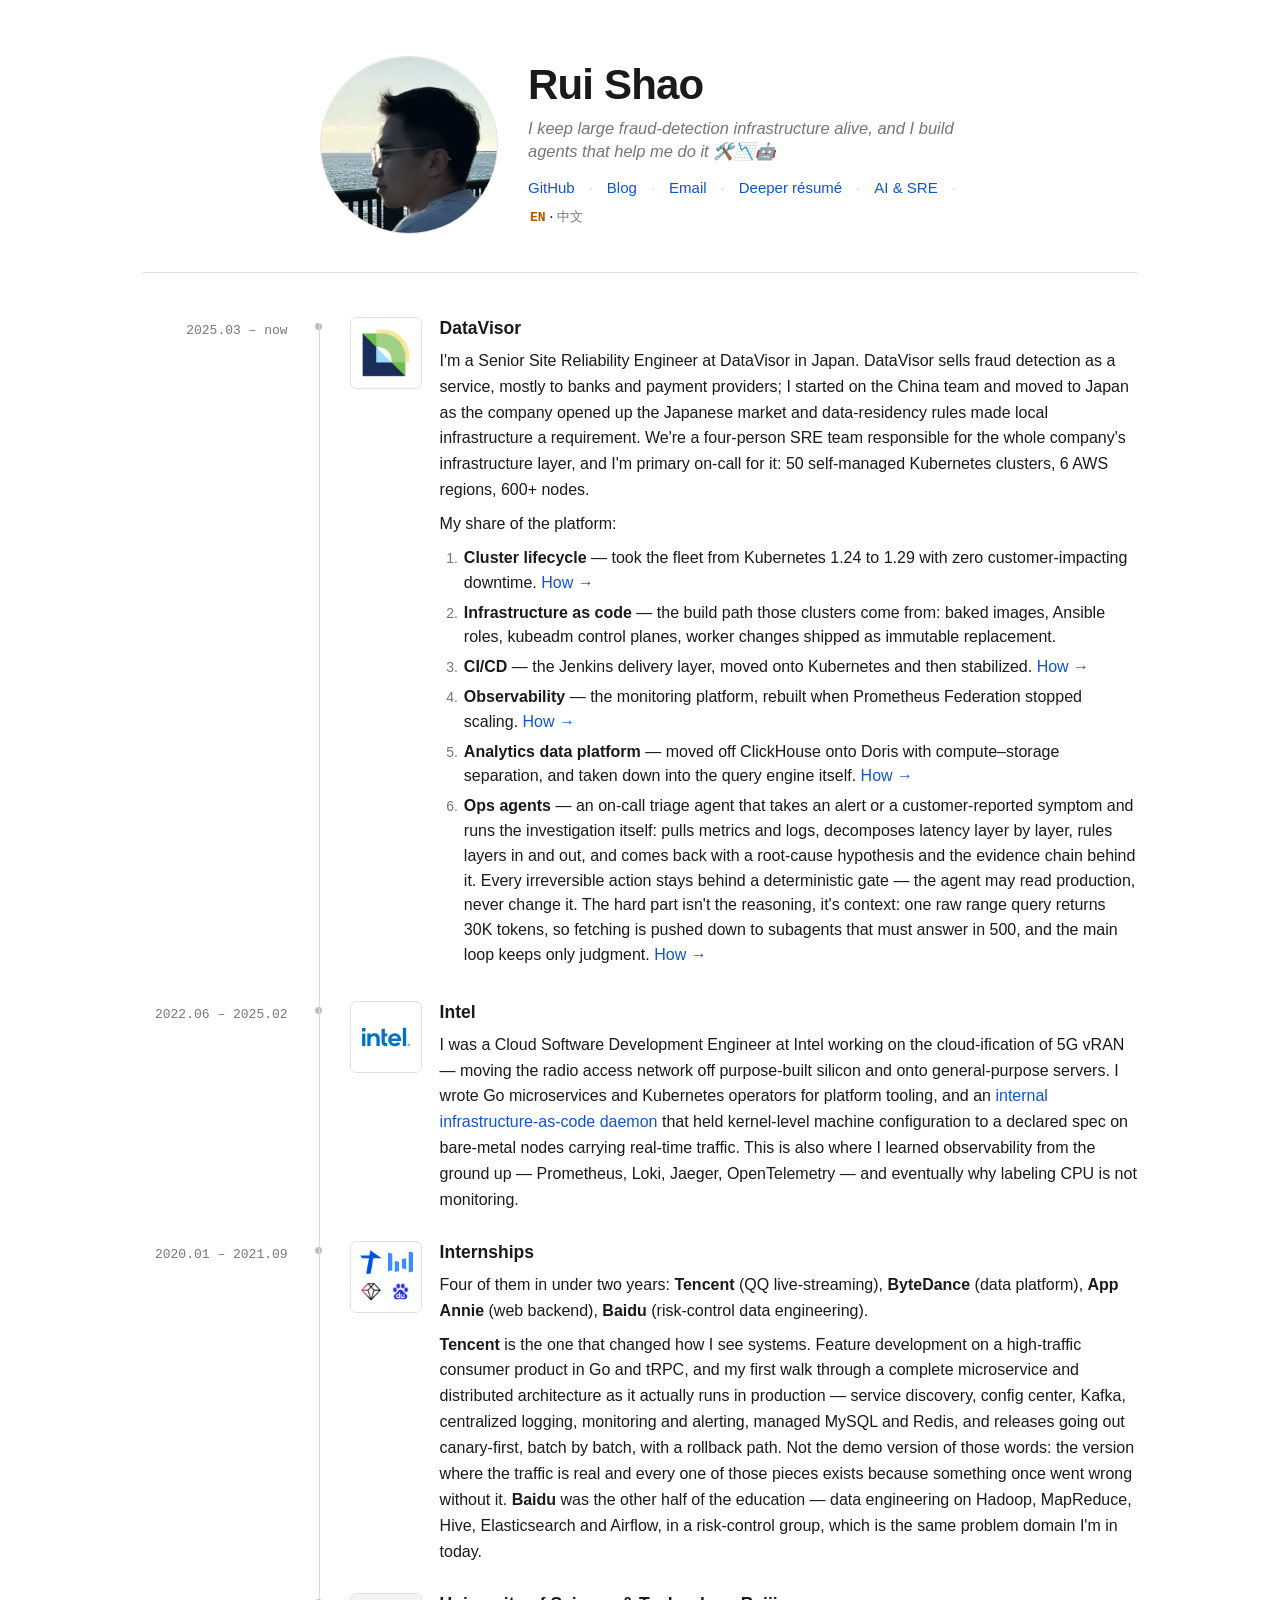
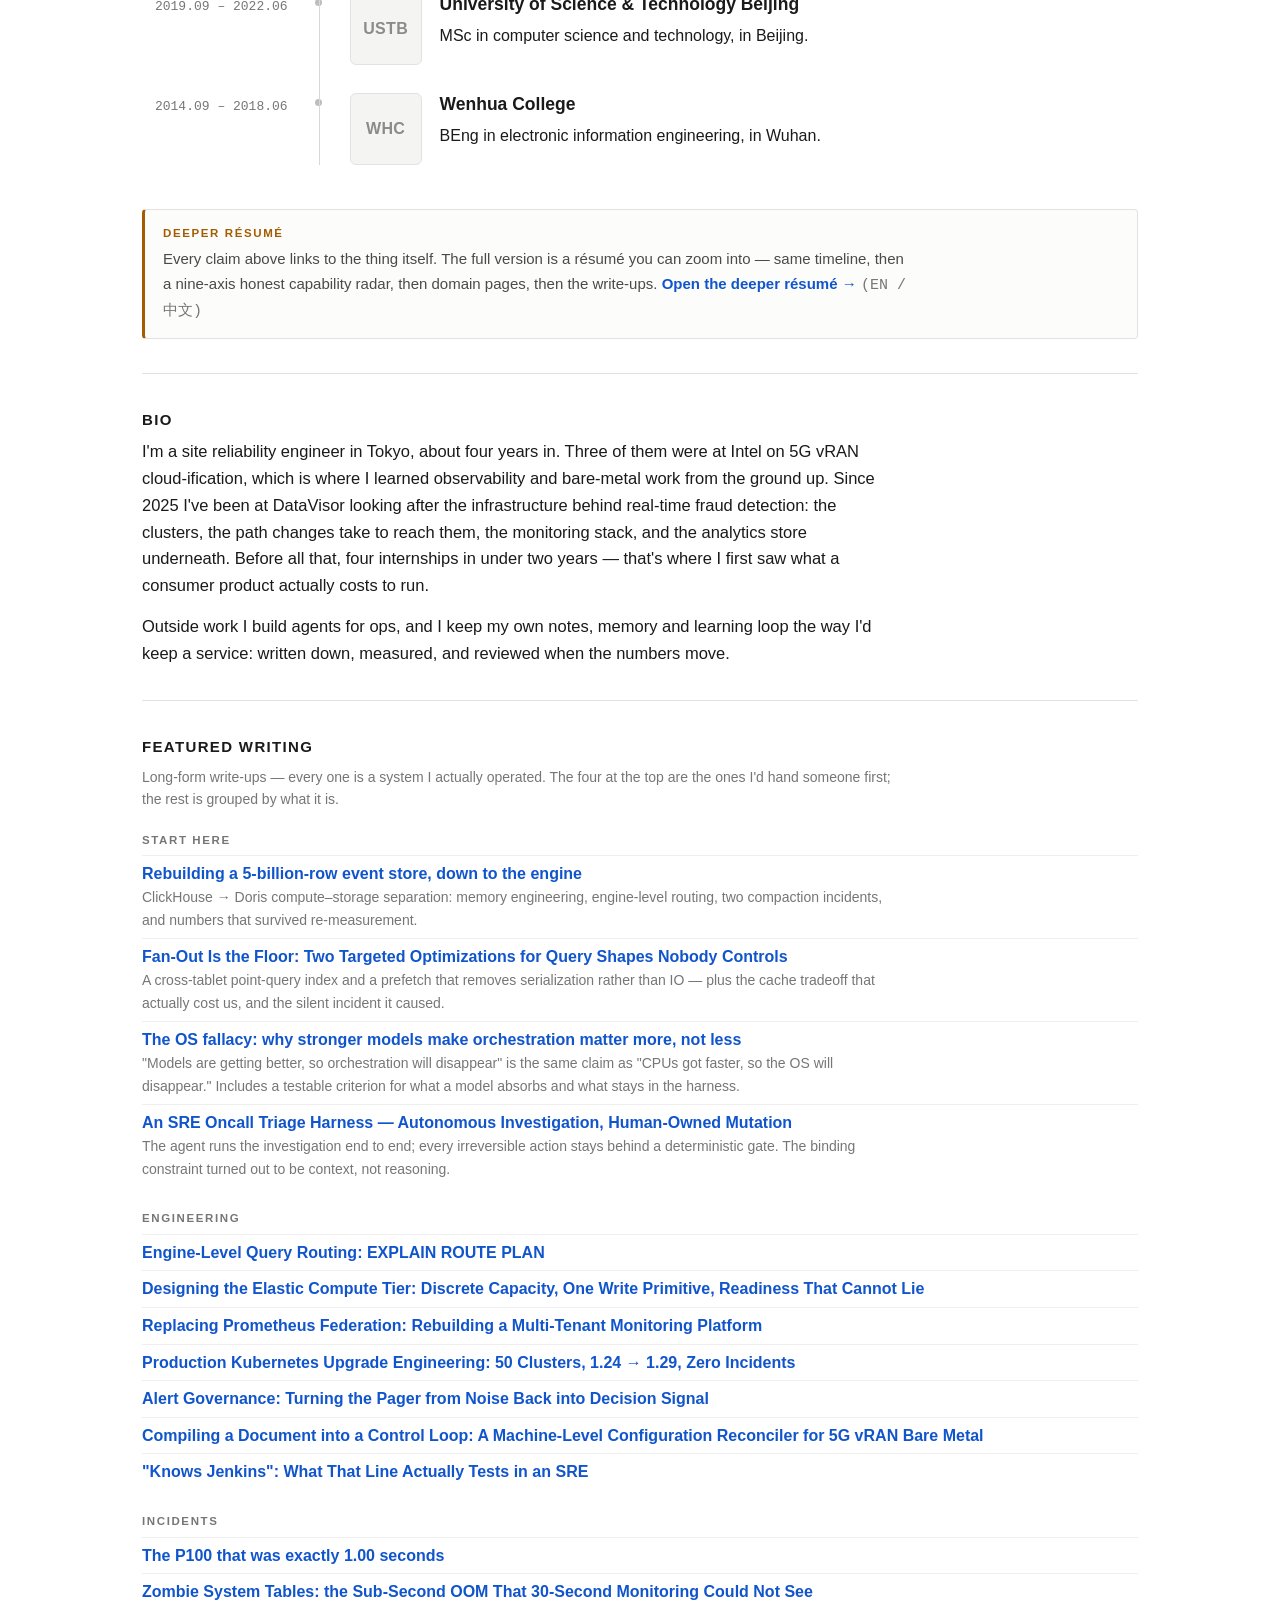
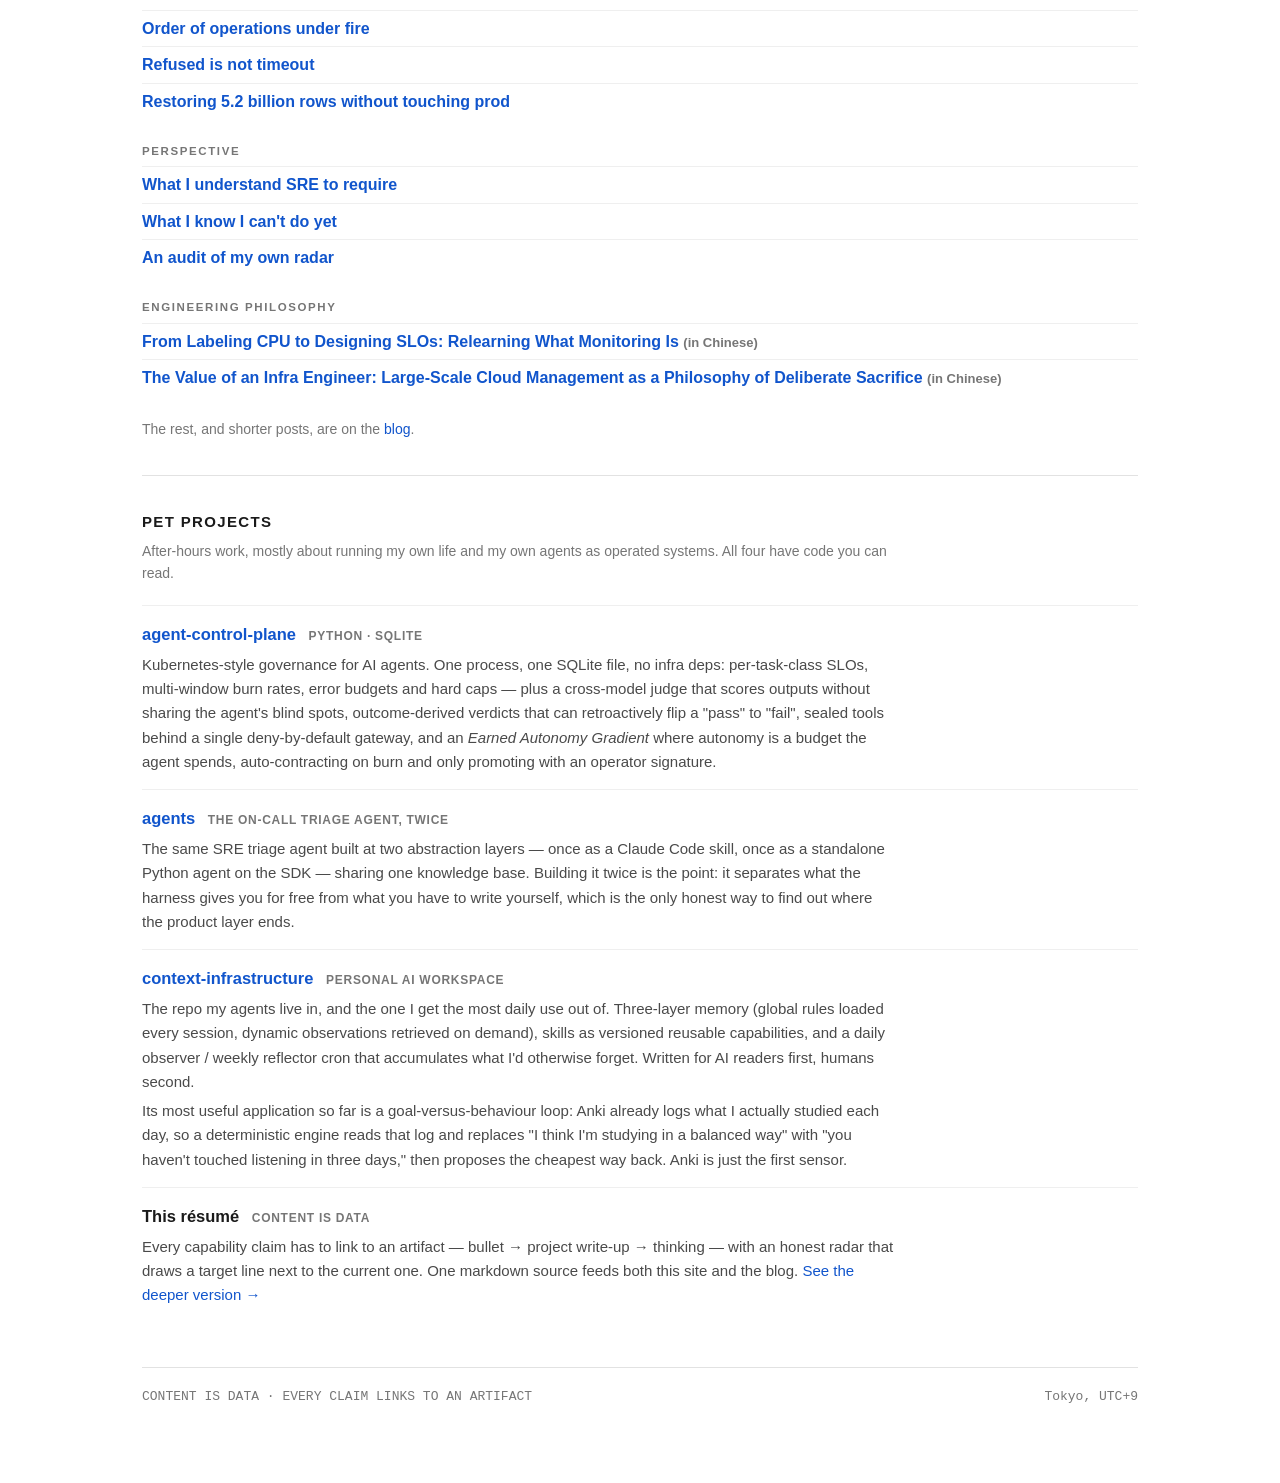
<file: adhoc_jobs/dynamic_resume_site/site/index.html>
<!doctype html>
<html lang="en">
<head>
<meta charset="utf-8">
<meta name="viewport" content="width=device-width, initial-scale=1">
<title>Rui Shao</title>
<meta name="description" content="Rui Shao — Site Reliability Engineer in Tokyo. Fraud-detection infrastructure, storage engines, and agent systems for ops.">
<link rel="icon" href="data:image/svg+xml,<svg xmlns='http://www.w3.org/2000/svg' viewBox='0 0 32 32'><rect width='32' height='32' rx='6' fill='%23fff' stroke='%23ddd'/><text x='16' y='22' font-size='15' font-family='Helvetica,sans-serif' font-weight='bold' fill='%23555' text-anchor='middle'>RS</text></svg>">
<style>
  /* Deliberately white, single-column, no framework. */
  :root{
    --ink:#1a1a1a; --soft:#4a4a4a; --muted:#767676;
    --line:#e2e2e2; --line-soft:#efefef;
    --link:#1155cc; --accent:#a35c00;
    --tile:#f4f4f2;
  }
  *{box-sizing:border-box}
  html{-webkit-text-size-adjust:100%}
  body{
    margin:0; background:#fff; color:var(--ink);
    font-family:-apple-system,"Helvetica Neue","Segoe UI","PingFang SC","Hiragino Sans GB",Roboto,ui-sans-serif,sans-serif;
    font-size:16.5px; line-height:1.62; -webkit-font-smoothing:antialiased;
  }
  .page{max-width:66rem;margin:0 auto;padding:clamp(28px,5vw,48px) clamp(18px,4vw,30px) 80px}
  .narrow{max-width:52rem}
  a{color:var(--link);text-decoration:none}
  a:hover{text-decoration:underline}
  hr{border:0;border-top:1px solid var(--line);margin:34px 0}
  .mono{font-family:"SF Mono",ui-monospace,Menlo,Consolas,monospace;font-variant-numeric:tabular-nums}

  /* ---------- header (centered, karpathy-style) ---------- */
  header{display:flex;gap:clamp(18px,3vw,30px);align-items:center;justify-content:center;flex-wrap:wrap;padding:8px 0 4px}
  .avatar{
    width:clamp(130px,17vw,178px);aspect-ratio:1;border-radius:50%;flex-shrink:0;overflow:hidden;
    background:var(--tile);border:1px solid var(--line);
    display:flex;align-items:center;justify-content:center;
  }
  .avatar img{width:100%;height:100%;object-fit:cover;display:block}
  .avatar .initials{font-size:clamp(40px,5vw,56px);font-weight:600;letter-spacing:.02em;color:#9a9a9a}
  .who{max-width:27rem}
  h1{font-size:clamp(30px,4.2vw,42px);font-weight:600;letter-spacing:-.02em;margin:0 0 8px;line-height:1.1}
  .tagline{margin:0 0 12px;color:var(--muted);font-size:16.5px;font-style:italic;line-height:1.45}
  .links{display:flex;flex-wrap:wrap;gap:6px 14px;font-size:15px}
  .links .sep{color:#ccc}

  /* ---------- section headings ---------- */
  h2{
    font-size:15px;font-weight:700;letter-spacing:.09em;text-transform:uppercase;
    margin:0 0 6px;
  }
  .hint{margin:0 0 20px;font-size:14px;color:var(--muted)}

  /* ---------- timeline (rail + dots + logo tiles) ---------- */
  .tl{--rail:calc(9.1rem + 31px);position:relative;display:flex;flex-direction:column}
  .tl::before{content:"";position:absolute;left:var(--rail);top:16px;bottom:18px;width:1px;background:#d8d8d8}
  .row{
    display:grid;grid-template-columns:9.1rem 26px 72px minmax(0,1fr);gap:0 18px;
    padding:10px 0 18px;align-items:start;
  }
  .when{font-size:13px;color:var(--muted);text-align:right;padding-top:3px;white-space:nowrap}
  .dot{display:flex;justify-content:center;padding-top:6px}
  .dot i{width:7px;height:7px;border-radius:50%;background:#bdbdbd;box-shadow:0 0 0 3.5px #fff;display:block}
  .tile{
    width:72px;height:72px;border-radius:6px;background:var(--tile);border:1px solid var(--line);
    display:flex;align-items:center;justify-content:center;
    font-size:23px;font-weight:650;color:#8b8b8b;letter-spacing:.01em;overflow:hidden;
  }
  .tile img{width:100%;height:100%;object-fit:contain;display:block}
  .tile.logo{padding:11px;background:#fff}
  .tile.quad{display:grid;grid-template-columns:1fr 1fr;grid-template-rows:1fr 1fr;gap:5px;padding:8px;background:#fff}
  .tile.quad img{width:100%;height:100%;object-fit:contain}
  .tile.txt{font-size:16px;font-weight:620;letter-spacing:.02em}
  .what .h{font-size:17.5px;font-weight:650;line-height:1.3}
  .what .role{font-size:14.5px;color:var(--soft);margin-top:2px}
  .what p{margin:8px 0 0;font-size:16px;color:var(--ink)}
  .what .fine{font-size:15px;color:var(--soft)}
  .what ol{margin:9px 0 0;padding-left:1.35em;max-width:47rem}
  .what ol li{font-size:16px;line-height:1.55;margin:0 0 5px;padding-left:2px}
  .what ol li::marker{color:var(--muted);font-size:14px}
  .what ol li b{font-weight:640}
  @media(max-width:760px){
    .tl::before{display:none}
    .row{grid-template-columns:56px minmax(0,1fr);gap:0 14px;padding-bottom:22px}
    .when{grid-column:1/-1;text-align:left;padding:0 0 8px}
    .dot{display:none}
    .tile{width:56px;height:56px;font-size:18px}
  }

  /* ---------- callout ---------- */
  .callout{
    border:1px solid var(--line);border-left:3px solid var(--accent);border-radius:4px;
    padding:14px 18px;margin:26px 0 0;background:#fcfcfb;
  }
  .callout .k{font-size:11.5px;letter-spacing:.14em;text-transform:uppercase;color:var(--accent);font-weight:700}
  .callout p{margin:5px 0 0;font-size:15px;color:var(--soft)}
  .callout a{font-weight:600}

  /* Prose keeps a readable measure even though the page is wide. */
  .bio p,.hint,.w .d,.proj p,.callout p,.what p,.what .fine{max-width:47rem}

  /* ---------- bio ---------- */
  .bio p{margin:0 0 14px;font-size:16.5px}
  .bio p:last-child{margin-bottom:0}

  /* ---------- writing ---------- */
  .glist{margin:0 0 22px}
  .glist:last-child{margin-bottom:0}
  .glabel{font-size:11.5px;letter-spacing:.14em;text-transform:uppercase;color:var(--muted);font-weight:700;margin-bottom:6px}
  .w{padding:7px 0;border-top:1px solid var(--line-soft)}
  .w:first-of-type{border-top:0}
  .w .t{font-size:16px;font-weight:560;line-height:1.35}
  .w .d{font-size:14px;color:var(--muted);margin-top:1px}

  /* ---------- projects ---------- */
  .proj{padding:15px 0;border-top:1px solid var(--line-soft)}
  .proj:first-of-type{border-top:0}
  .proj .n{font-size:16.5px;font-weight:650}
  .proj .n .tag{font-size:12px;font-weight:600;color:var(--muted);letter-spacing:.06em;text-transform:uppercase;margin-left:8px}
  .proj p{margin:5px 0 0;font-size:15px;color:var(--soft)}

  footer{margin-top:44px;padding-top:18px;border-top:1px solid var(--line);font-size:13px;color:var(--muted);display:flex;justify-content:space-between;gap:14px;flex-wrap:wrap}

  /* ---------- bilingual: hide the inactive language ---------- */
  :root[data-lang="en"] [data-l="cn"]{display:none}
  :root[data-lang="cn"] [data-l="en"]{display:none}
  .lang-switch{font-family:"SF Mono",ui-monospace,Menlo,Consolas,monospace;font-size:13px}
  .lang-switch a{color:var(--muted);text-decoration:none;padding:1px 2px}
  .lang-switch a.on{color:var(--accent);font-weight:700}
  .lang-switch a:hover{text-decoration:underline}
</style>
</head>
<body>
<div class="page">

<header>
  <!-- To use a real photo: drop me.jpg next to this file; it replaces the monogram automatically. -->
  <div class="avatar">
    <img src="me.jpg" alt="Rui Shao" onerror="this.remove()" onload="this.nextElementSibling&&this.nextElementSibling.remove()">
    <span class="initials">RS</span>
  </div>
  <div class="who">
    <h1>Rui Shao</h1>
    <p class="tagline" data-l="en">I keep large fraud-detection infrastructure alive, and I build agents that help me do it 🛠️📉🤖</p>
    <p class="tagline" data-l="cn">我让大规模反欺诈基础设施活着，并且造 agent 来帮我干这件事 🛠️📉🤖</p>
    <div class="links">
      <a href="https://github.com/shaorui0">GitHub</a><span class="sep">·</span>
      <a href="https://shaorui0.github.io/tech-en/" data-l="en">Blog</a><a href="https://shaorui0.github.io/tech/" data-l="cn">博客</a><span class="sep">·</span>
      <a href="mailto:sr1054461216@gmail.com" data-l="en">Email</a><a href="mailto:sr1054461216@gmail.com" data-l="cn">邮箱</a><span class="sep">·</span>
      <a href="deep.html" data-l="en">Deeper résumé</a><a href="deep.html" data-l="cn">深度简历</a><span class="sep">·</span>
      <a href="https://shaorui0.github.io/tech-en/2026/08/03/2026-08-03_sre-in-the-age-of-ai-agents_en/" data-l="en" target="_blank" rel="noopener">AI &amp; SRE</a><a href="https://shaorui0.github.io/tech/2026/08/03/2026-08-03_sre-in-the-age-of-ai-agents_zh/" data-l="cn" target="_blank" rel="noopener">AI 与 SRE</a><span class="sep">·</span>
      <span class="lang-switch"><a href="#/en">EN</a>·<a href="#/cn">中文</a></span>
    </div>
  </div>
</header>

<div data-l="en">

<hr>

<!-- ===================== TIMELINE / RESUME TREE ===================== -->
<section class="tl">

  <div class="row">
    <div class="when mono">2025.03 – now</div>
    <div class="dot"><i></i></div>
    <!-- Optional real logo: drop logo-datavisor.png (72×72) next to this file; it replaces the monogram. -->
    <div class="tile logo"><img src="logo-datavisor.png" alt="" onerror="this.remove()" onload="this.nextElementSibling&&this.nextElementSibling.remove()"><span>DV</span></div>
    <div class="what">
      <div class="h">DataVisor</div>
      <p>I'm a Senior Site Reliability Engineer at DataVisor in Japan. DataVisor sells fraud detection as a service,
      mostly to banks and payment providers; I started on the China team and moved to Japan as the company opened up
      the Japanese market and data-residency rules made local infrastructure a requirement. We're a four-person SRE
      team responsible for the whole company's infrastructure layer, and I'm primary on-call for it: 50 self-managed
      Kubernetes clusters, 6 AWS regions, 600+ nodes.</p>
      <p>My share of the platform:</p>
      <ol>
        <li><b>Cluster lifecycle</b> — took the fleet from Kubernetes 1.24 to 1.29 with zero customer-impacting
          downtime. <a href="https://shaorui0.github.io/tech-en/2026/08/03/2026-08-03_kubernetes-upgrade-engineering_en/" target="_blank" rel="noopener">How →</a></li>
        <li><b>Infrastructure as code</b> — the build path those clusters come from: baked images, Ansible roles,
          kubeadm control planes, worker changes shipped as immutable replacement.</li>
        <li><b>CI/CD</b> — the Jenkins delivery layer, moved onto Kubernetes and then stabilized.
          <a href="https://shaorui0.github.io/tech-en/2026/08/03/2026-08-03_what-knows-jenkins-actually-tests_en/" target="_blank" rel="noopener">How →</a></li>
        <li><b>Observability</b> — the monitoring platform, rebuilt when Prometheus Federation stopped scaling.
          <a href="https://shaorui0.github.io/tech-en/2026/08/03/2026-08-03_replacing-prometheus-federation_en/" target="_blank" rel="noopener">How →</a></li>
        <li><b>Analytics data platform</b> — moved off ClickHouse onto Doris with compute–storage separation, and
          taken down into the query engine itself. <a href="https://shaorui0.github.io/tech-en/2026/08/03/2026-08-03_rebuilding-a-5b-row-event-store_en/" target="_blank" rel="noopener">How →</a></li>
        <li><b>Ops agents</b> — an on-call triage agent that takes an alert or a customer-reported symptom and runs
          the investigation itself: pulls metrics and logs, decomposes latency layer by layer, rules layers in and
          out, and comes back with a root-cause hypothesis and the evidence chain behind it. Every irreversible
          action stays behind a deterministic gate — the agent may read production, never change it. The hard part
          isn't the reasoning, it's context: one raw range query returns 30K tokens, so fetching is pushed down to
          subagents that must answer in 500, and the main loop keeps only judgment.
          <a href="https://shaorui0.github.io/tech-en/2026/08/03/2026-08-03_sre-oncall-triage-harness_en/" target="_blank" rel="noopener">How →</a></li>
      </ol>
    </div>
  </div>

  <div class="row">
    <div class="when mono">2022.06 – 2025.02</div>
    <div class="dot"><i></i></div>
    <div class="tile logo"><img src="logo-intel.svg" alt="" onerror="this.remove()" onload="this.nextElementSibling&&this.nextElementSibling.remove()"><span>in</span></div>
    <div class="what">
      <div class="h">Intel</div>
      <p>I was a Cloud Software Development Engineer at Intel working on the cloud-ification of 5G vRAN — moving the
      radio access network off purpose-built silicon and onto general-purpose servers. I wrote Go microservices and
      Kubernetes operators for platform tooling, and an
      <a href="https://shaorui0.github.io/tech-en/2026/08/03/2026-08-03_compiling-a-document-into-a-control-loop_en/" target="_blank" rel="noopener">internal infrastructure-as-code daemon</a> that held kernel-level machine
      configuration to a declared spec on bare-metal nodes carrying real-time traffic. This is also where I learned
      observability from the ground up — Prometheus, Loki, Jaeger, OpenTelemetry — and eventually why labeling CPU
      is not monitoring.</p>
    </div>
  </div>

  <div class="row">
    <div class="when mono">2020.01 – 2021.09</div>
    <div class="dot"><i></i></div>
    <div class="tile quad" title="Tencent · ByteDance · App Annie · Baidu"><img src="logo-tencent.png" alt="Tencent"><img src="logo-bytedance.svg" alt="ByteDance"><img src="logo-appannie.png" alt="App Annie"><img src="logo-baidu.png" alt="Baidu"></div>
    <div class="what">
      <div class="h">Internships</div>
      <p>Four of them in under two years: <b>Tencent</b> (QQ live-streaming), <b>ByteDance</b> (data platform),
      <b>App Annie</b> (web backend), <b>Baidu</b> (risk-control data engineering).</p>
      <p><b>Tencent</b> is the one that changed how I see systems. Feature development on a high-traffic consumer product
      in Go and tRPC, and my first walk through a complete microservice and distributed architecture as it actually
      runs in production — service discovery, config center, Kafka, centralized logging, monitoring and alerting,
      managed MySQL and Redis, and releases going out canary-first, batch by batch, with a rollback path. Not the
      demo version of those words: the version where the traffic is real and every one of those pieces exists
      because something once went wrong without it. <b>Baidu</b> was the other half of the education — data engineering
      on Hadoop, MapReduce, Hive, Elasticsearch and Airflow, in a risk-control group, which is the same problem
      domain I'm in today.</p>
    </div>
  </div>

  <div class="row">
    <div class="when mono">2019.09 – 2022.06</div>
    <div class="dot"><i></i></div>
    <div class="tile txt">USTB</div>
    <div class="what">
      <div class="h">University of Science &amp; Technology Beijing</div>
      <p>MSc in computer science and technology, in Beijing.</p>
    </div>
  </div>

  <div class="row">
    <div class="when mono">2014.09 – 2018.06</div>
    <div class="dot"><i></i></div>
    <div class="tile txt">WHC</div>
    <div class="what">
      <div class="h">Wenhua College</div>
      <p>BEng in electronic information engineering, in Wuhan.</p>
    </div>
  </div>

</section>

<div class="callout">
  <div class="k">Deeper résumé</div>
  <p>Every claim above links to the thing itself. The full version is a résumé you can zoom into —
  same timeline, then a nine-axis honest capability radar, then domain pages, then the write-ups.
  <a href="deep.html">Open the deeper résumé →</a> <span class="mono" style="color:var(--muted)">(EN / 中文)</span></p>
</div>

<hr>

<!-- ===================== BIO ===================== -->
<h2>Bio</h2>
<div class="bio">
  <p>I'm a site reliability engineer in Tokyo, about four years in. Three of them were at Intel on 5G vRAN
  cloud-ification, which is where I learned observability and bare-metal work from the ground up. Since 2025 I've
  been at DataVisor looking after the infrastructure behind real-time fraud detection: the clusters, the path
  changes take to reach them, the monitoring stack, and the analytics store underneath. Before all that, four
  internships in under two years — that's where I first saw what a consumer product actually costs to run.</p>
  <p>Outside work I build agents for ops, and I keep my own notes, memory and learning loop the way I'd keep a
  service: written down, measured, and reviewed when the numbers move.</p>
</div>

<hr>

<!-- ===================== FEATURED WRITING ===================== -->
<h2>Featured writing</h2>
<p class="hint">Long-form write-ups — every one is a system I actually operated. The four at the top are the ones I'd hand someone first; the rest is grouped by what it is.</p>

<div class="glist">
  <div class="glabel">Start here</div>
  <div class="w"><div class="t"><a href="https://shaorui0.github.io/tech-en/2026/08/03/2026-08-03_rebuilding-a-5b-row-event-store_en/" target="_blank" rel="noopener">Rebuilding a 5-billion-row event store, down to the engine</a></div>
    <div class="d">ClickHouse → Doris compute–storage separation: memory engineering, engine-level routing, two compaction incidents, and numbers that survived re-measurement.</div></div>
  <div class="w"><div class="t"><a href="https://shaorui0.github.io/tech-en/2026/08/03/2026-08-03_fan-out-is-the-floor_en/" target="_blank" rel="noopener">Fan-Out Is the Floor: Two Targeted Optimizations for Query Shapes Nobody Controls</a></div>
    <div class="d">A cross-tablet point-query index and a prefetch that removes serialization rather than IO — plus the cache tradeoff that actually cost us, and the silent incident it caused.</div></div>
  <div class="w"><div class="t"><a href="https://shaorui0.github.io/tech-en/2026/08/03/2026-08-03_the-os-fallacy_en/" target="_blank" rel="noopener">The OS fallacy: why stronger models make orchestration matter more, not less</a></div>
    <div class="d">"Models are getting better, so orchestration will disappear" is the same claim as "CPUs got faster, so the OS will disappear." Includes a testable criterion for what a model absorbs and what stays in the harness.</div></div>
  <div class="w"><div class="t"><a href="https://shaorui0.github.io/tech-en/2026/08/03/2026-08-03_sre-oncall-triage-harness_en/" target="_blank" rel="noopener">An SRE Oncall Triage Harness — Autonomous Investigation, Human-Owned Mutation</a></div>
    <div class="d">The agent runs the investigation end to end; every irreversible action stays behind a deterministic gate. The binding constraint turned out to be context, not reasoning.</div></div>
</div>

<div class="glist">
  <div class="glabel">Engineering</div>
  <div class="w"><div class="t"><a href="https://shaorui0.github.io/tech-en/2026/08/03/2026-08-03_engine-level-query-routing_en/" target="_blank" rel="noopener">Engine-Level Query Routing: EXPLAIN ROUTE PLAN</a></div></div>
  <div class="w"><div class="t"><a href="https://shaorui0.github.io/tech-en/2026/08/03/2026-08-03_designing-the-elastic-compute-tier_en/" target="_blank" rel="noopener">Designing the Elastic Compute Tier: Discrete Capacity, One Write Primitive, Readiness That Cannot Lie</a></div></div>
  <div class="w"><div class="t"><a href="https://shaorui0.github.io/tech-en/2026/08/03/2026-08-03_replacing-prometheus-federation_en/" target="_blank" rel="noopener">Replacing Prometheus Federation: Rebuilding a Multi-Tenant Monitoring Platform</a></div></div>
  <div class="w"><div class="t"><a href="https://shaorui0.github.io/tech-en/2026/08/03/2026-08-03_kubernetes-upgrade-engineering_en/" target="_blank" rel="noopener">Production Kubernetes Upgrade Engineering: 50 Clusters, 1.24 → 1.29, Zero Incidents</a></div></div>
  <div class="w"><div class="t"><a href="https://shaorui0.github.io/tech-en/2026/08/03/2026-08-03_alert-governance_en/" target="_blank" rel="noopener">Alert Governance: Turning the Pager from Noise Back into Decision Signal</a></div></div>
  <div class="w"><div class="t"><a href="https://shaorui0.github.io/tech-en/2026/08/03/2026-08-03_compiling-a-document-into-a-control-loop_en/" target="_blank" rel="noopener">Compiling a Document into a Control Loop: A Machine-Level Configuration Reconciler for 5G vRAN Bare Metal</a></div></div>
  <div class="w"><div class="t"><a href="https://shaorui0.github.io/tech-en/2026/08/03/2026-08-03_what-knows-jenkins-actually-tests_en/" target="_blank" rel="noopener">"Knows Jenkins": What That Line Actually Tests in an SRE</a></div></div>
</div>

<div class="glist">
  <div class="glabel">Incidents</div>
  <div class="w"><div class="t"><a href="https://shaorui0.github.io/tech-en/2026/08/03/2026-08-03_the-p100-that-was-exactly-one-second_en/" target="_blank" rel="noopener">The P100 that was exactly 1.00 seconds</a></div></div>
  <div class="w"><div class="t"><a href="https://shaorui0.github.io/tech-en/2026/08/03/2026-08-03_zombie-system-tables-subsecond-oom_en/" target="_blank" rel="noopener">Zombie System Tables: the Sub-Second OOM That 30-Second Monitoring Could Not See</a></div></div>
  <div class="w"><div class="t"><a href="https://shaorui0.github.io/tech-en/2026/08/03/2026-08-03_order-of-operations-under-fire_en/" target="_blank" rel="noopener">Order of operations under fire</a></div></div>
  <div class="w"><div class="t"><a href="https://shaorui0.github.io/tech-en/2026/08/03/2026-08-03_refused-is-not-timeout_en/" target="_blank" rel="noopener">Refused is not timeout</a></div></div>
  <div class="w"><div class="t"><a href="https://shaorui0.github.io/tech-en/2026/08/03/2026-08-03_restoring-5b-rows-without-touching-prod_en/" target="_blank" rel="noopener">Restoring 5.2 billion rows without touching prod</a></div></div>
</div>

<div class="glist">
  <div class="glabel">Perspective</div>
  <div class="w"><div class="t"><a href="https://shaorui0.github.io/tech-en/2026/08/03/2026-08-03_what-i-understand-sre-to-require_en/" target="_blank" rel="noopener">What I understand SRE to require</a></div></div>
  <div class="w"><div class="t"><a href="https://shaorui0.github.io/tech-en/2026/08/03/2026-08-03_what-i-know-i-cant-do-yet_en/" target="_blank" rel="noopener">What I know I can't do yet</a></div></div>
  <div class="w"><div class="t"><a href="https://shaorui0.github.io/tech-en/2026/08/03/2026-08-03_an-audit-of-my-own-radar_en/" target="_blank" rel="noopener">An audit of my own radar</a></div></div>
</div>

<div class="glist">
  <div class="glabel">Engineering philosophy</div>
  <div class="w"><div class="t"><a href="https://shaorui0.github.io/tech/2026/07/20/2026-07-20_slo-top-down-monitoring_zh/" target="_blank" rel="noopener">From Labeling CPU to Designing SLOs: Relearning What Monitoring Is</a> <span style="color:var(--muted);font-size:13px">(in Chinese)</span></div></div>
  <div class="w"><div class="t"><a href="https://shaorui0.github.io/tech/2026/07/20/2026-07-20_infra-engineer-value-cloud-philosophy_zh/" target="_blank" rel="noopener">The Value of an Infra Engineer: Large-Scale Cloud Management as a Philosophy of Deliberate Sacrifice</a> <span style="color:var(--muted);font-size:13px">(in Chinese)</span></div></div>
</div>

<p class="hint" style="margin-top:18px">The rest, and shorter posts, are on the <a href="https://shaorui0.github.io/tech-en/" target="_blank" rel="noopener">blog</a>.</p>

<hr>

<!-- ===================== PET PROJECTS ===================== -->
<h2>Pet projects</h2>
<p class="hint">After-hours work, mostly about running my own life and my own agents as operated systems. All four have code you can read.</p>

<div class="proj">
  <div class="n"><a href="https://github.com/shaorui0/agent-control-plane" target="_blank" rel="noopener">agent-control-plane</a> <span class="tag">Python · SQLite</span></div>
  <p>Kubernetes-style governance for AI agents. One process, one SQLite file, no infra deps: per-task-class SLOs,
  multi-window burn rates, error budgets and hard caps — plus a cross-model judge that scores outputs without sharing
  the agent's blind spots, outcome-derived verdicts that can retroactively flip a "pass" to "fail", sealed tools behind
  a single deny-by-default gateway, and an <i>Earned Autonomy Gradient</i> where autonomy is a budget the agent spends,
  auto-contracting on burn and only promoting with an operator signature.</p>
</div>

<div class="proj">
  <div class="n"><a href="https://github.com/shaorui0/agents" target="_blank" rel="noopener">agents</a> <span class="tag">the on-call triage agent, twice</span></div>
  <p>The same SRE triage agent built at two abstraction layers — once as a Claude Code skill, once as a standalone
  Python agent on the SDK — sharing one knowledge base. Building it twice is the point: it separates what the harness
  gives you for free from what you have to write yourself, which is the only honest way to find out where the
  product layer ends.</p>
</div>

<div class="proj">
  <div class="n"><a href="https://github.com/shaorui0/context-infrastructure" target="_blank" rel="noopener">context-infrastructure</a> <span class="tag">personal AI workspace</span></div>
  <p>The repo my agents live in, and the one I get the most daily use out of. Three-layer memory (global rules loaded
  every session, dynamic observations retrieved on demand), skills as versioned reusable capabilities, and a daily
  observer / weekly reflector cron that accumulates what I'd otherwise forget. Written for AI readers first, humans
  second.</p>
  <p>Its most useful application so far is a goal-versus-behaviour loop: Anki already logs what I actually studied
  each day, so a deterministic engine reads that log and replaces "I think I'm studying in a balanced way" with
  "you haven't touched listening in three days," then proposes the cheapest way back. Anki is just the first sensor.</p>
</div>

<div class="proj">
  <div class="n">This résumé <span class="tag">content is data</span></div>
  <p>Every capability claim has to link to an artifact — bullet → project write-up → thinking — with an honest radar
  that draws a target line next to the current one. One markdown source feeds both this site and the blog.
  <a href="deep.html">See the deeper version →</a></p>
</div>

<footer>
  <span class="mono">CONTENT IS DATA · EVERY CLAIM LINKS TO AN ARTIFACT</span>
  <span class="mono">Tokyo, UTC+9</span>
</footer>
</div><!-- /en -->

<div data-l="cn">

<hr>

<!-- ===================== 时间线 ===================== -->
<section class="tl">

  <div class="row">
    <div class="when mono">2025.03 – 现在</div>
    <div class="dot"><i></i></div>
    <div class="tile logo"><img src="logo-datavisor.png" alt="" onerror="this.remove()" onload="this.nextElementSibling&&this.nextElementSibling.remove()"><span>DV</span></div>
    <div class="what">
      <div class="h">DataVisor</div>
      <p>我是 DataVisor 日本的高级 SRE。公司做的是以 SaaS 形式交付的欺诈检测，客户主要是银行和支付机构；我从中国团队起步，随着公司开拓日本市场、数据合规要求基础设施必须本地化而转到日本。四人 SRE 团队负责全公司的基础设施层，而我是它的 primary on-call：50 个自管理 Kubernetes 集群、6 个 AWS region、600+ 节点。</p>
      <p>我负责的部分：</p>
      <ol>
        <li><b>集群生命周期</b> —— 把整个 fleet 从 Kubernetes 1.24 推到 1.29，零客户可感知停机。
          <a href="https://shaorui0.github.io/tech/2026/08/03/2026-08-03_kubernetes-upgrade-engineering_zh/" target="_blank" rel="noopener">怎么做的 →</a></li>
        <li><b>基础设施即代码</b> —— 这些集群是怎么造出来的：镜像烘焙、Ansible role、kubeadm 控制面，worker 变更走不可变替换。</li>
        <li><b>CI/CD</b> —— Jenkins 交付层，迁上 Kubernetes 之后再稳定化。
          <a href="https://shaorui0.github.io/tech/2026/08/03/2026-08-03_what-knows-jenkins-actually-tests_zh/" target="_blank" rel="noopener">怎么做的 →</a></li>
        <li><b>可观测性</b> —— Prometheus Federation 扛不住之后重建的监控平台。
          <a href="https://shaorui0.github.io/tech/2026/08/03/2026-08-03_replacing-prometheus-federation_zh/" target="_blank" rel="noopener">怎么做的 →</a></li>
        <li><b>分析数据平台</b> —— 从 ClickHouse 迁到 Doris 存算分离，并且一路做到查询引擎里面。
          <a href="https://shaorui0.github.io/tech/2026/08/03/2026-08-03_rebuilding-a-5b-row-event-store_zh/" target="_blank" rel="noopener">怎么做的 →</a></li>
        <li><b>Ops agent</b> —— 一个 on-call triage agent：接一条告警或一个客户报的现象，自己把调查跑完 —— 拉 metrics 和日志、逐层拆解延迟、逐层排除或坐实，最后带着根因假设和支撑它的证据链回来。所有不可逆动作都挡在确定性门禁之后：agent 可以读生产，永远不能改生产。难点不在推理，在上下文：一条 raw range query 就是 3 万 token，所以取数下沉给 subagent、必须用 500 token 之内答复，主循环只留判断。
          <a href="https://shaorui0.github.io/tech/2026/08/03/2026-08-03_sre-oncall-triage-harness_zh/" target="_blank" rel="noopener">怎么做的 →</a></li>
      </ol>
    </div>
  </div>

  <div class="row">
    <div class="when mono">2022.06 – 2025.02</div>
    <div class="dot"><i></i></div>
    <div class="tile logo"><img src="logo-intel.svg" alt="" onerror="this.remove()" onload="this.nextElementSibling&&this.nextElementSibling.remove()"><span>in</span></div>
    <div class="what">
      <div class="h">Intel</div>
      <p>我在 Intel 做云软件开发工程师，方向是 5G vRAN 的云化 —— 把无线接入网从专用芯片搬到通用服务器上。我写 Go 微服务和 Kubernetes operator 做平台工具，也写了一个<a href="https://shaorui0.github.io/tech/2026/08/03/2026-08-03_compiling-a-document-into-a-control-loop_zh/" target="_blank" rel="noopener">内部使用的基础设施即代码 daemon</a>，把内核级机器配置收敛到声明的 spec 上，跑在承载实时流量的裸机节点上。这里也是我从零学可观测性的地方 —— Prometheus、Loki、Jaeger、OpenTelemetry —— 以及最终想明白为什么「给 CPU 打标签」不叫监控。</p>
    </div>
  </div>

  <div class="row">
    <div class="when mono">2020.01 – 2021.09</div>
    <div class="dot"><i></i></div>
    <div class="tile quad" title="Tencent · ByteDance · App Annie · Baidu"><img src="logo-tencent.png" alt="Tencent"><img src="logo-bytedance.svg" alt="ByteDance"><img src="logo-appannie.png" alt="App Annie"><img src="logo-baidu.png" alt="Baidu"></div>
    <div class="what">
      <div class="h">实习</div>
      <p>不到两年里四段：<b>腾讯</b>（QQ 直播平台）、<b>字节跳动</b>（数据中台）、<b>App Annie</b>（Web 后端）、<b>百度</b>（风控数据开发）。</p>
      <p><b>腾讯</b>那段改变了我看系统的方式。在一个高流量 C 端产品上做业务开发，用 Go 和 tRPC，也第一次完整走过一套在生产里真实运转的微服务与分布式架构 —— 服务发现、配置中心、Kafka、集中式日志、监控告警、托管 MySQL 与 Redis，以及先灰度、再分批、留回滚路径的发布。不是这些词的 demo 版本，而是流量真实、每个部件都因为「缺了它出过事」才存在的那个版本。<b>百度</b>是这份教育的另一半 —— 在风控业务组做数据开发，Hadoop、MapReduce、Hive、Elasticsearch、Airflow，而风控正是我今天所在的同一个问题域。</p>
    </div>
  </div>

  <div class="row">
    <div class="when mono">2019.09 – 2022.06</div>
    <div class="dot"><i></i></div>
    <div class="tile txt">北科大</div>
    <div class="what">
      <div class="h">北京科技大学</div>
      <p>硕士，计算机科学与技术，北京。</p>
    </div>
  </div>

  <div class="row">
    <div class="when mono">2014.09 – 2018.06</div>
    <div class="dot"><i></i></div>
    <div class="tile txt">文华</div>
    <div class="what">
      <div class="h">文华学院</div>
      <p>本科，电子信息工程，武汉。</p>
    </div>
  </div>

</section>

<div class="callout">
  <div class="k">深度简历</div>
  <p>上面每一条声明都链接到它本身。完整版是一份可以逐层放大的简历 —— 同一条时间线，然后是九轴的诚实能力雷达，再是域页面，最后是长文。
  <a href="deep.html#/cn">打开深度简历 →</a> <span class="mono" style="color:var(--muted)">（EN / 中文）</span></p>
</div>

<hr>

<!-- ===================== Bio ===================== -->
<h2>关于我</h2>
<div class="bio">
  <p>我是一名在东京的 SRE，工作四年左右。前三年在 Intel 做 5G vRAN 云化，可观测性和裸机那一套是在那儿从零学的。2025 年起在
  DataVisor，负责实时反欺诈背后的基础设施：集群本身、变更到达集群的那条路径、监控栈，以及底下那个分析存储。再往前是不到两年里的四段实习 ——
  我第一次看清一个 C 端产品真正的运行成本，是在那时候。</p>
  <p>工作之外我做面向运维的 agent，也用运维一个服务的方式对待自己的笔记、记忆和学习：写下来、度量、数字变了就复盘。</p>
</div>

<hr>

<!-- ===================== FEATURED WRITING ===================== -->
<h2>精选文章</h2>
<p class="hint">长文 —— 每一篇背后都是我真正运维过的系统。最上面四篇是我会先递给别人看的；其余按性质分组。</p>

<div class="glist">
  <div class="glabel">先看这四篇</div>
  <div class="w"><div class="t"><a href="https://shaorui0.github.io/tech/2026/08/03/2026-08-03_rebuilding-a-5b-row-event-store_zh/" target="_blank" rel="noopener">重构一个 50 亿行的事件存储：一路做到引擎里</a></div>
    <div class="d">ClickHouse → Doris 存算分离：内存工程、引擎级路由、两次 compaction 事故，以及经受住重测的数字。</div></div>
  <div class="w"><div class="t"><a href="https://shaorui0.github.io/tech/2026/08/03/2026-08-03_fan-out-is-the-floor_zh/" target="_blank" rel="noopener">扇出是地板：两个针对「没人能控制的查询形态」的定向优化</a></div>
    <div class="d">一个跨 tablet 点查索引，一个消掉串行化而不是消掉 IO 的预取 —— 外加我们真正付出的那个缓存代价，以及它造成的静默事故。</div></div>
  <div class="w"><div class="t"><a href="https://shaorui0.github.io/tech/2026/08/03/2026-08-03_the-os-fallacy_zh/" target="_blank" rel="noopener">「操作系统谬误」：为什么模型越强，orchestration 反而越重要</a></div>
    <div class="d">「模型变强所以 orchestration 会消失」等价于「CPU 变快所以操作系统会消失」。附一条可检验的判别式：什么会被模型吸收，什么会留在 harness。</div></div>
  <div class="w"><div class="t"><a href="https://shaorui0.github.io/tech/2026/08/03/2026-08-03_sre-oncall-triage-harness_zh/" target="_blank" rel="noopener">一个 SRE Oncall Triage Harness：agent 自主调查，mutation 主权归人</a></div>
    <div class="d">agent 端到端跑完调查，所有不可逆动作挡在确定性门禁之后。真正的硬约束是上下文，不是推理能力。</div></div>
</div>

<div class="glist">
  <div class="glabel">工程</div>
  <div class="w"><div class="t"><a href="https://shaorui0.github.io/tech/2026/08/03/2026-08-03_engine-level-query-routing_zh/" target="_blank" rel="noopener">引擎级查询路由：EXPLAIN ROUTE PLAN</a></div></div>
  <div class="w"><div class="t"><a href="https://shaorui0.github.io/tech/2026/08/03/2026-08-03_designing-the-elastic-compute-tier_zh/" target="_blank" rel="noopener">弹性计算层是怎么设计的：离散容量、一个写原语、不会骗人的 readiness</a></div></div>
  <div class="w"><div class="t"><a href="https://shaorui0.github.io/tech/2026/08/03/2026-08-03_replacing-prometheus-federation_zh/" target="_blank" rel="noopener">替换 Prometheus Federation：一个多租户监控平台的重建</a></div></div>
  <div class="w"><div class="t"><a href="https://shaorui0.github.io/tech/2026/08/03/2026-08-03_kubernetes-upgrade-engineering_zh/" target="_blank" rel="noopener">生产 Kubernetes 升级工程：50 集群，1.24 → 1.29，零事故</a></div></div>
  <div class="w"><div class="t"><a href="https://shaorui0.github.io/tech/2026/08/03/2026-08-03_alert-governance_zh/" target="_blank" rel="noopener">告警治理：把 pager 从噪声源治回决策信号</a></div></div>
  <div class="w"><div class="t"><a href="https://shaorui0.github.io/tech/2026/08/03/2026-08-03_compiling-a-document-into-a-control-loop_zh/" target="_blank" rel="noopener">把一份文档编译成 control loop：面向 5G vRAN 裸金属的 machine-level 配置收敛控制器</a></div></div>
  <div class="w"><div class="t"><a href="https://shaorui0.github.io/tech/2026/08/03/2026-08-03_what-knows-jenkins-actually-tests_zh/" target="_blank" rel="noopener">「SRE 熟悉 Jenkins」到底是什么能力</a></div></div>
</div>

<div class="glist">
  <div class="glabel">事故</div>
  <div class="w"><div class="t"><a href="https://shaorui0.github.io/tech/2026/08/03/2026-08-03_the-p100-that-was-exactly-one-second_zh/" target="_blank" rel="noopener">恰好 1.00 秒的 P100</a></div></div>
  <div class="w"><div class="t"><a href="https://shaorui0.github.io/tech/2026/08/03/2026-08-03_zombie-system-tables-subsecond-oom_zh/" target="_blank" rel="noopener">僵尸系统表：30 秒采集看不见的亚秒级 OOM</a></div></div>
  <div class="w"><div class="t"><a href="https://shaorui0.github.io/tech/2026/08/03/2026-08-03_order-of-operations-under-fire_zh/" target="_blank" rel="noopener">火线上的操作顺序</a></div></div>
  <div class="w"><div class="t"><a href="https://shaorui0.github.io/tech/2026/08/03/2026-08-03_refused-is-not-timeout_zh/" target="_blank" rel="noopener">refused 不是 timeout</a></div></div>
  <div class="w"><div class="t"><a href="https://shaorui0.github.io/tech/2026/08/03/2026-08-03_restoring-5b-rows-without-touching-prod_zh/" target="_blank" rel="noopener">不接触生产，恢复 52 亿行</a></div></div>
</div>

<div class="glist">
  <div class="glabel">视角</div>
  <div class="w"><div class="t"><a href="https://shaorui0.github.io/tech/2026/08/03/2026-08-03_what-i-understand-sre-to-require_zh/" target="_blank" rel="noopener">我所理解的 SRE 需要的能力</a></div></div>
  <div class="w"><div class="t"><a href="https://shaorui0.github.io/tech/2026/08/03/2026-08-03_what-i-know-i-cant-do-yet_zh/" target="_blank" rel="noopener">接下来应该做什么</a></div></div>
  <div class="w"><div class="t"><a href="https://shaorui0.github.io/tech/2026/08/03/2026-08-03_an-audit-of-my-own-radar_zh/" target="_blank" rel="noopener">我当前做了什么，匹配什么能力</a></div></div>
</div>

<div class="glist">
  <div class="glabel">工程哲学</div>
  <div class="w"><div class="t"><a href="https://shaorui0.github.io/tech/2026/07/20/2026-07-20_slo-top-down-monitoring_zh/" target="_blank" rel="noopener">从标 CPU 到设计 SLO：一个 SRE 对监控的重新理解</a></div></div>
  <div class="w"><div class="t"><a href="https://shaorui0.github.io/tech/2026/07/20/2026-07-20_infra-engineer-value-cloud-philosophy_zh/" target="_blank" rel="noopener">一个 infra engineer 的价值：大规模云管理，是一门「主动放弃」的哲学</a></div></div>
</div>

<p class="hint" style="margin-top:18px">其余的文章，以及更短的随笔，在<a href="https://shaorui0.github.io/tech/" target="_blank" rel="noopener">博客上</a>.</p>

<hr>

<!-- ===================== PET PROJECTS ===================== -->
<h2>业余项目</h2>
<p class="hint">下班后做的东西，大多是把自己的生活和自己的 agent 当成被运维的系统来跑。四个都有可读的代码。</p>

<div class="proj">
  <div class="n"><a href="https://github.com/shaorui0/agent-control-plane" target="_blank" rel="noopener">agent-control-plane</a> <span class="tag">Python · SQLite</span></div>
  <p>给 AI agent 的 Kubernetes 式治理。一个进程、一个 SQLite 文件、零基础设施依赖：按任务类分的 SLO、多窗口燃烧率、error budget 与硬上限 ——
  外加一个不与 agent 共享盲区的跨模型 judge、能把「通过」追溯翻成「失败」的结果导出判定、藏在单一 deny-by-default 网关后面的 sealed tools，
  以及一条 <i>Earned Autonomy Gradient</i>：自主性是 agent 花出去的预算，燃烧时自动收缩，只有拿到操作者签名才升级。</p>
</div>

<div class="proj">
  <div class="n"><a href="https://github.com/shaorui0/agents" target="_blank" rel="noopener">agents</a> <span class="tag">同一个 oncall agent，写两遍</span></div>
  <p>同一个 SRE triage agent 在两个抽象层各写一遍 —— 一遍做成 Claude Code skill，一遍用 SDK 做成独立 Python agent，共用同一套知识库。
  写两遍本身就是目的：它把「harness 免费给你的」和「你必须自己写的」分开，而这是唯一诚实的办法去搞清楚产品层到哪儿为止。</p>
</div>

<div class="proj">
  <div class="n"><a href="https://github.com/shaorui0/context-infrastructure" target="_blank" rel="noopener">context-infrastructure</a> <span class="tag">个人 AI 工作区</span></div>
  <p>我那些 agent 住的仓库，也是我日常用得最多的一个。三层记忆（每次 session 被动加载的全局规则 + 按需检索的动态观察）、把能力做成可复用且带版本的 skill，
  以及每日 observer / 每周 reflector 的 cron，替我累积那些否则会忘掉的东西。写给 AI 读者看的，人是第二顺位。</p>
  <p>目前它最有用的一个应用是「目标 vs 行为」的闭环：Anki 本来就记录了我每天真正学了什么，于是一个确定性引擎读那份日志，
  把「我觉得我在均衡地学」换成「你三天没碰听力」，并给出拨回正轨最省力的那条路。Anki 只是第一个传感器。</p>
</div>

<div class="proj">
  <div class="n">这份简历本身 <span class="tag">内容即数据</span></div>
  <p>每一条能力声明都必须链接到实物 —— bullet → 项目长文 → 思考，配一张诚实的雷达：把目标线画在当前线旁边。
  一份 markdown 源同时供给这个站点和博客。<a href="deep.html">看更深的版本 →</a></p>
</div>

<footer>
  <span class="mono">内容即数据 · 每条声明都链接到实物</span>
  <span class="mono">东京，UTC+9</span>
</footer>
</div><!-- /cn -->

</div>

<script>
/* Bilingual routing. Shares the localStorage key with deep.html so the language
   choice survives moving between the two pages. */
(function(){
  var TITLES = {en:"Rui Shao", cn:"Rui Shao"};
  function detect(){
    try{ var v = localStorage.getItem("resume-lang"); if(v==="en"||v==="cn") return v; }catch(e){}
    return (navigator.language||"").toLowerCase().indexOf("zh")===0 ? "cn" : "en";
  }
  function apply(lang){
    var root = document.documentElement;
    root.setAttribute("data-lang", lang);
    root.setAttribute("lang", lang==="cn" ? "zh-CN" : "en");
    document.title = TITLES[lang] || TITLES.en;
    try{ localStorage.setItem("resume-lang", lang); }catch(e){}
    document.querySelectorAll(".lang-switch a").forEach(function(a){
      a.classList.toggle("on", a.getAttribute("href") === "#/" + lang);
    });
    /* carry the language into every link to the deeper resume */
    document.querySelectorAll('a[href^="deep.html"]').forEach(function(a){
      var h = a.getAttribute("href");
      var rest = h.indexOf("#/") >= 0 ? h.slice(h.indexOf("#/") + 4) : "";
      a.setAttribute("href", "deep.html#/" + lang + rest);
    });
  }
  function route(){
    var m = (location.hash||"").match(/^#\/(en|cn)/);
    if(!m){ location.replace("#/" + detect()); return; }
    apply(m[1]);
  }
  window.addEventListener("hashchange", route);
  route();
})();
</script>
</body>
</html>
</file>
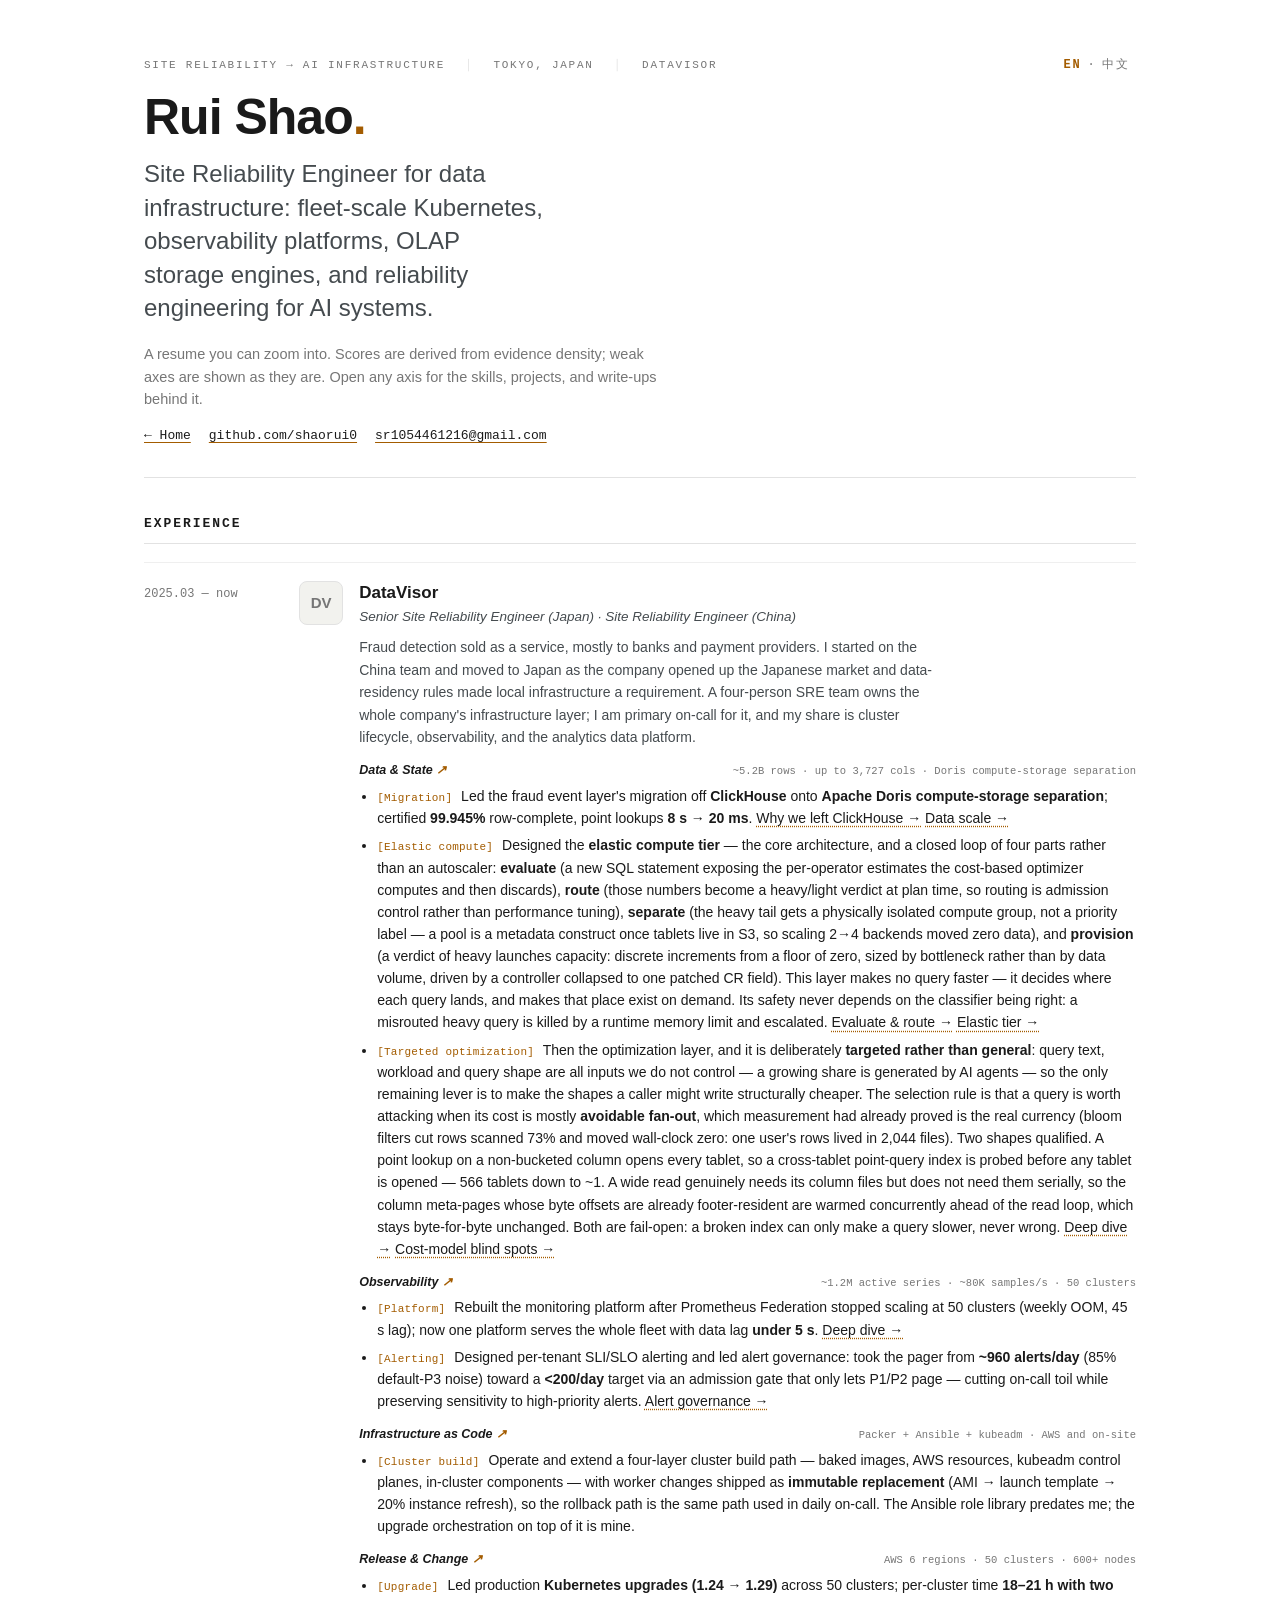
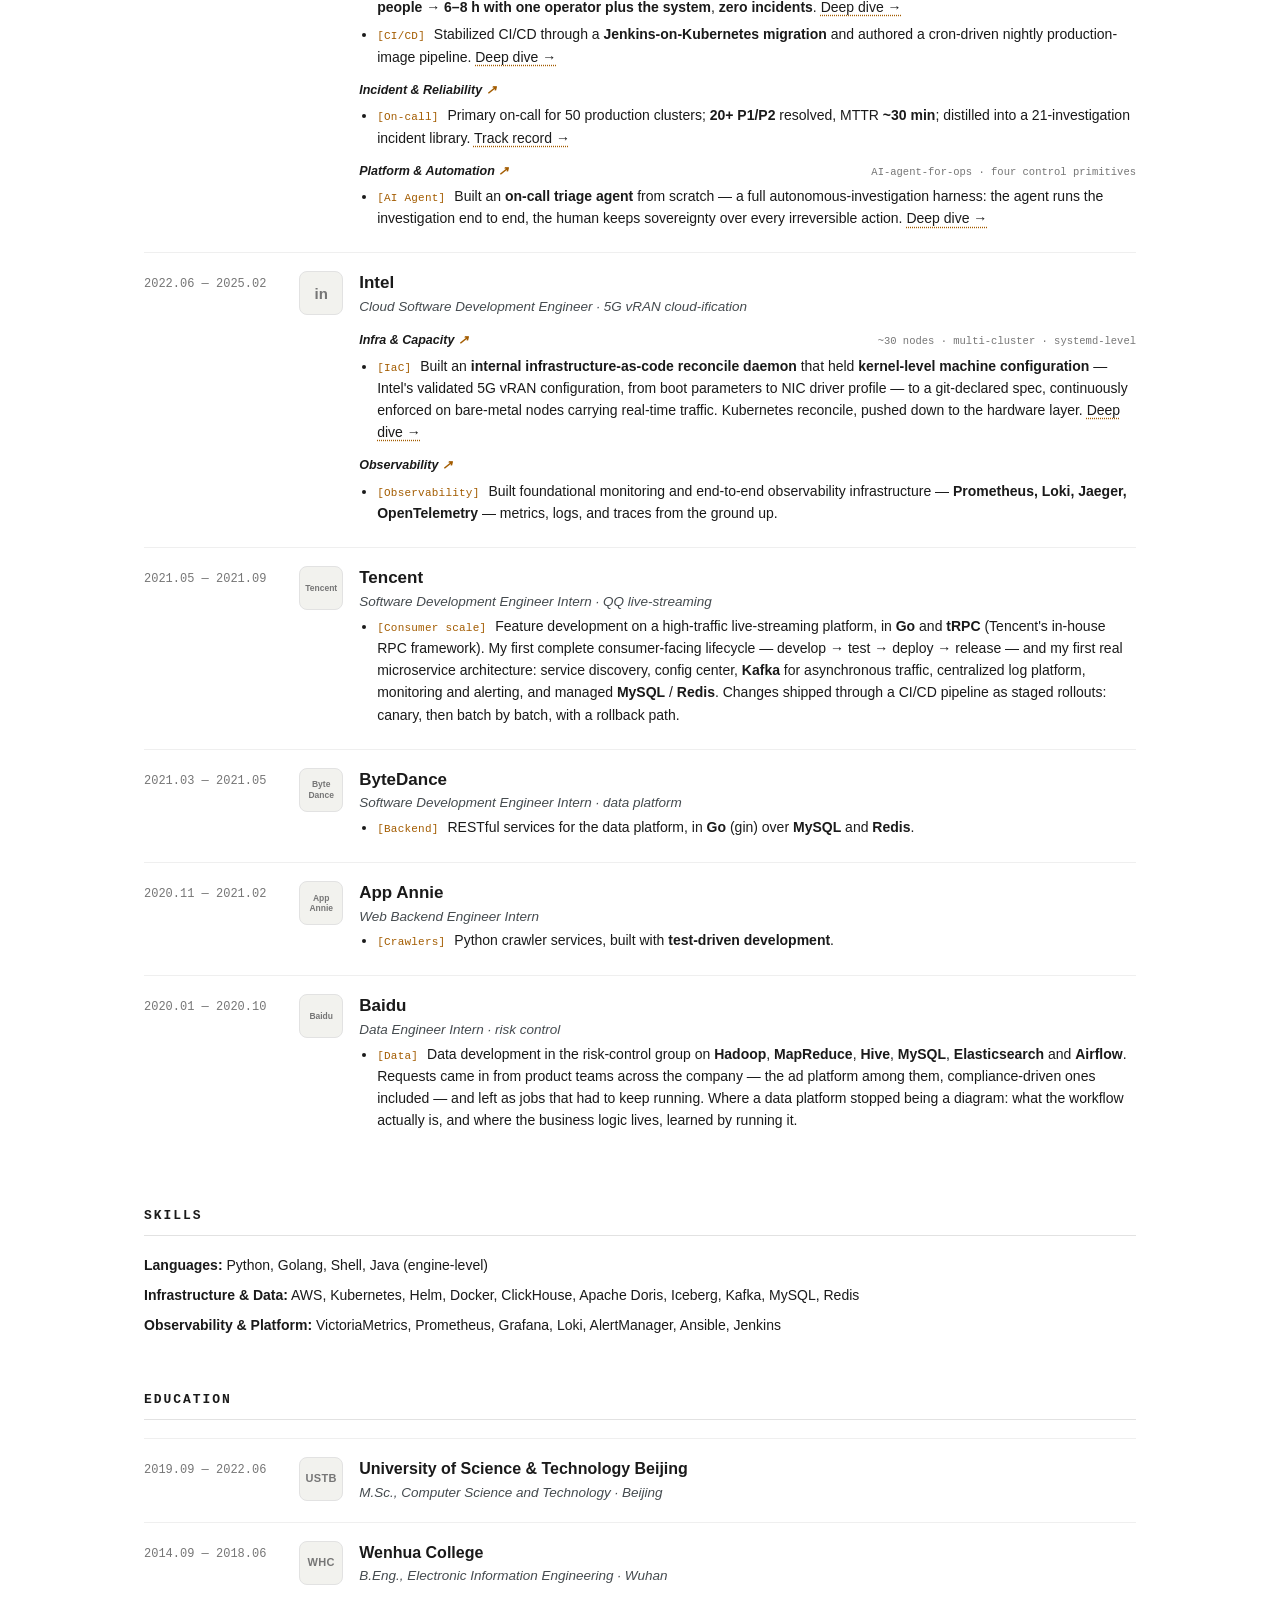
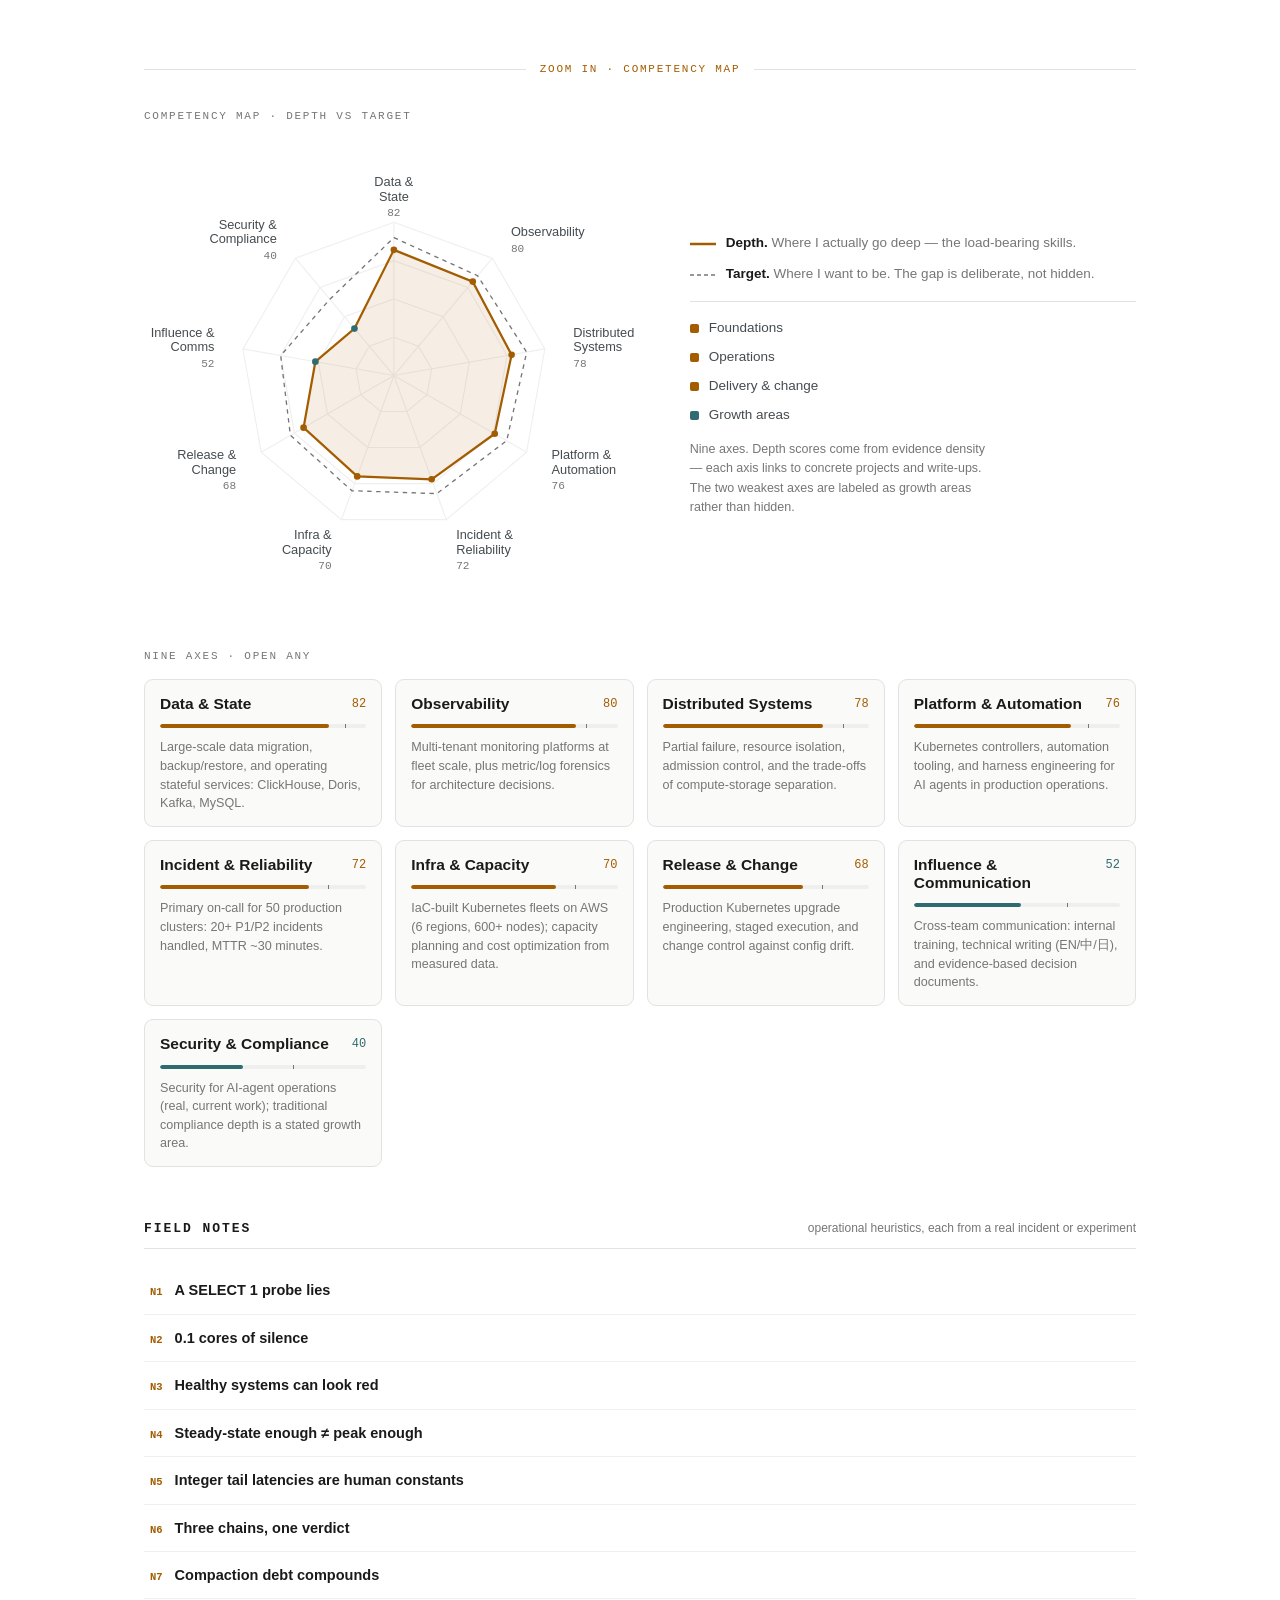
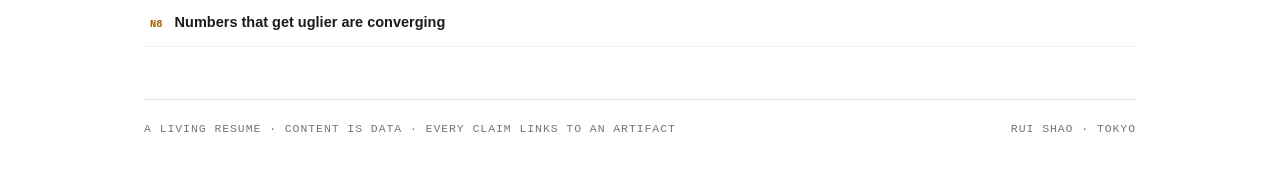
<file: adhoc_jobs/dynamic_resume_site/site/deep.html>
<!doctype html>
<html lang="en">
<head>
<meta charset="utf-8">
<meta name="viewport" content="width=device-width, initial-scale=1">
<title>Rui Shao · A Resume You Can Zoom Into</title>
<link rel="icon" href="data:image/svg+xml,<svg xmlns='http://www.w3.org/2000/svg' viewBox='0 0 32 32'><rect width='32' height='32' rx='6' fill='%23fff' stroke='%23ddd'/><text x='16' y='22' font-size='15' font-family='Helvetica,sans-serif' font-weight='bold' fill='%23555' text-anchor='middle'>RS</text></svg>">
<style>
  /* White paper by default — no auto dark switch: the timeline reads cleaner on white. */
  :root{
    --paper:#FFFFFF; --panel:#FAFAF8; --panel2:#F2F2EE;
    --ink:#1A1A1A; --ink-soft:#454B4F; --muted:#767676;
    --line:#E2E2E2; --line-soft:#EFEFEF;
    --amber:#A35C00; --amber-soft:rgba(163,92,0,.10);
    --petrol:#2F6B70; --petrol-soft:rgba(47,107,112,.10);
    --focus:#A35C00;
  }
  :root[data-theme="dark"]{
    --paper:#151E24; --panel:#1B2730; --panel2:#212E38;
    --ink:#E3E6E0; --ink-soft:#B8C0BD; --muted:#7E8A8C;
    --line:rgba(227,230,224,.18); --line-soft:rgba(227,230,224,.09);
    --amber:#D19A3F; --amber-soft:rgba(209,154,63,.16);
    --petrol:#63A3A8; --petrol-soft:rgba(99,163,168,.15);
    --focus:#D19A3F;
  }
  :root[data-theme="light"]{
    --paper:#FFFFFF; --panel:#FAFAF8; --panel2:#F2F2EE;
    --ink:#1A1A1A; --ink-soft:#454B4F; --muted:#767676;
    --line:#E2E2E2; --line-soft:#EFEFEF;
    --amber:#A35C00; --amber-soft:rgba(163,92,0,.10);
    --petrol:#2F6B70; --petrol-soft:rgba(47,107,112,.10);
    --focus:#A35C00;
  }
  *{box-sizing:border-box}
  html,body{margin:0;padding:0}
  body{
    background:var(--paper); color:var(--ink);
    font-family:-apple-system,"Helvetica Neue","Segoe UI","PingFang SC","Hiragino Sans GB","Microsoft YaHei",Roboto,ui-sans-serif,sans-serif;
    font-size:16px; line-height:1.55;
    -webkit-font-smoothing:antialiased;
  }
  .mono{font-family:"SF Mono",ui-monospace,Menlo,Consolas,monospace;font-variant-numeric:tabular-nums}
  a{color:var(--ink);text-decoration-color:var(--amber);text-underline-offset:3px}
  a:hover{color:var(--amber)}
  button{font:inherit;color:inherit}
  :focus-visible{outline:2px solid var(--focus);outline-offset:2px;border-radius:3px}
  .wrap{max-width:1080px;margin:0 auto;padding:clamp(24px,4.5vw,56px) clamp(18px,4vw,44px)}
  .eyebrow{font-family:"SF Mono",ui-monospace,Menlo,monospace;font-size:11px;letter-spacing:.16em;color:var(--muted);text-transform:uppercase}
  .rule{border:0;border-top:1px solid var(--line);margin:0}

  header.site{border-bottom:1px solid var(--line);padding-bottom:30px;margin-bottom:36px}
  .id-row{display:flex;flex-wrap:wrap;gap:8px 20px;margin-bottom:16px;align-items:baseline}
  .lang-switch{margin-left:auto;font-size:12px}
  .lang-switch a{text-decoration:none;color:var(--muted);padding:2px 6px}
  .lang-switch a.on{color:var(--amber);font-weight:700}
  h1.name{font-size:clamp(30px,4.6vw,50px);font-weight:650;letter-spacing:-.02em;line-height:1.05;margin:0}
  h1.name .dot{color:var(--amber)}
  p.thesis{font-size:clamp(18px,2.2vw,24px);font-weight:420;color:var(--ink-soft);line-height:1.4;max-width:36ch;margin:14px 0 0;text-wrap:balance}
  p.subthesis{font-size:14.5px;color:var(--muted);max-width:64ch;margin:18px 0 0}
  .contact{display:flex;gap:18px;flex-wrap:wrap;margin-top:16px;font-size:13px}

  .radar-grid{display:grid;grid-template-columns:minmax(0,1.12fr) minmax(0,1fr);gap:clamp(18px,4vw,46px);align-items:center;margin:34px 0 44px}
  @media(max-width:760px){.radar-grid{grid-template-columns:1fr}}
  .legend-row{display:flex;align-items:baseline;gap:10px;margin-bottom:10px;font-size:13.5px}
  .legend-row svg{flex-shrink:0;transform:translateY(2px)}
  .legend-row b{font-weight:600}
  .legend-row span.t{color:var(--muted)}
  .group-row{display:flex;align-items:baseline;gap:10px;margin-bottom:8px;font-size:13.5px;color:var(--ink-soft)}
  .swatch{width:9px;height:9px;border-radius:2px;flex-shrink:0;transform:translateY(1px)}
  .radar-note{font-size:12.5px;color:var(--muted);line-height:1.55;margin-top:14px;max-width:44ch}
  .axisLabel{cursor:pointer}
  .axisLabel text{fill:var(--ink-soft);font-size:11.5px;font-weight:520}
  .axisLabel:hover text{fill:var(--amber);font-weight:700}
  .axisLabel .val{fill:var(--muted);font-size:10px}

  .cards{display:grid;grid-template-columns:repeat(auto-fill,minmax(235px,1fr));gap:13px;margin:14px 0 52px}
  .card{
    text-align:left;background:var(--panel);border:1px solid var(--line);border-radius:9px;
    padding:15px 15px 13px;cursor:pointer;display:block;width:100%;
    transition:transform .16s ease,border-color .16s ease,box-shadow .16s ease;
  }
  .card:hover{transform:translateY(-2px);border-color:var(--amber);box-shadow:0 6px 18px rgba(0,0,0,.07)}
  .card.cool:hover{border-color:var(--petrol)}
  .card .top{display:flex;justify-content:space-between;gap:8px;align-items:flex-start}
  .card .nm{font-size:15.5px;font-weight:620;line-height:1.18}
  .card .dv{font-size:12px;flex-shrink:0}
  .bar{height:4px;background:var(--line-soft);border-radius:2px;margin:11px 0 10px;position:relative;overflow:hidden}
  .bar .tgt{position:absolute;inset:0;border-right:1.5px solid var(--muted)}
  .bar .dep{height:100%;border-radius:2px}
  .card p{font-size:12.6px;color:var(--muted);line-height:1.48;margin:0}

  section.block{margin-bottom:52px}
  .block-head{display:flex;justify-content:space-between;align-items:baseline;border-bottom:1px solid var(--line);padding-bottom:9px;margin-bottom:18px;gap:12px;flex-wrap:wrap}
  .block-head h2{font-size:13px;letter-spacing:.15em;text-transform:uppercase;font-weight:600;margin:0;font-family:"SF Mono",ui-monospace,Menlo,monospace}
  .block-head .hint{font-size:12px;color:var(--muted)}


  details.note{border-bottom:1px solid var(--line-soft)}
  details.note summary{
    cursor:pointer;padding:12px 6px;font-size:14.5px;font-weight:590;list-style:none;
    display:flex;gap:12px;align-items:baseline;
  }
  details.note summary::-webkit-details-marker{display:none}
  details.note summary .idx{font-size:10.5px;color:var(--amber)}
  details.note summary:hover{color:var(--amber)}
  details.note p{margin:0 6px 14px;padding-left:0;font-size:14px;color:var(--ink-soft);max-width:70ch}
  details.note[open] summary{color:var(--amber)}

  /* resume block — timeline form (period · monogram · content) */
  .xp{
    display:grid;grid-template-columns:8.7rem 44px minmax(0,1fr);gap:0 16px;
    padding:18px 0;border-top:1px solid var(--line-soft);align-items:start;
  }
  .xp:first-of-type{border-top:0;padding-top:4px}
  .xp .tl-when{font-size:12px;color:var(--muted);padding-top:4px;white-space:nowrap;font-family:"SF Mono",ui-monospace,Menlo,monospace}
  .xp .tl-tile{
    width:44px;height:44px;border-radius:8px;background:var(--panel2);border:1px solid var(--line);
    display:flex;align-items:center;justify-content:center;
    font-size:15px;font-weight:680;color:var(--muted);
  }
  .xp .tl-tile.sm{font-size:11px;letter-spacing:.03em}
  .xp .tl-tile.word{font-size:8.5px;letter-spacing:0;line-height:1.2;text-align:center;padding:0 3px}
  .xp-head .co{font-size:17px;font-weight:680;line-height:1.25}
  .xp-head .role{display:block;font-size:13.5px;color:var(--ink-soft);font-style:italic;margin-top:1px}
  .xp-intro{margin:9px 0 2px;font-size:14px;line-height:1.6;color:var(--ink-soft);max-width:76ch}
  @media(max-width:620px){
    .xp{grid-template-columns:44px minmax(0,1fr);gap:0 14px}
    .xp .tl-when{grid-column:1/-1;padding:0 0 9px}
  }
  .xs{display:flex;justify-content:space-between;align-items:baseline;gap:10px;flex-wrap:wrap;margin:13px 0 4px}
  .xs .xs-t{font-size:12.5px;font-weight:650;font-style:italic}
  a.xs-t{color:var(--ink)}
  a.xs-t:hover{color:var(--amber)}
  .xs .xs-m{font-size:10.5px;color:var(--muted)}
  .xp ul{margin:2px 0 0;padding-left:18px}
  .xp li{font-size:14px;line-height:1.58;margin-bottom:5px}
  .xp li b{font-weight:640}
  .xp li a{text-decoration-style:dotted}
  .btag{font-family:"SF Mono",ui-monospace,Menlo,monospace;font-size:11px;color:var(--amber);margin-right:5px;white-space:nowrap;font-weight:500;letter-spacing:.02em}
  .btag::before{content:"["}
  .btag::after{content:"]"}
  .skills-line{font-size:14px;line-height:1.7;margin:0 0 6px}
  .skills-line b{font-weight:640}
  .edu-row{display:flex;justify-content:space-between;gap:12px;flex-wrap:wrap;font-size:14px;padding:7px 0;border-bottom:1px solid var(--line-soft)}
  .edu-row .when{font-size:11.5px;color:var(--muted)}
  .zoom-divider{display:flex;align-items:center;gap:14px;margin:56px 0 30px}
  .zoom-divider .zl{flex:1;border-top:1px solid var(--line)}
  .zoom-divider .zt{font-family:"SF Mono",ui-monospace,Menlo,monospace;font-size:11px;letter-spacing:.16em;color:var(--amber);text-transform:uppercase;white-space:nowrap}
  .track-line{font-family:"SF Mono",ui-monospace,Menlo,monospace;font-size:12.5px;color:var(--amber);margin:0 0 6px}
  .track-note{font-size:12px;color:var(--muted);margin:0 0 4px;max-width:72ch}
  /* markdown tables inside long-form articles */
  .mdtable-wrap{overflow-x:auto;margin:16px 0;max-width:74ch}
  .mdtable{width:100%;border-collapse:collapse;font-size:13.5px;line-height:1.5}
  .mdtable th{text-align:left;font-family:"SF Mono",ui-monospace,Menlo,monospace;font-size:10.5px;letter-spacing:.1em;color:var(--muted);text-transform:uppercase;padding:7px 14px 7px 0;border-bottom:1px solid var(--line);white-space:nowrap}
  .mdtable td{padding:8px 14px 8px 0;border-bottom:1px solid var(--line-soft);vertical-align:top}
  .mdtable td:first-child{font-weight:560}
  .mdtable code{font-size:12.5px}
  .itable{width:100%;border-collapse:collapse;font-size:13px;margin-top:8px}
  .itable th{text-align:left;font-family:"SF Mono",ui-monospace,Menlo,monospace;font-size:10.5px;letter-spacing:.1em;color:var(--muted);text-transform:uppercase;padding:6px 10px 6px 0;border-bottom:1px solid var(--line)}
  .itable td{padding:7px 10px 7px 0;border-bottom:1px solid var(--line-soft);vertical-align:top;line-height:1.5}
  .itable td.n{font-family:"SF Mono",ui-monospace,Menlo,monospace;color:var(--amber)}
  .itable-wrap{overflow-x:auto}
  details.deep{border:1px solid var(--line);border-radius:9px;background:var(--panel);padding:0 16px;margin-top:10px}
  details.deep summary{cursor:pointer;padding:12px 0;font-size:13px;font-weight:600;list-style:none}
  details.deep summary::-webkit-details-marker{display:none}
  details.deep[open] summary{border-bottom:1px solid var(--line-soft)}
  details.deep .inner{padding:10px 0 14px}
  .mermaid{background:var(--panel);border:1px solid var(--line);border-radius:10px;padding:14px;margin:16px 0;overflow-x:auto;display:flex;justify-content:center}
  .mermaid svg{max-width:100%;height:auto}
  pre.codeblock{background:var(--panel2);border:1px solid var(--line);border-radius:8px;padding:12px 14px;overflow-x:auto;font-size:13px}
  details.cse{border-bottom:1px solid var(--line-soft)}
  details.cse summary{cursor:pointer;padding:10px 4px;font-size:14px;font-weight:590;list-style:none;display:flex;gap:10px;align-items:baseline}
  details.cse summary::-webkit-details-marker{display:none}
  details.cse summary:hover,details.cse[open] summary{color:var(--amber)}
  details.cse .cse-body{padding:2px 4px 14px;max-width:72ch}
  details.cse .cse-body p{font-size:13.5px;line-height:1.6;color:var(--ink-soft);margin:0 0 7px}
  details.cse .cse-body b{font-weight:650;color:var(--ink)}
  details.cse .cse-link{font-size:12.5px}

  footer.site{border-top:1px solid var(--line);padding-top:20px;display:flex;justify-content:space-between;gap:14px;flex-wrap:wrap;font-size:11.5px;color:var(--muted)}
  footer.site .mono{letter-spacing:.08em}

  .crumb{margin-bottom:26px;font-size:12px}
  .crumb a{text-decoration:none;color:var(--muted)}
  .crumb a:hover{color:var(--amber)}
  .dpage h1{font-size:clamp(26px,3.6vw,38px);font-weight:640;letter-spacing:-.015em;margin:8px 0 6px;line-height:1.12;text-wrap:balance}
  .dmeta{font-size:12.5px;color:var(--muted)}
  .dtag{font-size:15px;color:var(--ink-soft);margin:14px 0 0;max-width:62ch}
  .thinkbox{background:var(--panel);border:1px solid var(--line);border-left:3px solid var(--amber);border-radius:10px;padding:18px 20px;margin:26px 0}
  .thinkbox.cool{border-left-color:var(--petrol)}
  .thinkbox .lb{margin-bottom:9px}
  .thinkbox h3{font-size:17.5px;font-weight:590;line-height:1.32;margin:0 0 9px;text-wrap:balance}
  .thinkbox p{font-size:14px;line-height:1.62;color:var(--ink-soft);margin:0}
  .chips{display:flex;flex-wrap:wrap;gap:7px}
  .chip{font-family:"SF Mono",ui-monospace,Menlo,monospace;font-size:11.5px;padding:5px 10px;background:var(--panel);border:1px solid var(--line);border-radius:6px;color:var(--ink-soft)}
  .sec-label{font-family:"SF Mono",ui-monospace,Menlo,monospace;font-size:10.5px;letter-spacing:.16em;color:var(--muted);border-bottom:1px solid var(--line);padding-bottom:7px;margin:26px 0 13px;text-transform:uppercase}
  .ev{margin-bottom:15px}
  .ev .en{font-size:14.5px;font-weight:620;margin-bottom:2px}
  .ev .en a{text-decoration-style:dotted}
  .ev p{font-size:13.5px;color:var(--muted);margin:0;line-height:1.55;max-width:72ch}

  article{max-width:70ch}
  article .kick{margin-bottom:10px}
  article h1{font-size:clamp(24px,3.4vw,34px);font-weight:640;letter-spacing:-.015em;line-height:1.18;margin:6px 0 8px;text-wrap:balance}
  article .standfirst{font-size:15.5px;color:var(--ink-soft);line-height:1.5;margin:0 0 8px}
  article .tags{display:flex;gap:7px;flex-wrap:wrap;margin:14px 0 30px}
  article h2{font-size:19px;font-weight:630;margin:34px 0 10px;letter-spacing:-.01em;text-wrap:balance}
  article h3{font-size:16px;font-weight:620;margin:24px 0 8px}
  article p{font-size:15px;line-height:1.7;margin:0 0 14px;color:var(--ink)}
  article ul,article ol{padding-left:22px;margin:0 0 14px}
  article li{font-size:15px;line-height:1.66;margin-bottom:7px}
  article blockquote{border-left:3px solid var(--amber);margin:18px 0;padding:2px 0 2px 16px;color:var(--ink-soft);font-size:15px}
  article code{font-family:"SF Mono",ui-monospace,Menlo,monospace;font-size:.86em;background:var(--panel2);padding:1.5px 5px;border-radius:4px}
  article .fig{font-family:"SF Mono",ui-monospace,Menlo,monospace;color:var(--amber);font-variant-numeric:tabular-nums}
  article .endnote{font-size:12.5px;color:var(--muted);border-top:1px solid var(--line);padding-top:14px;margin-top:30px}
  article strong{font-weight:640}
  .backline{margin-top:36px;font-size:13px}

  @media (prefers-reduced-motion: reduce){
    .card,.card:hover{transition:none;transform:none}
  }
</style>
</head>
<body>

<div class="wrap"><div id="app" aria-live="polite"></div></div>

<!-- ===================== L3 WRITINGS · EN ===================== -->

<template id="w-cs-doris-en">
<article>
  <div class="kick eyebrow" style="color:var(--amber)">Case Study · Featured</div>
  <h1>Rebuilding a 5-Billion-Row, 3,700-Column Fraud Event Store, Down to the Engine</h1>
  <p class="standfirst">ClickHouse → Apache Doris compute-storage separation. Infra-side owner, end to end: engine selection, migration pipeline, engine-level query routing, elasticity, observability.</p>
  <div class="tags"><span class="chip">data &amp; state</span><span class="chip">distributed systems</span><span class="chip">platform</span><span class="chip">incidents</span></div>

  <h2>The one-paragraph version</h2>
  <p>Our fraud-analytics event layer serves two increasingly conflicting workloads: millisecond point lookups on the serving path, and a growing stream of unpredictable ad-hoc analytics — increasingly generated by AI-agent-facing product features rather than human analysts. The old ClickHouse shared-nothing layer could neither isolate the second workload nor scale for it: one heavy query starves the shared pool, and we measured a <code>SELECT * LIMIT 10</code> that waited <span class="fig">61 s</span> of wall-clock on <span class="fig">60 ms</span> of CPU, queued behind a bulk insert. What I did was not a migration. I rebuilt this layer on compute-storage separation — Apache Doris shared-data mode with Iceberg on S3, on Kubernetes — and built query routing into the Doris frontend itself, so the system classifies every query heavy/light in <span class="fig">6–8 ms</span> before execution and drives a spot compute pool from zero to N and back. The move was certified <span class="fig">99.945%</span> row-complete over <span class="fig">~5.2B rows / ~4 TiB / up to ~3,700 columns</span>; point-lookup latency went from <span class="fig">~8 s to ~20 ms</span>, proven flat across 19× data growth; and along the way I root-caused a chain of engine-level failures, from a Parquet footer explosion that OOMed every backend on a bare <code>COUNT(*)</code> to a compaction death spiral driven by a 46× compression collapse.</p>

  <h2>Why we left ClickHouse (it was still faster)</h2>
  <p>ClickHouse was winning flat-table scans by <span class="fig">1.2–2.5×</span> on our own primary-source benchmarks when we decided to leave it. The migration case was structural, and it took discipline to keep it that way, because "the new engine is faster" is the story everyone wants to tell and the one that falls apart under cross-examination.</p>
  <p>Four compromises drove the decision:</p>
  <ol>
    <li><strong>No workload isolation.</strong> One heavy query starves a shared node — the 61 s / 60 ms starvation case above was routine, not exceptional.</li>
    <li><strong>Rigid, always-on compute.</strong> Shared-nothing couples compute to local disk. Idle periods and heavy-query bursts pay for the same resident hardware. Genuinely stateless elastic compute exists in the ClickHouse ecosystem only as a closed-source managed service; that is an architecture gap, not a configuration gap.</li>
    <li><strong>Fragile wide-schema evolution.</strong> Per-tenant schemas evolve dynamically and land as thousands of sparse columns, maintained by brittle <code>ALTER ADD COLUMN</code>.</li>
    <li><strong>Sampling as a correctness tax.</strong> Analytical queries defaulted to a 1M-row sample because full scans were too expensive — trading correct answers for latency.</li>
  </ol>
  <p>The load-bearing argument, and the one that survives even the newest ClickHouse releases, is <strong>hard memory isolation</strong>: Doris workload groups enforce cgroup-backed hard limits per query pool, where ClickHouse's equivalents remain best-effort. When an AI-agent-facing product layer started generating unpredictable query shapes at unpredictable rates, isolation and elasticity stopped being nice-to-haves.</p>

  <h2>Target architecture</h2>
  <p>Doris 4.0.5 in shared-data mode: tablet data lives in an S3 storage vault, metadata in MetaService backed by FoundationDB, and backends are stateless compute with local EBS acting only as file cache. Compute is physically partitioned into <strong>compute groups</strong> — a resident serving pool on on-demand nodes, and an elastic heavy pool on spot instances that rests at zero replicas. Within each pool, <strong>workload groups</strong> govern CPU, memory, and concurrency. Iceberg on the same S3 serves as the open lake tier.</p>
  <p>The design insight worth stating explicitly: compute-storage separation does not remove state. It concentrates state into one layer (MetaService, FoundationDB, the S3 recycler) — and that layer is precisely where you can no longer cut corners. Three new stateful failure domains replaced "disks attached to every node," and the operational work below reflects that trade.</p>

  <h2>The migration was a memory-engineering problem</h2>
  <p>A ~3,700-column table breaks the naive "export to Parquet, bulk load" path in four places, none of them obvious, and adding hardware fixes none of them:</p>
  <ul>
    <li><strong>The footer bomb.</strong> A Parquet footer scales with <code>row_groups × columns</code>. Our early objects carried a <span class="fig">2.12 GB</span> footer; the reader OOMed all eight backends before touching a single row of data. The tell: even a bare <code>COUNT(*)</code> died — proof that metadata parsing, not data scanning, was exploding. Fix: restructure the objects, footer down ~9×.</li>
    <li><strong>The untracked scanner.</strong> Doris's vectorized Parquet column reader allocates outside <code>exec_mem_limit</code>. Memory scales with <code>scanner_concurrency × columns</code>; at defaults that was <span class="fig">~78 GB</span> per backend. No query-level memory limit helps a buffer the engine does not track.</li>
    <li><strong>The export buffer seesaw.</strong> Each export stream buffers <code>row_group_size × columns</code>. Small slices do nothing for export memory; small row groups blow up the footer. Only cutting both — small objects <em>and</em> small row groups — decouples the seesaw.</li>
    <li><strong>Load memory grows with the table, not the batch.</strong> At <span class="fig">~1.7 B</span> rows loaded, identical load jobs began breaching the memory ceiling and livelocking: merge-on-write delete-bitmap maintenance and wide-table compaction scale with accumulated table size. A watchdog (soft-stop / hard-kill thresholds, atomic aborts, idempotent retries) held the line; dropping to single-stream concurrency resolved it with zero data loss — throughput was export-paced anyway.</li>
  </ul>
  <p>The pipeline that emerged is byte-budget-scheduled, checkpointed per object, safe to kill at any point, and moved <span class="fig">~19,500 rows/s</span> on four backends — about <span class="fig">50×</span> the small-batch alternative on a 3,700-column schema. One result I have not seen published anywhere: on schemas this wide, <strong>column count alone swings write throughput ~5×, while the full correctness stack (merge-on-write dedup, three inverted indexes, ZSTD) costs under 4–12%</strong>. The expensive-looking features are nearly free; the width is the cost.</p>

  <h2>The workload was not what we thought</h2>
  <p>The original serving-table plan was built on a curated 50-query benchmark. Before committing to an irreversible layout, I mined 14 days of production <code>system.query_log</code> — <span class="fig">74.7 M</span> log rows — and the picture inverted: <strong>the overwhelming majority of traffic (well over 90%) was point lookups</strong> keyed on one high-cardinality user identifier, and most of those were unbounded "latest value" reconstructions that no time filter could be retrofitted onto. A second serving table went from "maybe" to mandatory. Designing from the benchmark would have optimized the wrong workload.</p>
  <p>Then the physics lesson. Point lookups on the Iceberg layout ran <span class="fig">7–13 s</span> against ClickHouse's 21 ms. The reflex fix — bloom filters — cut rows scanned by <span class="fig">73%</span> and moved wall-clock time not at all: one active user's rows were scattered across <span class="fig">2,044</span> partition files, and the floor was file-open count, not rows scanned. (We also proved, byte-level, that two common Iceberg writer paths silently ignore declared bloom-filter table properties.) <strong>Indexes cannot fix a layout problem.</strong> The fix was physical re-clustering: a Doris-native table distributed by hash on the user key. Because a distribution key is the one decision you cannot ALTER later, we ran a two-table A/B — same data, mirrored keys, four measurements — before committing. Result: <span class="fig">16–24 ms warm</span>, re-measured at three checkpoints during the live migration (15M → 107M → 286M rows) to prove the latency stays flat as the table grows 19×.</p>

  <h2>Routing is admission control, not performance tuning</h2>
  <p>With serving and analytics on one platform, the &lt;1% of heavy queries had to be caught <strong>before execution</strong> — autoscaling is a minutes-scale mechanism and OOM is a seconds-scale event, so elasticity alone can never be the safety guarantee.</p>
  <p>Stock Doris <code>EXPLAIN</code> routed our production-shaped SQL suite at <span class="fig">45%</span> accuracy with a <span class="fig">27%</span> heavy-miss rate. The decisive observation: identical query templates with different parameters produced byte-identical EXPLAIN text while real memory differed <span class="fig">23×</span> — a signal problem, not a rule problem. The optimizer computes per-operator cardinality, selectivity, and state sizes internally; it just never prints them.</p>
  <p>So I fixed it inside the engine, on an Apache Doris fork:</p>
  <ul>
    <li><strong><code>EXPLAIN ESTIMATE PLAN</code></strong> — a read-only visitor over the finalized physical plan that emits the CBO's existing per-operator estimates as JSON. Purely additive (zero deletions); the mechanism was prepared as an upstream PR.</li>
    <li><strong><code>EXPLAIN ROUTE PLAN</code></strong> — the estimate plus a 15-rule classifier returning a routing verdict in <span class="fig">6–8 ms</span>, independent of data volume. The classifier was ported from a Python reference implementation treated as an executable oracle: <span class="fig">189/189</span> golden-corpus parity before any cluster was involved. All ~21 thresholds are hot-reloadable, so tuning never requires a rebuild.</li>
  </ul>
  <p>One judgment call mattered as much as the code: leadership initially wanted the classifier upstreamed too. I argued the opposite, using the first PR's own principle — the engine should emit data; callers decide policy. The classifier carries our calibrated thresholds and recall-first bias; that is policy, and it stays internal. Knowing what <em>not</em> to contribute changed the plan.</p>
  <p>Heavy recall went <span class="fig">7% → 100%</span> on the canonical suite, and the residual is covered by design: misrouted heavy queries hit a fixed-slot memory hard limit (<span class="fig">~404 MB</span>/query, no overcommit) in the light pool, die within ~3 s, and auto-escalate to the heavy pool. The classifier is <em>allowed</em> to be imperfect because the safety guarantee never depended on it.</p>

  <h2>Two compaction incidents most operators never see</h2>
  <p><strong>The death spiral.</strong> Post-migration, the wide table froze at <span class="fig">~2,500</span> segments per tablet; manual compaction failed silently; cold point queries took 40–68 s. Root cause was three factors multiplied: auto-compaction had been disabled during bulk load, letting debt accumulate until a single task had to merge ~2,506 segments × 3,727 columns (aborted by the memory guard at 43 GB — a task-level abort, not a crash); cloud mode has no peer cache, so every segment was a ~7 s cold S3 read; and the segments were tiny in the first place because a sparse wide schema suffers a <span class="fig">46×</span> compression collapse between the in-memory write buffer and the on-disk segment. We also proved that adding backends was useless before anyone spent money on it: a single tablet's compaction cannot be split across nodes — the logs showed <span class="fig">632</span> no-op wakeups against <span class="fig">9</span> real merges. Concentration-bound, not resource-bound. The verified recipe (auto-compaction always on, 4× larger write buffer, per-month bucket counts to hold tablets at ~10 GB, wider column groups to cut S3 re-scans ~40×) took cold point queries from 40 s to <span class="fig">&lt;100 ms</span> server-side.</p>
  <p><strong>The stuck gauge.</strong> A second incident: compaction score pinned at <span class="fig">~4,500</span>, unmoved by scaling or restarts. Three independent read-only investigation tracks — log enumeration, tablet-meta HTTP endpoints, catalog recycle-bin — converged on the same orphaned tablet from an already-dropped table, structurally excluded from scheduling. One chain of reasoning can be led astray; three independent evidence chains pointing at the same tablet is a verdict. That investigation was executed as parallel AI agents fanned out over the diagnostic surfaces, which is how I run forensics generally now.</p>

  <h2>Elasticity that earns the word</h2>
  <p>The heavy pool rests at zero replicas. The scaler (an internal controller I rebuilt) does exactly one thing: JSON-patch the replica count on the Doris operator's custom resource — an HPA role, nothing more. Its first version deployed backends itself and registered them via SQL; I killed that design before implementation because in cloud mode, anything not declared in the operator's CR gets erased on the next reconcile. When the platform primitive matures, bespoke tooling should shrink.</p>
  <p>The full loop runs live: verdict says heavy → controller patches 0→N → spot node up in <span class="fig">~66 s</span>, backend registered in ~2 min, layered readiness checks (a <code>SELECT 1</code> probe is constant-folded by the frontend and never touches a backend — it will happily report an empty pool as healthy) → query executes → pool reaps to zero. Scaling the serving pool 2→4 backends live moved <strong>zero data</strong> — tablets live in S3, ownership just rebalances. That is the operational dividend of shared-data, captured on a real cluster.</p>

  <h2>What makes the numbers trustworthy</h2>
  <p>Every claim above was measured, and several were retracted on the way. An early benchmark showed Doris beating ClickHouse 3–5× on aggregations; I red-teamed my own result, found the confound (a loaded 8-core production node versus an isolated 14-core benchmark node), and withdrew the multiplier. Public "Doris beats ClickHouse 6–40×" claims all traced back to the vendor; primary-source ClickBench data says ClickHouse still leads flat scans. Migration completeness was certified at <span class="fig">99.945%</span> — 5,170,688,484 of 5,173,508,562 rows — with the 0.055% gap attributed line-by-line to deduplication semantics, and the verification method itself had to be engineered for safety after a naive <code>COUNT(*)</code> audit took down all eight backends.</p>
  <p>The habit underneath all of it: when a number gets less flattering every time you re-measure it, that is usually the sign you are converging on the truth.</p>

  <p class="endnote">Engine-level work referenced here lives on an Apache Doris fork; the mechanism (<code>EXPLAIN ESTIMATE PLAN</code>) was prepared for upstream contribution, the policy layer deliberately kept internal. Names, tenants, and exact identifiers are anonymized; scale figures are rounded.</p>
</article>
</template>

<template id="w-inc-p100-en">
<article>
  <div class="kick eyebrow" style="color:var(--amber)">Incident · Root Cause</div>
  <h1>The P100 That Was Exactly 1.00 Seconds</h1>
  <p class="standfirst">A tail-latency spike that repeated every few minutes, landed on a suspiciously round number, and was invisible in every percentile below P99.</p>
  <div class="tags"><span class="chip">incident response</span><span class="chip">observability</span></div>

  <h2>Symptom</h2>
  <p>One tenant's detection API showed P100 pinned at exactly <span class="fig">1.00 s</span>, spiking every 5–10 minutes. P50 through P95 stayed at a healthy 1–2 ms. Several tenants sharing the same ingress layer were affected in the same windows. Nothing was down; something was periodically stealing exactly one second from the slowest request.</p>

  <h2>Investigation</h2>
  <p>Three lines ran in parallel: access-log/error-log cross-correlation, a full configuration audit of the ingress layer (global config → rendered server config → per-route annotations), and pod-level metrics.</p>
  <p>The first turn: <code>upstream_response_time</code> was normal (20–30 ms) on the slow requests. That exonerated both the upstream service and the client — the wait was happening <em>inside</em> the proxy layer itself.</p>
  <p>The second turn killed the intuitive hypothesis. The config audit found exactly one "1s" anywhere in the rendered configuration, and it was a rate-limiter's sliding-window parameter, not a proxy timeout. The obvious suspect did not exist.</p>
  <p>The decisive evidence came from the error log: the rate-limiting plugin's in-line cache lookups — against a single-replica memcached — were timing out, and every timeout aligned with a slow request's timestamp and client IP. The plugin's client library carries a default read timeout of <span class="fig">1,000 ms</span>. A request that hit a stalled cache lookup waited out the full timeout, then proceeded. Exactly one second, by definition. Supporting signals: the cache was one replica with 10 worker threads, and its file-descriptor count stepped from 24 to 54 as the timeouts began.</p>

  <h2>Fix and what the loop learned</h2>
  <p>The delivered fix plan: scale the cache out of single-replica life, raise its thread pool, and — most importantly — cut the plugin's read timeout from 1,000 ms to 100–200 ms so the worst case degrades to a fast, bounded miss instead of a one-second stall. An exporter went in for the component that had been a monitoring blind spot.</p>
  <blockquote>An integer tail latency is a human constant, not physics. When P100 lands on a round number, search the configs before the graphs.</blockquote>
  <p>That heuristic is now a standing rule in my triage playbook, and the cache layer that hid for years inside a plugin is on a dashboard.</p>
</article>
</template>

<template id="w-inc-qps-en">
<article>
  <div class="kick eyebrow" style="color:var(--amber)">Incident · Load Shedding</div>
  <h1>Order of Operations Under Fire</h1>
  <p class="standfirst">A single tenant's traffic surge threatened the shared serving path, the message queue, and the database at once. The fix was less about what to do than about the order in which to do it.</p>
  <div class="tags"><span class="chip">incident response</span><span class="chip">capacity</span></div>

  <h2>Symptom</h2>
  <p>One tenant's query rate spiked far above baseline. Serving latency rose, error rates climbed on the dependency chain, and asynchronous recomputation began competing with the message queue and the database for the same headroom.</p>

  <h2>The sequence, and why it cannot be reordered</h2>
  <ol>
    <li><strong>Stop the bleeding first.</strong> Split traffic 50/50 to a second cluster. Reversible in seconds, buys headroom everywhere downstream, changes no behavior.</li>
    <li><strong>Shed non-critical load second.</strong> Dynamically degrade the non-critical async recomputation — rate-limit it to zero through runtime configuration, no restarts. The system keeps serving its primary contract while background work yields.</li>
    <li><strong>Scale third, with caps.</strong> Serving and async pools scale out under explicit ceilings; the message queue's partitions double; the database scales vertically 2×.</li>
  </ol>
  <p>Scaling first is the intuitive move and the wrong one: adding consumers under uncontrolled inflow feeds the surge directly into the slowest stateful component. The database gets pushed over the cliff by the very capacity that was meant to save it, and capacity added under pressure arrives minutes late to a seconds-scale problem. Shedding before scaling is what makes the scaling safe.</p>

  <h2>Validation discipline</h2>
  <p>Each step had to prove itself before the next: error rate, P95/P99, consumer-lag slope reversal (lag must be <em>falling</em>, flat is not recovery), and database headroom — each with a stability window of at least 10–15 minutes. Rollback criteria were staged in advance, so de-escalation was a checklist, not a judgment call at 2 a.m.</p>
  <blockquote>Under overload, the order of operations is the decision. Everything on the list was correct; done in the wrong order, the same list takes the system down.</blockquote>
</article>
</template>

<template id="w-inc-refused-en">
<article>
  <div class="kick eyebrow" style="color:var(--amber)">Incident · Network Path</div>
  <h1>Refused Is Not Timeout</h1>
  <p class="standfirst">Two words that look like synonyms in an error message cut the diagnostic search space in half before you open a single tool.</p>
  <div class="tags"><span class="chip">incident response</span><span class="chip">kubernetes</span></div>

  <h2>Symptom</h2>
  <p>External connections to a database service failed instantly with <code>connection refused</code>. Instantly is the clue: <em>refused</em> means the packet arrived and nothing was listening — fast and deterministic. <em>Timeout</em> means a listener exists but is not answering. The two words point at different halves of the stack, and conflating them wastes the first hour.</p>

  <h2>Walk the hops, stop at the first failure</h2>
  <p>The path had eight hops: client → DNS → load balancer → NodePort → ingress → Service → Endpoints → pod. The method is unglamorous: verify each hop actually listens or resolves, in order, and stop at the first one that fails. On this class of incident it has produced two different root causes:</p>
  <ul>
    <li><strong>The listener that looked configured.</strong> The ingress controller's TCP-services ConfigMap existed with the right entries — but the controller had never loaded it. Configuration present, listener absent. Everything upstream of the ingress was innocent by inspection.</li>
    <li><strong>The label that went stale.</strong> Subtler: after an abnormal pod restart, the database operator failed to refresh the pod's readiness label. The Service selector required that label, so the Endpoints list was empty — the Service existed, the pod was actually serving, and no traffic could ever arrive. Control-plane truth had diverged from data-plane truth, and only the Endpoints hop showed it.</li>
  </ul>

  <h2>Fix and verify</h2>
  <p>Reload the controller in the first case; restart the workload so the operator re-evaluates its labels in the second. Verification mirrors the diagnosis: confirm the port is actually in a listening state and the Endpoints list is non-empty — the two exact things that were broken, not a generic health check.</p>
  <blockquote>Symptom classification before tooling: refused vs. timeout, then hop by hop. The method is boring, which is why it works at 3 a.m.</blockquote>
</article>
</template>

<template id="w-dr-restore-en">
<article>
  <div class="kick eyebrow" style="color:var(--petrol)">Recovery · Data</div>
  <h1>Restoring 5.2 Billion Rows Without Touching Production</h1>
  <p class="standfirst">A full-scale restore drill that began by proving the original plan was impossible — and ended with a recovery architecture that was provably zero-risk to every live system.</p>
  <div class="tags"><span class="chip">data &amp; state</span><span class="chip">disaster recovery</span></div>

  <h2>Correcting the premise</h2>
  <p>The initial plan assumed rows expired by the database's TTL could be recovered from the live volume. That assumption was wrong, and proving it wrong was the first deliverable: this engine's TTL delete physically unlinks the data parts, and no S3 tiering existed to catch them. Nothing recoverable remained on the live system — and experimenting on a live disk to confirm that would have been risk without payoff.</p>

  <h2>The recovery architecture</h2>
  <p>What did exist was an immutable daily EBS snapshot series of the production volumes. The restore path: materialize a snapshot to a <strong>brand-new, independent volume</strong>, attach it to a <strong>separate database instance</strong>, and verify there. No attach/detach on any live disk, no connection to any production system at any point. The blast radius was not "managed" — it was structurally zero, provable from the design before execution.</p>

  <h2>Verified, with numbers</h2>
  <p>The restored dataset came up live and queryable: <span class="fig">5.198 billion rows / 4.07 TiB</span>. A full <code>count(*)</code> completed in <span class="fig">50 s</span>; a full-table cold aggregation in <span class="fig">83 s</span>. A restore is not a restore until you have queried it — a mounted volume proves storage, not data.</p>

  <h2>Honest boundaries</h2>
  <p>Two limits, named on purpose. The implied RPO is roughly 24 hours — that is what a daily snapshot series gives you, and nobody had written it down as an SLA before this drill made it visible. And this was a one-off drill proving the path works at full scale, not yet a scheduled DR program. Both gaps are now explicit, which is the difference between a gap and a surprise.</p>
  <blockquote>The most useful output of a restore drill is rarely the data. It is the corrected assumptions and the numbers (RPO, restore time) that nobody had been forced to state before.</blockquote>
</article>
</template>

<!-- ===================== L3 WRITINGS · CN ===================== -->

<template id="w-cs-doris-cn">
<article>
  <div class="kick eyebrow" style="color:var(--amber)">案例研究 · 精选</div>
  <h1>重构一个 50 亿行、3,700 列的反欺诈事件存储：一路做到引擎里</h1>
  <p class="standfirst">ClickHouse → Apache Doris 存算分离。Infra 侧端到端 owner：引擎选型、迁移流水线、引擎级查询路由、弹性、可观测性。</p>
  <div class="tags"><span class="chip">数据与状态</span><span class="chip">分布式系统</span><span class="chip">平台</span><span class="chip">事故</span></div>

  <h2>一段话版本</h2>
  <p>我们的反欺诈事件层要同时服务两种日益冲突的负载：serving 路径上的毫秒级点查，和越来越多由面向 AI agent 的产品功能（而不是人类分析师）产生的不可预测 ad-hoc 分析。旧的 ClickHouse shared-nothing 层对第二种负载既不能隔离也不能弹性扩容：一条重查询能饿死共享池，我们实测过一条 <code>SELECT * LIMIT 10</code> 排在 bulk insert 后面，墙钟等了 <span class="fig">61 秒</span>、CPU 只用了 <span class="fig">60 毫秒</span>。我做的不是一次迁移。我把这一层重建在存算分离上（Apache Doris shared-data 模式 + Iceberg-on-S3，运行在 Kubernetes 上），并把查询路由做进了 Doris 前端本身：系统在执行前 <span class="fig">6–8 毫秒</span>内给每条查询判轻重，驱动一个 0→N、用完归零的 spot 计算池。迁移对约 <span class="fig">52 亿行 / 4 TiB / 最宽约 3,700 列</span>做了 <span class="fig">99.945%</span> 行级对账认证；点查延迟从<span class="fig">约 8 秒降到约 20 毫秒</span>，并证明在数据增长 19 倍后保持平坦；过程中我根因了一串引擎级故障，从让所有后端在一句 <code>COUNT(*)</code> 上集体 OOM 的 Parquet footer 爆炸，到由 46 倍压缩衰减驱动的 compaction 死亡螺旋。</p>

  <h2>为什么离开 ClickHouse（它当时还更快）</h2>
  <p>在我们决定离开时，ClickHouse 在我们自己的一手 benchmark 上仍以 <span class="fig">1.2–2.5 倍</span>领先平表扫描。迁移的理由是结构性的，而保持这一点需要纪律，因为「新引擎更快」是所有人都想讲、也最经不起盘问的故事。</p>
  <p>四个结构性折中驱动了这个决定：</p>
  <ol>
    <li><strong>没有负载隔离。</strong>一条重查询能饿死共享节点：上面那个 61 秒 / 60 毫秒的饥饿案例是日常，不是特例。</li>
    <li><strong>刚性的常驻计算。</strong>shared-nothing 把计算绑在本地盘上，空闲期和重查询高峰付同一份常驻硬件的钱。ClickHouse 生态里真正无状态的弹性计算只存在于闭源托管服务中；这是架构缺口，不是配置差异。</li>
    <li><strong>脆弱的宽 schema 演进。</strong>每租户 schema 动态演化，落地成数千个稀疏列，靠脆弱的 <code>ALTER ADD COLUMN</code> 维护。</li>
    <li><strong>用采样交正确性税。</strong>分析查询默认只扫 100 万行采样，因为全量太贵：用正确答案换延迟。</li>
  </ol>
  <p>承重论点，也是对最新版 ClickHouse 依然成立的一个，是<strong>硬内存隔离</strong>：Doris 的 workload group 对每个查询池施加 cgroup 级硬限，而 ClickHouse 的对应机制仍是 best-effort。当一个面向 AI agent 的产品层开始以不可预测的频率生成不可预测的查询形状时，隔离与弹性就再也不是可选项。</p>

  <h2>目标架构</h2>
  <p>Doris 4.0.5 shared-data 模式：tablet 数据住在 S3 storage vault，元数据在 FoundationDB 背书的 MetaService，后端是无状态计算，本地 EBS 只当 file cache。计算按 <strong>compute group</strong> 物理分池：常驻 serving 池在 on-demand 节点，弹性重查询池在 spot 上、静息 0 副本。每个池内再用 <strong>workload group</strong> 治理 CPU、内存与并发。同一个 S3 上的 Iceberg 充当开放湖层。</p>
  <p>值得明说的设计洞察：存算分离没有消灭状态，它把状态收拢进一层（MetaService、FoundationDB、S3 recycler），而那一层恰恰是你最不能偷工减料的地方。三个新的有状态故障域取代了「每个节点挂着盘」，下面的运维工作反映的正是这笔交换。</p>

  <h2>迁移是一个内存工程问题</h2>
  <p>约 3,700 列的表会在四个地方打断朴素的「导出 Parquet、批量灌入」路径，没有一个是显然的，而且加硬件一个都治不了：</p>
  <ul>
    <li><strong>Footer 炸弹。</strong>Parquet footer 随 <code>row_groups × columns</code> 增长。早期对象带着 <span class="fig">2.12 GB</span> 的 footer；reader 在碰到任何一行数据之前就 OOM 了全部八台后端。标志性证据：连一句 <code>COUNT(*)</code> 都死了，证明爆炸的是元数据解析而不是数据扫描。重构对象后 footer 降约 9 倍。</li>
    <li><strong>不被追踪的 scanner。</strong>Doris 向量化 Parquet column reader 的内存分配在 <code>exec_mem_limit</code> 之外，规模是 scanner 并发 × 列数；默认配置下约每台后端 <span class="fig">78 GB</span>。任何查询级内存限制都管不住一块引擎不追踪的缓冲。</li>
    <li><strong>导出缓冲的跷跷板。</strong>每条导出流缓冲 <code>row_group_size × columns</code>。切小片救不了导出内存；调小 row group 又会引爆 footer。只有同时切小对象和 row group，跷跷板才解耦。</li>
    <li><strong>导入内存随表增长，而不是随批次。</strong>灌到约 <span class="fig">17 亿行</span>时，完全相同的 load 任务开始冲破内存上限并 livelock：merge-on-write 的 delete-bitmap 维护和宽表 compaction 随累计表大小增长。一个 watchdog（软停/硬杀阈值、原子中止、幂等重试）稳住了局面；降到单流并发后零数据丢失地解决，吞吐本来就受导出节奏限制。</li>
  </ul>
  <p>最终成型的流水线按字节预算调度、逐对象 checkpoint、任何时刻可安全 kill，在四台后端上跑出约 <span class="fig">19,500 rows/s</span>：在 3,700 列 schema 上约为小批方案的 <span class="fig">50 倍</span>。还有一个我没在任何地方见人发表过的结果：在这种宽度的 schema 上，<strong>列宽单独就能让写吞吐摆动约 5 倍，而完整的正确性栈（merge-on-write 去重、三个倒排索引、ZSTD）代价不到 4–12%</strong>。看起来昂贵的特性几乎免费，宽度本身才是成本。</p>

  <h2>负载不是我们以为的样子</h2>
  <p>原本的 serving 表方案建立在一套手挑的 50 条查询 benchmark 上。在承诺一个不可逆的布局之前，我挖了 14 天的生产 <code>system.query_log</code>（<span class="fig">7,470 万</span>行日志），图景整个翻转：<strong>流量的绝大多数（远超九成）是点查</strong>，按一个高基数用户标识键入，其中大多是无界的「最新值」重建，补不上任何时间过滤。第二张 serving 表从「也许」变成硬需求。照着 benchmark 设计，优化的会是错误的负载。</p>
  <p>然后是物理课。Iceberg 布局上的点查跑 <span class="fig">7–13 秒</span>，ClickHouse 是 21 毫秒。反射式的修法（bloom filter）砍掉了 <span class="fig">73%</span> 的扫描行数，墙钟一动不动：一个活跃用户的行散落在 <span class="fig">2,044</span> 个分区文件里，地板是打开文件的数量，不是扫描的行数。（我们还字节级证明了两条常见 Iceberg writer 路径会静默忽略声明的 bloom-filter 表属性。）<strong>索引修不了布局问题。</strong>修法是物理重聚簇：一张按用户键 hash 分布的 Doris 原生表。分布键是唯一日后不能 ALTER 的决策，所以先做了双表 A/B（同一份数据、镜像的两个键、四组测量）再定案。结果：暖读 <span class="fig">16–24 毫秒</span>，并在迁移的三个检查点（1,500 万、1.07 亿、2.86 亿行）重测，证明延迟在表增长 19 倍后保持平坦。</p>

  <h2>路由是准入控制，不是性能调优</h2>
  <p>serving 和分析同平台后，那不到 1% 的重查询必须<strong>在执行前</strong>被拦住：扩容是分钟级机制，OOM 是秒级事件，弹性本身永远当不了安全保证。</p>
  <p>原生 Doris <code>EXPLAIN</code> 在我们生产形状的 SQL 套件上只有 <span class="fig">45%</span> 路由准确率，重查询漏判率 <span class="fig">27%</span>。决定性的观察：同一模板换参数后 EXPLAIN 文本逐字节相同，真实内存却差 <span class="fig">23 倍</span>。这是信号问题，不是规则问题：优化器内部本来就算好了每个算子的基数、选择率和状态大小，只是从不打印。</p>
  <p>于是我在一个 Apache Doris fork 上把它修进引擎：</p>
  <ul>
    <li><strong><code>EXPLAIN ESTIMATE PLAN</code></strong>：一个只读 visitor 遍历定稿的物理计划，把 CBO 已有的算子级估算吐成 JSON。纯加法（零删除），机制部分已准备为 upstream PR。</li>
    <li><strong><code>EXPLAIN ROUTE PLAN</code></strong>：估算加一个 15 规则分类器，<span class="fig">6–8 毫秒</span>返回路由裁决，与数据量无关。分类器从一个被当作可执行 oracle 的 Python 参考实现移植：任何集群介入之前先过 <span class="fig">189/189</span> golden corpus parity。全部约 21 个阈值可热更，调参永不需要重新构建。</li>
  </ul>
  <p>有一个判断和代码同样重要：leadership 起初想把分类器也贡献上游。我用第一个 PR 自己的原则反着论证：引擎应该吐数据，调用方决定策略。分类器携带我们校准的阈值和 recall 优先的偏置，那是策略，应该留在内部。知道什么<em>不该</em>贡献，改变了计划。</p>
  <p>Heavy recall 在标准套件上从 <span class="fig">7% 到 100%</span>，剩余的漏网由设计兜住：误判的重查询在轻池撞上固定槽位内存硬限（约每查询 <span class="fig">404 MB</span>、禁止超卖），约 3 秒内被杀并自动升级到重池。分类器被<em>允许</em>不完美，因为安全保证从不依赖它。</p>

  <h2>两次多数运维者从未见过的 compaction 事故</h2>
  <p><strong>死亡螺旋。</strong>迁移完成后，宽表冻结在每 tablet 约 <span class="fig">2,500</span> 个 segment；手动 compaction 静默失败；冷点查 40–68 秒。根因是三个因素连乘：bulk load 期间关了 auto-compaction，债务堆到单个任务要合并约 2,506 段 × 3,727 列（被内存守卫在 43 GB 处中止，任务级中止而非进程崩溃）；cloud 模式没有 peer cache，每个 segment 都是约 7 秒的 S3 冷读；segment 之所以小，是因为稀疏宽 schema 在内存写缓冲和磁盘 segment 之间有 <span class="fig">46 倍</span>的压缩衰减。我们还在任何人花钱之前证明了加后端无用：单个 tablet 的 compaction 无法跨节点拆分，日志里数出 <span class="fig">632</span> 次空转唤醒对 <span class="fig">9</span> 次真实合并。是集中度受限，不是资源受限。验证过的配方（auto-compaction 常开、写缓冲扩大 4 倍、按月分桶把 tablet 钉在约 10 GB、加宽列组把 S3 重扫削约 40 倍）把冷点查从 40 秒压到服务端 <span class="fig">100 毫秒以内</span>。</p>
  <p><strong>卡死的仪表。</strong>第二次事故：compaction score 钉死在约 <span class="fig">4,500</span>，扩容和重启都无动于衷。三条独立的只读调查线（日志枚举、tablet 元数据 HTTP 端点、catalog 回收站）收敛到同一个孤儿 tablet：来自一张早已 DROP 的表，被结构性排除在调度之外。一条推理链会被带偏；三条独立证据链指向同一个 tablet 就是裁决。那次取证由并行 AI agent 分头扫过各个诊断面执行，这也是我现在跑取证的默认方式。</p>

  <h2>配得上「弹性」这个词的弹性</h2>
  <p>重池静息在零副本。scaler（一个我重建的内部 controller）只做一件事：对 Doris operator 的自定义资源 JSON-patch 副本数，纯 HPA 角色。它的第一版自己部署后端、用 SQL 注册；我在实现前就否掉了那个设计，因为 cloud 模式下任何没在 operator CR 里声明的东西都会被下一次 reconcile 抹掉。平台原语成熟时，自研工具就该收缩。</p>
  <p>全链路真实跑通：裁决判重 → controller patch 0→N → spot 节点约 <span class="fig">66 秒</span>起来、后端约 2 分钟注册、分层就绪检查（<code>SELECT 1</code> 探针会被前端常量折叠、从不触达后端，它会把一个空池报告成健康）→ 查询执行 → 池回收归零。serving 池 live 从 2 台扩到 4 台，<strong>零数据搬迁</strong>：tablet 住在 S3，归属自动再平衡。这就是 shared-data 的运维红利，在真实集群上拍到的。</p>

  <h2>数字凭什么可信</h2>
  <p>上面每个论断都经过测量，其中几个在路上被撤回。早期 benchmark 显示 Doris 聚合赢 ClickHouse 3–5 倍；我 red-team 了自己的结果，找到混淆项（负载中的 8 核生产节点对隔离的 14 核 benchmark 节点），撤回了倍数。公开的「Doris 快 6–40 倍」全部溯源到厂商；一手 ClickBench 数据说 ClickHouse 仍领先平表扫描。迁移完整性认证为 <span class="fig">99.945%</span>（5,170,688,484 / 5,173,508,562 行），0.055% 的差额逐条归因到去重语义，而验证方法本身也得为安全重新设计：一次朴素的 <code>COUNT(*)</code> 对账曾打崩全部八台后端。</p>
  <p>这一切之下的习惯：当一个数字每次重测都变得更不讨喜时，那通常说明你正在逼近真相。</p>

  <p class="endnote">文中的引擎级工作在一个 Apache Doris fork 上；机制（<code>EXPLAIN ESTIMATE PLAN</code>）已准备贡献上游，策略层刻意留在内部。名称、租户与精确标识已匿名化，规模数字取整。</p>
</article>
</template>

<template id="w-inc-p100-cn">
<article>
  <div class="kick eyebrow" style="color:var(--amber)">事故 · 根因分析</div>
  <h1>恰好 1.00 秒的 P100</h1>
  <p class="standfirst">一个每隔几分钟重复、落在一个可疑整数上、且在 P99 以下所有分位完全隐形的尾延迟尖刺。</p>
  <div class="tags"><span class="chip">事件响应</span><span class="chip">可观测性</span></div>

  <h2>症状</h2>
  <p>某租户的检测 API 的 P100 钉在恰好 <span class="fig">1.00 秒</span>，每 5–10 分钟尖一次。P50 到 P95 保持健康的 1–2 毫秒。共享同一 ingress 层的几个租户在相同窗口受影响。没有任何东西宕机；某个东西在周期性地从最慢的请求身上偷走恰好一秒。</p>

  <h2>调查</h2>
  <p>三条线并行：访问日志与错误日志交叉比对、ingress 层配置全量审计（全局配置 → 渲染后的服务配置 → 每路由注解）、pod 级指标。</p>
  <p>第一个转折：慢请求的 <code>upstream_response_time</code> 完全正常（20–30 毫秒）。这同时排除了上游服务和客户端：等待发生在代理层<em>内部</em>。</p>
  <p>第二个转折杀死了直觉假设。配置审计在整个渲染配置里只找到一处「1s」，而它是限流器的滑动窗口参数，不是代理超时。最显然的嫌疑人不存在。</p>
  <p>决定性证据来自错误日志：限流插件的内联缓存查询（对着一个单副本 memcached）在超时，且每次超时都与慢请求的时间戳和客户端 IP 对齐。插件的客户端库默认读超时 <span class="fig">1,000 毫秒</span>。撞上缓存卡顿的请求等完整个超时再继续。恰好一秒，由定义决定。佐证信号：缓存只有一个副本、10 个工作线程，超时开始时它的文件描述符数从 24 跳到 54。</p>

  <h2>修复与回路学到的</h2>
  <p>交付的修复方案：缓存扩出单副本状态、提高线程池，以及最重要的一条，把插件读超时从 1,000 毫秒砍到 100–200 毫秒，让最坏情况退化成快速有界的 miss 而不是一秒的卡顿。为这个监控盲区上了 exporter。</p>
  <blockquote>整数尾延迟是人为常量，不是物理规律。当 P100 落在整数上，先查配置再看图。</blockquote>
  <p>这条启发式现在是我 triage playbook 里的常设规则，那个在插件里躲了多年的缓存层上了 dashboard。</p>
</article>
</template>

<template id="w-inc-qps-cn">
<article>
  <div class="kick eyebrow" style="color:var(--amber)">事故 · 负载卸除</div>
  <h1>火线上的操作顺序</h1>
  <p class="standfirst">单租户流量激增，同时威胁共享 serving 路径、消息队列和数据库。修复的关键与其说是做什么，不如说是按什么顺序做。</p>
  <div class="tags"><span class="chip">事件响应</span><span class="chip">容量</span></div>

  <h2>症状</h2>
  <p>一个租户的查询量冲到基线之上很远。serving 延迟上升，依赖链错误率攀升，异步重算开始和消息队列、数据库争夺同一份余量。</p>

  <h2>顺序，以及为什么不能重排</h2>
  <ol>
    <li><strong>先止血。</strong>把流量 50/50 切到第二个集群。秒级可逆，为下游所有环节买到余量，不改变任何行为。</li>
    <li><strong>再卸载非关键负载。</strong>动态降级非关键的异步重算：运行时配置把它限流到零，不用重启。系统继续履行主契约，后台工作让路。</li>
    <li><strong>最后带上限扩容。</strong>serving 与异步池在显式上限下扩容；消息队列分区翻倍；数据库垂直扩 2 倍。</li>
  </ol>
  <p>先扩容是直觉动作，也是错误动作：在失控的流入下增加消费者，等于把激增直接喂给最慢的有状态组件。数据库会被本该拯救它的容量推下悬崖，而压力之下追加的容量对秒级问题来说总是晚几分钟。先卸载，扩容才安全。</p>

  <h2>验证纪律</h2>
  <p>每一步都要自证之后才有下一步：错误率、P95/P99、消费积压斜率反转（积压必须在下降，持平不算恢复）、数据库余量，每项至少 10–15 分钟稳定窗口。回滚判据提前分级，降级操作是一张清单，不是凌晨两点的临场判断。</p>
  <blockquote>过载之下，操作顺序就是决策本身。清单上每一项都是对的；顺序错了，同一张清单会把系统放倒。</blockquote>
</article>
</template>

<template id="w-inc-refused-cn">
<article>
  <div class="kick eyebrow" style="color:var(--amber)">事故 · 网络链路</div>
  <h1>refused 不是 timeout</h1>
  <p class="standfirst">错误信息里两个看似同义的词，在你打开任何工具之前就把诊断空间砍掉一半。</p>
  <div class="tags"><span class="chip">事件响应</span><span class="chip">kubernetes</span></div>

  <h2>症状</h2>
  <p>外部连接数据库服务瞬间失败，报 <code>connection refused</code>。「瞬间」就是线索：<em>refused</em> 意味着包到了、没人在听，快速且确定。<em>timeout</em> 意味着有监听者但不应答。两个词指向栈的不同半边，混为一谈会浪费掉第一个小时。</p>

  <h2>逐跳走，停在第一个失败处</h2>
  <p>链路有八跳：client → DNS → 负载均衡 → NodePort → ingress → Service → Endpoints → pod。方法毫无花哨：按序核实每一跳确实在监听或解析，停在第一个失败的跳。在这类事故上，它找到过两个不同的根因：</p>
  <ul>
    <li><strong>看起来配置了的监听者。</strong>ingress controller 的 TCP services ConfigMap 存在且条目正确，但 controller 从未加载它。配置在，监听者不在。ingress 上游的一切当场无罪。</li>
    <li><strong>变陈旧的标签。</strong>更隐蔽：一次异常重启后，数据库 operator 没有刷新 pod 的就绪标签。Service 选择器要求那个标签，于是 Endpoints 是空的：Service 存在、pod 实际在服务，而流量永远到不了。控制面真相偏离了数据面真相，只有 Endpoints 这一跳暴露它。</li>
  </ul>

  <h2>修复与验证</h2>
  <p>第一种情况 reload controller；第二种重启工作负载，让 operator 重新评估标签。验证与诊断互为镜像：确认端口真的处于监听状态、Endpoints 非空。就是坏掉的那两件事，不是一个泛泛的健康检查。</p>
  <blockquote>先分类症状再上工具：refused 还是 timeout，然后逐跳。方法很无聊，所以它在凌晨三点也管用。</blockquote>
</article>
</template>

<template id="w-dr-restore-cn">
<article>
  <div class="kick eyebrow" style="color:var(--petrol)">恢复 · 数据</div>
  <h1>不接触生产，恢复 52 亿行</h1>
  <p class="standfirst">一场从证明原方案不可能开始的全量恢复演练，最终得到一个对所有在线系统可证明零风险的恢复架构。</p>
  <div class="tags"><span class="chip">数据与状态</span><span class="chip">灾备恢复</span></div>

  <h2>纠正前提</h2>
  <p>最初的方案假设被数据库 TTL 过期的行能从在线卷上找回。这个假设是错的，而证明它错就是第一份交付物：这个引擎的 TTL 删除会物理 unlink 数据 part，也不存在能接住它们的 S3 分层。在线系统上没有任何可恢复的东西，而在在线磁盘上做实验来确认这一点，是只有风险没有收益。</p>

  <h2>恢复架构</h2>
  <p>真实存在的是生产卷的不可变每日 EBS 快照序列。恢复路径：把快照物化成一块<strong>全新的独立卷</strong>，挂到一个<strong>独立的数据库实例</strong>上，在那里验证。全程不对任何在线磁盘做 attach/detach，任何时刻不连接任何生产系统。爆炸半径不是「被管理」，而是结构性为零，执行前即可从设计证明。</p>

  <h2>用数字验证</h2>
  <p>恢复出的数据集在线可查：<span class="fig">51.98 亿行 / 4.07 TiB</span>。全量 <code>count(*)</code> 用时 <span class="fig">50 秒</span>；全表冷聚合 <span class="fig">83 秒</span>。没被查询过的恢复不算恢复：挂上的卷证明的是存储，不是数据。</p>

  <h2>诚实的边界</h2>
  <p>两条边界，刻意点名。隐含 RPO 约 24 小时：每日快照序列就给你这么多，而在这次演练之前没人把它写成 SLA。这是一次证明路径可行的一次性演练，还不是有日程的 DR 制度。两个缺口现在都是显式的，这正是「缺口」与「意外」的区别。</p>
  <blockquote>恢复演练最有用的产出很少是数据本身，而是被纠正的假设，和那些此前没人被迫写下的数字（RPO、恢复时长）。</blockquote>
</article>
</template>

<!-- GEN:TEMPLATES START -->
<!-- article bodies live on the blog; see export_to_blog.py -->
<!-- GEN:TEMPLATES END -->

<!-- ===================== APP ===================== -->
<script>
"use strict";

var LANG = "en";

function T(o){ return (o && typeof o === "object") ? (o[LANG] || o.en) : o; }

var UI = {
  role:        {en:"Site Reliability → AI Infrastructure", cn:"站点可靠性 → AI 基础设施"},
  loc:         {en:"Tokyo, Japan", cn:"东京 · 日本"},
  thesis:      {en:"Site Reliability Engineer for data infrastructure: fleet-scale Kubernetes, observability platforms, OLAP storage engines, and reliability engineering for AI systems.",
                cn:"SRE，方向是数据基础设施：多 region Kubernetes 集群、监控告警体系、OLAP 存储引擎，以及 AI 系统的可靠性工程。"},
  subthesis:   {en:"A resume you can zoom into. Scores are derived from evidence density; weak axes are shown as they are. Open any axis for the skills, projects, and write-ups behind it.",
                cn:"一份可以逐层展开的简历。分数按证据密度给出，短板如实显示。点开任意一个轴，查看它背后的技能、项目和文章。"},
  radarEyebrow:{en:"Competency map · depth vs target", cn:"能力地图 · 深度 vs 目标"},
  legendDepth: {en:["Depth.","Where I actually go deep — the load-bearing skills."], cn:["深度。","真正深入的承重技能。"]},
  legendTarget:{en:["Target.","Where I want to be. The gap is deliberate, not hidden."], cn:["目标。","想要到达的位置。差距是有意展示的，不是藏起来的。"]},
  radarNote:   {en:"Nine axes. Depth scores come from evidence density — each axis links to concrete projects and write-ups. The two weakest axes are labeled as growth areas rather than hidden.",
                cn:"九个轴。深度分数由证据密度推导：每个轴链接到具体项目和文章。较弱的两个轴标注为成长方向，不做掩饰。"},
  axesHead:    {en:"Nine axes · open any", cn:"九个轴 · 任意点开"},
  notesHead:   {en:"Field Notes", cn:"现场笔记"},
  notesHint:   {en:"operational heuristics, each from a real incident or experiment", cn:"运维经验规则，每条来自一次真实事故或实验"},
  expHead:     {en:"Experience", cn:"工作经历"},
  skillsBlock: {en:"Skills", cn:"技能"},
  eduHead:     {en:"Education", cn:"教育经历"},
  zoomLabel:   {en:"Zoom in · competency map", cn:"深入 · 能力地图"},
  trackHead:   {en:"On-call track record", cn:"Oncall 战绩"},
  trackNote:   {en:"Each entry is a real production incident I was on call for, distilled into symptom → localization → fix → lesson, with the causal evidence chain preserved and all customer, cluster, and internal-service identifiers stripped.",
                cn:"每条记录都是 on-call 处理过的真实生产事故，蒸馏成症状 → 定位 → 修复 → 教训四段，保留因果证据链，去除全部客户、集群与内部服务标识。"},
  footerL:     {en:"A LIVING RESUME · CONTENT IS DATA · EVERY CLAIM LINKS TO AN ARTIFACT", cn:"一份活的简历 · 内容即数据 · 每个声明都链接到实物"},
  footerR:     {en:"RUI SHAO · TOKYO", cn:"RUI SHAO · 东京"},
  crumbMap:    {en:"← map", cn:"← 地图"},
  backMap:     {en:"← back to the map", cn:"← 回到地图"},
  think:       {en:"Approach", cn:"方法论"},
  skillsHead:  {en:"Skills & Tech", cn:"技能与技术"},
  workHead:    {en:"Selected Work", cn:"代表工作"},
  citedBy:     {en:"Cited by", cn:"引用它的域"},
  depth:       {en:"depth", cn:"深度"},
  target:      {en:"target", cn:"目标"},
  title:       {en:"Rui Shao · A Resume You Can Zoom Into", cn:"Rui Shao · 一份可以逐层放大的简历"}
};

var GROUPS = {
  foundation: { label:{en:"Foundations", cn:"基础能力"},     tone:"amber" },
  operate:    { label:{en:"Operations",  cn:"稳态运行"},     tone:"amber" },
  deliver:    { label:{en:"Delivery & change", cn:"交付与变更"}, tone:"amber" },
  frontier:   { label:{en:"Growth areas", cn:"在建方向"},    tone:"cool"  }
};

var DOMAINS = [
  {
    id:"data", group:"foundation", depth:82, target:90,
    name:{en:"Data & State", cn:"数据与状态"},
    axis:{en:["Data &","State"], cn:["数据与状态"]},
    tagline:{en:"Large-scale data migration, backup/restore, and operating stateful services: ClickHouse, Doris, Kafka, MySQL.",
             cn:"大规模数据迁移、备份与恢复、有状态服务运维：ClickHouse · Doris · Kafka · MySQL。"},
    thinking:{
      title:{en:"Stateful operations are treated as irreversible until a tested path back exists.",
             cn:"有状态操作默认按不可逆处理，除非存在验证过的回退路径。"},
      body:{en:"Irreversible decisions (such as a distribution key) are settled by A/B measurement before commitment; a restore counts only after query-level verification; and load memory scales with accumulated table size rather than batch size, so capacity is sized for the recovery path, not the steady state.",
            cn:"不可逆决策（如 distribution key）先用 A/B 实测再定案；恢复以查询级验证为准；导入内存随表的累计体积增长而不是批次大小，因此容量按恢复路径定，不按稳态定。"}
    },
    skills:{en:["Billion-row / thousand-column migration","Backup & verified restore (RPO·RTO)","Merge-on-Write & dedup semantics","Faithful schema migration","Stateful services on K8s: ClickHouse · Doris · Kafka · MySQL"],
            cn:["数十亿行 × 数千列迁移","备份与验证过的恢复（RPO·RTO）","Merge-on-Write 与去重语义","Faithful schema 迁移","K8s 上的有状态服务：ClickHouse · Doris · Kafka · MySQL"]},
    evidence:[
      {w:"w-cs-doris",
       name:{en:"ClickHouse → Doris migration, certified 99.945% row-complete", cn:"ClickHouse → Doris 迁移，99.945% 行级对账认证"},
       note:{en:"~5.2B rows / ~4 TiB / ~3,700 columns to compute-storage-separated Doris + Iceberg. Four non-obvious OOM classes, a livelock at 1.7B rows, and a write-throughput result nobody has published: schema width swings throughput 5×, the correctness stack costs <12%.",
             cn:"约 52 亿行 / 约 4 TiB / 约 3,700 列迁到存算分离的 Doris + Iceberg。四类非直觉 OOM、17 亿行处的 livelock，以及一个没人发表过的写吞吐结论：列宽单独摆动吞吐 5 倍，正确性栈的代价不到 12%。"}},
      {w:"w-p-fanout",
       name:{en:"Two engine-level optimizations chosen by a selection rule", cn:"用一条选择判据挑出来的两个引擎级优化"},
       note:{en:"When query text, workload and shape are all uncontrollable inputs, the only lever is making shapes cheap — and the rule for picking which is \"attack avoidable fan-out, never necessary cost\". A cross-tablet point-query index and a wide-read prefetch qualified; both ship fail-open.",
             cn:"当 SQL 文本、负载、形态全部是控制不了的输入时，唯一杠杆是让形态变便宜 —— 而挑选判据是「打可避免的扇出，不打必要成本」。跨 tablet 点查索引与宽读预取符合判据，两者都 fail-open 上线。"}},
      {w:"w-dr-restore",
       name:{en:"Full-scale restore drill: 5.2B rows from snapshot, zero prod contact", cn:"全量恢复演练：5.2B 行从快照恢复，零接触生产"},
       note:{en:"Corrected a wrong recovery premise, then restored from immutable daily snapshots to an independent volume and verified by query. RPO made explicit for the first time.",
             cn:"先纠正了一个错误的恢复前提，然后从不可变的每日快照恢复到独立卷，用查询完成验证。RPO 第一次被显式写下来。"}},
      {w:"w-inc-oom",
       name:{en:"The OOM a monitoring blind spot hid: zombie system-log tables", cn:"被监控盲区藏住的 OOM：升级残留的僵尸系统日志表"},
       note:{en:"Engine upgrades silently left renamed-but-never-dropped internal log tables (>1.2 TiB of dead data); a background merge allocated 2→21.6 GiB within one second, invisible to 30-second scraping. Diagnosed from the engine's own 1-second internal metrics; a fleet-wide audit then flushed out the same hazard elsewhere.",
             cn:"引擎升级静默留下改名却从未删除的内部日志表（超过 1.2 TiB 死数据）；一次后台 merge 在一秒内把内存从 2 GiB 拉到 21.6 GiB，30 秒粒度的采集完全看不见。靠引擎自带的 1 秒粒度内部指标定案，随后全舰队审计扫出同类隐患。"}},
      {name:{en:"CPU at 92%: queries were the culprit, merges were the alibi", cn:"CPU 92%：查询是真凶，merge 只是在场证明"},
       note:{en:"First look at system.merges said merge debt; cross-checking system.processes against per-thread top -H reversed the verdict — three concurrent full-table scans took ~67% of CPU, merges ~10%. Codified as a rule: never attribute CPU from one signal source.",
             cn:"先看 system.merges 的初判是 merge 欠债；用 system.processes 与线程级 top -H 交叉验证后结论反转：三条并发全表扫描占约 67% CPU，merge 只占约 10%。沉淀为规则：CPU 归因不许只看单一信号源。"}}
    ],
    track:{en:"8 investigations · 15 fast-triage cards · 4 root-cause patterns", cn:"8 次调查 · 15 张快速分诊卡 · 4 个根因模式"}
  },
  {
    id:"obs", group:"operate", depth:80, target:85,
    name:{en:"Observability", cn:"可观测性"},
    axis:{en:["Observability"], cn:["可观测性"]},
    tagline:{en:"Multi-tenant monitoring platforms at fleet scale, plus metric/log forensics for architecture decisions.",
             cn:"平台级多租户监控告警体系建设，以及服务于架构决策的 metrics / log 取证分析。"},
    thinking:{
      title:{en:"Alert on symptoms, debug on causes; a metric that cannot change a decision is noise.",
             cn:"对症状告警，对原因排障；不能影响决策的指标是噪音。"},
      body:{en:"SLI/SLO and per-tenant SLA form the paging layer; resource metrics are for debugging. Telemetry also settles design questions: mining 74.7M rows of production query_log corrected the assumed workload profile and changed the serving-table design.",
            cn:"SLI/SLO 与分租户 SLA 构成告警层，资源指标用于排障。遥测同时服务于设计决策：挖掘 7,470 万行生产 query_log 修正了负载画像假设，直接改变了 serving 表设计。"}
    },
    skills:{en:["SLI/SLO design & per-tenant SLA","VictoriaMetrics / Prometheus at scale","Loki & log forensics","Latency chain decomposition","Alert-noise governance","Dashboard engineering (400+ metrics)"],
            cn:["SLI/SLO 设计与分租户 SLA","大规模 VictoriaMetrics / Prometheus","Loki 与日志取证","Latency 分段归因","告警降噪治理","Dashboard 工程（400+ 指标）"]},
    evidence:[
      {w:"w-p-vm",
       name:{en:"Multi-tenant monitoring platform: 50 clusters, 1.2M active series", cn:"多租户监控平台：50 集群、120 万活跃序列"},
       note:{en:"VictoriaMetrics + Grafana + Loki at ~80K samples/s. Replaced federation that OOMed weekly; data lag 45s → <5s. Three-tier alerting with per-tenant SLI recording rules for tenant-level fault isolation.",
             cn:"VictoriaMetrics + Grafana + Loki，约 8 万 samples/s。替换掉每周 OOM 的 federation，数据延迟从 45 秒降到 5 秒以内。三层告警加分租户 SLI recording rules，实现租户级故障隔离。"}},
      {w:"w-cs-doris",
       name:{en:"Workload forensics that reversed a design decision", cn:"一次逆转设计决策的负载取证"},
       note:{en:"14 days of production query_log (74.7M rows): well over 90% of traffic was point lookups, most unbounded — the curated benchmark had been optimizing the wrong workload.",
             cn:"14 天生产 query_log（7,470 万行）：九成以上流量是点查，且大多无界。手挑的 benchmark 一直在优化错误的负载。"}},
      {name:{en:"Latency decomposition that proved a layer innocent", cn:"证明某一层无罪的延迟分解"},
       note:{en:"Segment-by-segment attribution (waiting / connect / response) across an A/B cluster pair showed the suspected network path was flat at 1 ms while the real variance sat in the application tier — and shipped as a reusable debug dashboard.",
             cn:"在 A/B 集群对上做 waiting / connect / response 分段归因：被怀疑的网络路径恒定在 1 毫秒，真正的方差在应用层。产出一块可复用的 debug dashboard。"}},
      {w:"w-p-alertgov",
       name:{en:"Alert governance: treating the pager itself as a system that decays", cn:"告警治理：把 pager 本身当作一个会腐化的系统"},
       note:{en:"Decision-tree review of the alert inventory, config-level noise reduction, and an anti-entropy loop — admission rules, ownership, periodic review — because an alert system accumulates decay by default unless work is continuously applied.",
             cn:"对告警清单做决策树式评审、配置层降噪，并建立反熵回路：准入规则、ownership、周期 review。告警系统默认走向腐化，除非持续对它做功。"}},
      {w:"w-g-slo",
       name:{en:"From labeling CPU to designing SLOs (the growth line)", cn:"从标 CPU 到设计 SLO（那条成长线）"},
       note:{en:"The junior→senior turn on monitoring: stop splitting metrics horizontally (system vs app) and design top-down — different stakeholders, different SLOs, different dashboards, each dashboard existing to answer one question. CPU belongs to the capacity stakeholder, not the customer's first screen.",
             cn:"监控上的 junior→senior 转向：不再横切指标（system vs app），而是从上往下设计，不同主体、不同 SLO、不同 dashboard，每块板只为回答一个问题而存在。CPU 属于容量主体，不是客户的第一屏。"}},
      {name:{en:"Proving a latency alert false before touching anything", cn:"先证明告警是假的，再解释它"},
       note:{en:"A P99 alert fired while logs and APM showed zero slow requests. First move: disprove real user impact, then explain the metric — scrape-time misalignment plus histogram bucket aggregation skew had inflated the computed P99. Closed as false with the evidence chain attached, and the rule hardened so the same skew cannot page again.",
             cn:"P99 告警触发，但日志与 APM 显示没有任何慢请求。第一步先证伪真实用户影响，再解释指标：采集时间错位叠加 histogram 分桶聚合偏差把 P99 虚高。以假告警结案并附证据链，随后加固规则让同一偏差模式无法再呼叫值班。"}}
    ],
    track:{en:"6 investigations · 7 debug-trees · 4 root-cause patterns", cn:"6 次调查 · 7 棵 debug-tree · 4 个根因模式"}
  },
  {
    id:"dist", group:"foundation", depth:78, target:88,
    name:{en:"Distributed Systems", cn:"分布式系统"},
    axis:{en:["Distributed","Systems"], cn:["分布式系统"]},
    tagline:{en:"Partial failure, resource isolation, admission control, and the trade-offs of compute-storage separation.",
             cn:"Partial failure、资源隔离、admission control，以及存算分离架构的取舍。"},
    thinking:{
      title:{en:"Admission control before elasticity: OOM is a seconds-scale event, autoscaling is a minutes-scale mechanism.",
             cn:"Admission control 先于弹性：OOM 是秒级事件，扩容是分钟级机制。"},
      body:{en:"Idempotency, retries, timeout budgets and backpressure are baseline requirements under partial failure. Overload safety comes from plan-time admission control plus hard memory limits; autoscaling provides capacity, not protection. Compute-storage separation concentrates state into the metadata layer, which then requires the strictest HA treatment.",
            cn:"幂等、重试、超时预算、背压是 partial failure 下的基线要求。过载保护来自执行前的 admission control 加内存硬限，弹性扩容解决容量、不承担保护。存算分离把状态集中到元数据层，该层需要最严格的 HA 处理。"}
    },
    skills:{en:["Compute-storage separation trade-offs","Admission control & overload design","Idempotency & retry semantics","Consensus-backed metadata layers (FoundationDB)","Timeout budgets & cascading failure"],
            cn:["存算分离权衡","准入控制与过载设计","幂等与重试语义","共识元数据层（FoundationDB）","超时预算与级联失败"]},
    evidence:[
      {w:"w-p-routing",
       name:{en:"Two-tier overload control designed around an imperfect classifier", cn:"围绕不完美分类器设计的两层过载控制"},
       note:{en:"L1 plan-time routing (heavy recall 7%→100%) + L2 fixed-slot hard memory limits that kill misrouted queries in ~3 s and auto-escalate. The safety guarantee never depends on the classifier being right.",
             cn:"L1 计划期路由（heavy recall 7%→100%）加 L2 固定槽位内存硬限，约 3 秒杀掉误判的重查询并自动升级。安全保证从不依赖分类器正确。"}},
      {w:"w-p-fanout",
       name:{en:"Fan-out attacked on both axes: pruned on one, overlapped on the other", cn:"两个轴上分别打扇出：一个剪掉，一个重叠"},
       note:{en:"A cross-tablet point-query index probed at plan time (566 tablets to ~1) and a wide-read prefetch that removes serialization rather than IO. Both fail open; the cache budget they compete for is the cost we actually paid, and it caused a silent residency incident.",
             cn:"plan 期探测的跨 tablet 点查索引（566 个 tablet 剪到约 1 个），以及一个消掉串行化而不是消掉 IO 的宽读预取。两者都 fail-open；它们争的那块缓存预算才是我们真正付出的代价，并且造成了一次静默的常驻性事故。"}},
      {w:"w-cs-doris",
       name:{en:"Point-lookup physics: file-open-bound, not scan-bound", cn:"点查的物理规律：瓶颈是打开文件数，不是扫描行数"},
       note:{en:"Bloom filters cut rows scanned 73% and moved wall-clock zero — one user's rows lived in 2,044 files. Physical re-clustering took 8 s to 20 ms, proven scale-invariant across 19× data growth.",
             cn:"bloom filter 砍掉 73% 扫描行数，墙钟纹丝不动：一个用户的行散在 2,044 个文件里。物理重聚簇把 8 秒压到 20 毫秒，并证明在 19 倍数据增长下保持不变。"}},
      {name:{en:"CrashLoop with empty logs: metadata pinned to a dead pod IP", cn:"日志为空的 CrashLoop：元数据钉死在已消失的 Pod IP"},
       note:{en:"Another OLAP engine's frontend restarted 285 times with kubectl logs empty (it logs to file, not stdout). The metadata store had registered the node by pod IP; after restart the IP changed, its role stuck at UNKNOWN, and the liveness probe killed it every cycle (exit 143). Fix: headless Service + FQDN registration so identity survives IP churn.",
             cn:"另一款 OLAP 引擎的 frontend 重启 285 次而 kubectl logs 为空（日志写文件不写 stdout）。元数据库用 Pod IP 注册节点；重启后 IP 变化，角色停留在 UNKNOWN，liveness probe 每轮杀一次（exit 143）。修复：headless Service 加 FQDN 注册，让身份不随 IP 漂移。"}}
    ],
    track:{en:"5 investigations · 15 fast-triage cards · 7 debug-trees", cn:"5 次调查 · 15 张快速分诊卡 · 7 棵 debug-tree"}
  },
  {
    id:"platform", group:"deliver", depth:76, target:85,
    name:{en:"Platform & Automation", cn:"平台与自动化"},
    axis:{en:["Platform &","Automation"], cn:["平台与自动化"]},
    tagline:{en:"Kubernetes controllers, automation tooling, and harness engineering for AI agents in production operations.",
             cn:"Kubernetes controller、自动化工具建设，以及生产运维场景的 AI agent harness 工程。"},
    thinking:{
      title:{en:"Prefer reconcile loops over one-off scripts; shrink bespoke tooling when the platform primitive matures.",
             cn:"用 reconcile 循环替代一次性脚本；平台原语成熟时收缩自研工具。"},
      body:{en:"A controller converges toward declared state continuously; a script fixes one instance. The standard applies in reverse as well: once the operator covered the job, I replaced my own scaler design with a single CR-field patch. The same pattern extends to AI agents — the agent runs the investigation, a human approves every mutation.",
            cn:"Controller 持续向声明状态收敛，脚本只修一次。这条标准反向同样成立：operator 能力覆盖后，我把自研 scaler 收缩成对 CR 单字段的 patch。同一模式延伸到 AI agent：agent 负责调查取证，人审批每一次 mutation。"}
    },
    skills:{en:["Kubernetes operators & controllers","Declarative interfaces & reconcile loops","AI-agent harness engineering","Evidence-mining pipelines","Go · Python · Java (engine-level)"],
            cn:["Kubernetes operator 与 controller","声明式接口与 reconcile 循环","AI agent harness 工程","证据挖掘流水线","Go · Python · Java（引擎级）"]},
    evidence:[
      {w:"w-p-elastic",
       name:{en:"Elasticity controller rebuilt as a pure HPA role", cn:"重建为纯 HPA 角色的弹性 controller"},
       note:{en:"Bespoke deployment logic collapsed into one JSON-patch on the operator CR; spot pool 0→N in ~3 min, reaps to zero, live scale-out with zero data movement.",
             cn:"自研部署逻辑收缩成对 operator CR 的一次 JSON-patch；spot 池约 3 分钟内 0→N，用完归零，live 扩容零数据搬迁。"}},
      {w:"w-p-agentops",
       name:{en:"SRE on-call triage harness (AI-agent-for-ops flagship)", cn:"SRE oncall triage harness（AI-agent-for-ops 旗舰）"},
       note:{en:"An agent system that investigates alerts autonomously — phase-locked investigation, evidence-quoted findings, zero auto-execution of mutations. Built on four control primitives (Spec / Loop / Hook / Fork); the human approves every state change, deterministic shell hooks hard-block irreversible ops. The K8s control plane, applied to an agent.",
             cn:"一套自主调查告警的 agent 系统：阶段锁定的调查流程、必须引用证据的结论、mutation 零自动执行。建立在四控制原语 Spec/Loop/Hook/Fork 上；人批准每一次状态变更，确定性 shell hook 硬阻断不可逆操作。把 K8s 控制平面用在 agent 上。"}},
      {name:{en:"Agent control plane", cn:"Agent 控制面"},
       note:{en:"K8s-style governance for AI agents: deny-by-default sealed tools, gateway write attestation, autonomy budgets earned from outcomes. Single-process core with a cross-model judge.",
             cn:"给 AI agent 的 K8s 式治理：默认拒绝的封装工具、网关写入见证、由结果挣得的自主性预算。单进程内核加跨模型评审。"}},
      {w:"w-p-jenkins",
       name:{en:"Jenkins-on-Kubernetes build platform: migration and idempotency", cn:"Jenkins-on-Kubernetes 构建平台：迁移与幂等"},
       note:{en:"Top contributor to a shared Jenkins pipeline library. Authored an 859-line nightly production-build orchestrator (downstream result collection, failure attribution, force-build idempotency gates propagated through every layer); stabilized the platform through a cross-cluster migration and modernized the dynamic agent images.",
             cn:"团队共享 Jenkins pipeline 库第一贡献者。编写 859 行 nightly production-build 编排器（下游结果收集、失败归因、force-build 幂等门逐层透传）；在跨集群迁移中稳定平台，并现代化动态 agent 镜像。"}},
      {name:{en:"Jenkins aggregation dashboard (personal tooling)", cn:"Jenkins 聚合面板（个人工具）"},
       note:{en:"Flask app rendering chained pipelines as a single ordered view across two Jenkins environments, with one-click parameter replay; ThreadPoolExecutor concurrent fetching cut page load 8.3 s → 5.8 s. Built to remove a workflow friction the native UI (one job at a time) created.",
             cn:"Flask 应用，把链式 pipeline 按执行顺序聚合成跨两套 Jenkins 环境的单页视图，支持上次参数一键 replay；ThreadPoolExecutor 并发抓取把页面加载从 8.3 秒降到 5.8 秒。为消除原生 UI（一次只看一个 job）造成的工作流摩擦而做。"}},
      {name:{en:"This site's own supply chain", cn:"这个站点自己的供应链"},
       note:{en:"The evidence behind these pages is distilled by a re-runnable mining pipeline: 82 working sessions → structured, source-quoted highlights → dossier. The resume is a build artifact.",
             cn:"这些页面背后的证据由一条可重跑的挖掘流水线蒸馏：82 个工作 session、结构化且带出处的 highlight、再到 dossier。这份简历是一个构建产物。"}}
    ],
    track:{en:"2 investigations · 16 runbooks", cn:"2 次调查 · 16 份 runbook"}
  },
  {
    id:"incident", group:"operate", depth:72, target:82,
    name:{en:"Incident & Reliability", cn:"事件响应与可靠性"},
    axis:{en:["Incident &","Reliability"], cn:["事件响应"]},
    tagline:{en:"Primary on-call for 50 production clusters: 20+ P1/P2 incidents handled, MTTR ~30 minutes.",
             cn:"50 个生产集群 primary oncall：20+ P1/P2 故障处置，MTTR 约 30 分钟。"},
    thinking:{
      title:{en:"Mitigate with reversible actions first; then convert the incident into monitoring, runbook, or design changes.",
             cn:"先用可逆动作止损，再把故障转化为监控、runbook 或设计上的修改。"},
      body:{en:"During response: symptom classification before tooling, and no stateless reflexes on stateful systems. Afterward: every incident ends with a concrete change — an alert added, a heuristic promoted to a standing rule, a design corrected. Each write-up below includes that second half.",
            cn:"响应期间：先做症状分类再动工具，不对有状态系统做无状态式操作。事后：每次故障以一项具体修改收尾，可能是新增告警、启发式升格为规则、或修正设计。下面每篇文章都包含这后一半。"}
    },
    skills:{en:["Incident command & triage discipline","Root-cause analysis (evidence-quoted)","Runbooks-as-code","Parallel-agent forensics","Load shedding & recovery validation"],
            cn:["事故指挥与 triage 纪律","根因分析（证据引用制）","Runbook 代码化","并行 agent 取证","负载卸除与恢复验证"]},
    evidence:[
      {w:"w-inc-p100",
       name:{en:"The P100 that was exactly 1.00 s", cn:"恰好 1.00 秒的 P100"},
       note:{en:"A periodic tail spike traced through three parallel evidence lines to a single-replica cache behind a rate-limiter plugin — and a timeout constant masquerading as physics.",
             cn:"一个周期性尾延迟尖刺，经三条并行证据线追到限流插件背后的单副本缓存，以及一个伪装成物理规律的超时常量。"}},
      {w:"w-inc-qps",
       name:{en:"Order of operations under fire", cn:"火线上的操作顺序"},
       note:{en:"Tenant traffic surge: split, shed, then scale — with proof at each step and why the intuitive order (scale first) takes the database down.",
             cn:"租户流量激增：先分流、再卸载、后扩容。每一步都要自证，以及为什么直觉顺序（先扩容）会把数据库打下悬崖。"}},
      {w:"w-inc-refused",
       name:{en:"Refused is not timeout", cn:"refused 不是 timeout"},
       note:{en:"Hop-by-hop isolation on an eight-hop path; two different root causes found with the same boring, reliable method.",
             cn:"八跳链路上的逐跳隔离；同一个朴素可靠的方法找到两个不同的根因。"}},
      {w:"w-cs-doris",
       name:{en:"Two compaction incidents, root-caused to the engine", cn:"两次 compaction 事故，根因到引擎层"},
       note:{en:"A death spiral (three multiplied causes, 46× compression collapse, proof that adding nodes was useless) and a stuck gauge (three independent evidence chains converging on one orphaned tablet).",
             cn:"一次死亡螺旋（三因连乘、46 倍压缩衰减、证明加节点无用）和一次卡死的仪表（三条独立证据链收敛到同一个孤儿 tablet）。"}},
      {w:"w-inc-oom",
       name:{en:"The OOM a monitoring blind spot hid", cn:"被监控盲区藏住的 OOM"},
       note:{en:"A sub-second memory spike (2→21.6 GiB) invisible to 30-second scraping, three systems away from the alert that fired. Diagnosed from 1-second engine-internal metrics; the upgrade runbook gained an audit step and a fleet-wide scan followed.",
             cn:"一次亚秒级内存尖刺（2→21.6 GiB），30 秒粒度采集完全看不见，离触发的告警隔着三个系统。靠引擎 1 秒粒度内部指标定案；升级 runbook 加了审计步骤，随后做了全舰队扫描。"}},
      {name:{en:"When the health check is the outage: liveness false-kills on a quorum system", cn:"当健康检查本身就是故障：quorum 系统上的 liveness 误杀"},
       note:{en:"Kafka brokers in KRaft mode restarted in rotation, each restart aligned with a probe failure rather than any crash; every false kill forced another controller re-election. Rule inverted the instinct: on quorum-based stateful systems, liveness must be conservative while readiness stays sensitive.",
             cn:"KRaft 模式的 broker 轮流重启，每次重启都对齐 probe 失败而非自身崩溃；每次误杀又强制一轮 controller 重选举。规则与直觉相反：quorum 型有状态系统的 liveness 必须保守，readiness 保持敏感用于摘流量。"}},
      {w:"w-p-agentops",
       name:{en:"Turning triage into an AI-agent-for-ops harness", cn:"把 triage 做成 AI-agent-for-ops harness"},
       note:{en:"The 21-investigation library became the substrate for an agent that runs the investigation itself: phase-locked so it cannot hallucinate a root cause from deploy history, data-fetching isolated to subagents, and every irreversible operation hard-blocked by a deterministic shell hook. The human keeps mutation sovereignty.",
             cn:"21 份调查记录成了一个 agent 的底料，让它自己跑调查：阶段锁定使它无法从 deploy history 脑补根因、数据获取隔离给 subagent、每个不可逆操作被确定性 shell hook 硬阻断。人保留 mutation 主权。"}}
    ],
    track:{en:"14 investigations · 16 runbooks · 7 debug-trees", cn:"14 次调查 · 16 份 runbook · 7 棵 debug-tree"},
    itable:{
      title:{en:"Incident index · 7 failure domains (self-built taxonomy)", cn:"事故索引 · 7 个失败域（自建分类法）"},
      head:{en:["Failure domain","Core problem","Cases","Representative signals"],
            cn:["失败域","核心问题","case 数","代表性信号"]},
      rows:{en:[
        ["Routing / DNS / ingress edge path","Which hop along the path is the request dying at","2","connection refused, timeout, 502/503, LB health-check failures"],
        ["Scheduling / capacity / node pressure","Why the workload cannot be placed, or the node is unfit to carry it","4","Pending, FailedScheduling, DiskPressure, Evicted, OOMKilled"],
        ["Stateful systems under pressure","Alive, but no longer serving stably","6","consumer lag, merge CPU high, connect failures with a healthy process"],
        ["Observability / false signals","Whether what the alert sees equals what users experience","3","P99 high but logs clean, alert firing after impact is gone"],
        ["Identity / access control","Whose identity is the request under, and which layer rejects it (runbooks only, no distilled case yet)","0","AccessDenied, 403, works in dev but not prod"],
        ["Change management / post-change regression","How to make large changes without breaking production","3","post-upgrade regression, version skew, schema change"],
        ["Overload / large-tenant QPS spike","Demand saturating one layer's rated capacity","3","single-tenant QPS spike, per-partition ceiling, queue saturation"]
      ],
      cn:[
        ["路由 / DNS / 入口链路","请求到底死在哪一跳","2","connection refused、timeout、502/503、LB 健康检查失败"],
        ["调度 / 容量 / 节点压力","workload 为什么放不上去，或节点为什么不再适合承载","4","Pending、FailedScheduling、DiskPressure、Evicted、OOMKilled"],
        ["有状态系统承压","还活着，但不再稳定服务","6","consumer lag、merge CPU 高、进程健康但连接失败"],
        ["可观测性 / 假信号","告警看到的是否等于用户体验到的","3","P99 高但日志干净、影响消失后告警仍在触发"],
        ["身份 / 权限 / 访问控制","请求以谁的身份发起，在哪一层被拒（目前仅有 runbook，尚无蒸馏 case）","0","AccessDenied、403、dev 可用 prod 不可用"],
        ["变更管理 / 变更后回归","如何在不打穿生产的前提下做大变更","3","升级后回归、版本偏差、schema 变更"],
        ["过载 / 大租户 QPS 尖峰","需求打满了某一层的额定容量","3","单租户 QPS 尖峰、每分区吞吐天花板、队列饱和"]
      ]}
    }
  },
  {
    id:"infra", group:"deliver", depth:70, target:80,
    name:{en:"Infra & Capacity", cn:"基础设施与容量"},
    axis:{en:["Infra &","Capacity"], cn:["基础设施","与容量"]},
    tagline:{en:"IaC-built Kubernetes fleets on AWS (6 regions, 600+ nodes); capacity planning and cost optimization from measured data.",
             cn:"IaC 构建的 AWS Kubernetes 舰队（6 region、600+ 节点）；基于实测数据的容量规划与成本优化。"},
    thinking:{
      title:{en:"Capacity decisions come from measurement, including proving when adding hardware will not help.",
             cn:"容量决策基于测量，包括证明加机器无效的情形。"},
      body:{en:"Per-core write throughput, tablet sizing, and cache working sets are measured, not assumed. The counter-case matters equally: log analysis showed a compaction backlog was concentration-bound, so scaling out backends was rejected before money was spent.",
            cn:"单核写吞吐、tablet 大小、cache 热工作集全部来自实测而不是假设。反向结论同样重要：日志分析证明 compaction 积压是集中度受限，在花钱之前否掉了加节点方案。"}
    },
    skills:{en:["IaC: Packer · Ansible · kubeadm layered builds","AWS at 6-region / 600+ node scale","Capacity modeling from measurement","Spot economics & scale-to-zero","Cost hygiene / FinOps"],
            cn:["IaC：Packer · Ansible · kubeadm 分层构建","6 region / 600+ 节点规模的 AWS","测量驱动的容量建模","Spot 经济学与 scale-to-zero","成本卫生（FinOps）"]},
    evidence:[
      {w:"w-p-bkc",
       name:{en:"Reconcile pushed down to the hardware layer (Intel 5G vRAN)", cn:"把 reconcile 下沉到硬件层（Intel 5G vRAN）"},
       note:{en:"A self-authored machine-level daemon that compiled Intel's Best Known Configuration (BIOS/kernel/driver/firmware/tuning) from a document into a continuously-enforced GitOps control loop across ~30 bare-metal nodes carrying real-time radio traffic. The K8s reconcile philosophy, below the layer K8s can see.",
             cn:"自研 machine-level daemon，把 Intel 的 Best Known Configuration（BIOS/kernel/driver/firmware/tuning）从文档编译成持续 enforce 的 GitOps control loop，覆盖 ~30 台承载实时无线流量的裸机节点。K8s 的 reconcile 哲学，用在 K8s 看不到的那一层之下。"}},
      {name:{en:"Cluster build as a four-layer IaC pipeline", cn:"四层 IaC 流水线构建集群"},
       note:{en:"Image baking (AMI), orchestration, configuration, and control-plane bootstrap as separate declared layers — production K8s clusters built and rebuilt from code, not snowflakes.",
             cn:"镜像烘焙（AMI）、编排、配置、控制面引导，四层各自声明。生产 K8s 集群从代码构建和重建，没有雪花机器。"}},
      {w:"w-g-infravalue",
       name:{en:"What a good infra engineer is: a philosophy of deliberate sacrifice", cn:"什么是好的 infra engineer：一门主动放弃的哲学"},
       note:{en:"Reconcile, IaC, redundancy, degradation, rate-limiting — five methodologies, one kernel: acknowledge the constraint, then deliberately give up something otherwise correct to keep the whole alive. The value is defensible trade-off judgment, not craft.",
             cn:"reconcile、IaC、冗余、降级、限流，五条方法论一个内核：承认约束，然后主动放弃一个本来正确的东西来保住整体。价值是可辩护的取舍判断力，不是手艺。"}},
      {w:"w-cs-doris",
       name:{en:"Capacity numbers derived, not guessed", cn:"推导出来的容量数字，不是拍出来的"},
       note:{en:"Write throughput ~2,450 rows/s/core, near-linear across node shapes; tablets held at ~10 GB via per-month bucket counts; file cache sized to the measured hot working set.",
             cn:"写吞吐约 2,450 rows/s/核，跨节点规格近线性；tablet 用按月分桶数钉在约 10 GB；file cache 按实测热工作集定容。"}},
      {name:{en:"Fleet scale", cn:"舰队规模"},
       note:{en:"50 Kubernetes clusters, 600+ nodes, 6 AWS regions operated as primary on-call, with cost work that cut spend without touching throughput or reliability.",
             cn:"作为 primary oncall 运维 50 个 K8s 集群、600+ 节点、6 个 AWS region，成本优化不以吞吐或可靠性为代价。"}},
      {name:{en:"Replication lag with a per-partition throughput ceiling", cn:"重启修不好的复制积压：每分区吞吐天花板"},
       note:{en:"Cross-cluster mirror lag stayed high with the mirroring service perfectly healthy — restarting it would have fixed nothing. The binding constraint was capacity: a large tenant's QPS outgrew what the topic's 3 partitions could replicate. Durable fix: a partition-expansion review, flagged as irreversible and gated on key-distribution analysis.",
             cn:"跨集群 mirror 积压持续高位而复制服务完全健康：重启不解决任何问题。真正的约束是容量：某大租户 QPS 增长超过了 topic 仅有 3 个分区的复制吞吐。长期修复是分区扩容评审，标注为不可逆操作，先评估 key 分布。"}},
      {name:{en:"Scale-out nodes that never joined: layered isolation, then roll back", cn:"扩容节点始终不入集群：分层隔离后先回滚"},
       note:{en:"Autoscaled instances died on boot or never joined the cluster. Strict layer isolation (ASG activity → launch template → cloud-init → kubeadm join → kubelet) because launch failure and join failure have different owners; operational rule: restore capacity first by rolling back to a known-good template, then pursue root cause.",
             cn:"自动扩容的实例要么启动即终止，要么始终不加入集群。严格分层隔离（ASG 活动 → launch template → cloud-init → kubeadm join → kubelet），因为启动失败与加入失败归属不同；操作规则：先回滚到已知良好模板恢复容量，再追根因。"}}
    ],
    track:{en:"6 investigations · 16 runbooks · 3 checklists", cn:"6 次调查 · 16 份 runbook · 3 份 checklist"}
  },
  {
    id:"release", group:"deliver", depth:68, target:78,
    name:{en:"Release & Change", cn:"发布与变更"},
    axis:{en:["Release &","Change"], cn:["发布与变更"]},
    tagline:{en:"Production Kubernetes upgrade engineering, staged execution, and change control against config drift.",
             cn:"生产 Kubernetes 升级工程、分级执行，以及针对配置漂移的变更管控。"},
    thinking:{
      title:{en:"Slice the disturbance, keep rollback cheap, and diff the rendered change against live state before applying.",
             cn:"变更扰动切片、保持回滚低成本、应用前将渲染结果与 live 状态做字段级 diff。"},
      body:{en:"Releases are managed as the highest-risk routine operation: canary slices, pre-staged rollback criteria, image lineages for fast reversal. Config drift makes the change as written unequal to the change as shipped, so a render-diff against the live resource is a mandatory gate.",
            cn:"发布按风险最高的常规操作管理：金丝雀切片、预先分级的回滚判据、支持快速回退的镜像谱系。配置漂移使「写下的变更」不等于「实际生效的变更」，对 live 资源的 render-diff 是强制闸门。"}
    },
    skills:{en:["Production K8s upgrade engineering","Staged execution (green/yellow/red)","Dry-run render-diff discipline","Rollback lineage design","CI/CD as a production system"],
            cn:["生产 K8s 升级工程","分级执行（green/yellow/red）","Dry-run render-diff 纪律","回滚谱系设计","把 CI/CD 当生产系统"]},
    evidence:[
      {w:"w-p-upgrade",
       name:{en:"Production Kubernetes upgrades, 1.24 → 1.29, 50 clusters, zero incidents", cn:"生产 Kubernetes 升级，1.24 → 1.29，50 集群，零事故"},
       note:{en:"Multi-region fleet upgraded with a purpose-built automation tool: per-cluster time cut from 18–21 hours with two people to 6–8 with one operator plus the system. Control-plane ordering, etcd backup gates, and rollback criteria staged in advance.",
             cn:"用自建自动化工具升级多 region 舰队：单集群耗时从 18–21 小时压到 3–4 小时。控制面顺序、etcd 备份闸门与回滚判据全部预先分级。"}},
      {w:"w-p-jenkins",
       name:{en:"Idempotency in an imperative CI: the nightly image pipeline", cn:"在命令式 CI 里补幂等：nightly 镜像流水线"},
       note:{en:"A declarative reconcile loop is idempotent by design; a Jenkins pipeline is not. Built the idempotency in: image-exists checks that skip completed builds, a force-build flag propagated through every layer, and cron parameters persisted so scheduled runs do not fall back to defaults.",
             cn:"声明式 reconcile 天生幂等，Jenkins pipeline 天生不是。把幂等补进去：镜像存在性检查跳过已完成的构建、force-build 开关逐层透传、cron 参数持久化让定时触发不回落到 default。"}},
      {w:"w-cs-doris",
       name:{en:"The config-drift landmine a dry-run diff caught", cn:"一次 dry-run diff 拦下的配置漂移地雷"},
       note:{en:"A routine chart upgrade would have silently reset the serving pool from 4 replicas to 1 and stripped its scheduling constraints. Field-level diff against the live resource caught it; the fix was surgical patching plus values realignment.",
             cn:"一次常规 chart 升级会把 serving 池从 4 副本静默重置为 1，并剥掉调度约束。对 live 资源做字段级 diff 拦下了它；修复是外科式 patch 加 values 对齐。"}},
      {name:{en:"One upgrade blocked all deployments cluster-wide", cn:"一次升级阻断全集群部署"},
       note:{en:"An ingress-controller chart upgrade rebuilt the validating webhook without its caBundle; every deploy carrying an Ingress failed with x509 errors. The routing insight: multiple tenants failing in the same minute through the same mechanism is a cluster-level signal — investigation skipped the application layer entirely.",
             cn:"一次 ingress controller chart 升级重建了 validating webhook 却丢了 caBundle，所有涉及 Ingress 的部署全部报 x509 失败。定位关键：多个租户同一分钟以同一机制失败是集群级信号，调查直接跳过应用层。"}},
      {name:{en:"An upstream table change broke data landing three hops away", cn:"上游三跳之外的表结构变更打断数据落地"},
       note:{en:"A release changed a source table's columns; the CDC connector's cached schema no longer matched the binlog, crashed into a full snapshot whose events were rejected downstream. A companion failure was closed by a network-layer argument: a connection dying after 431 s of idle cannot be the database's 8-hour timeout.",
             cn:"一次 release 改了源表列数；CDC connector 缓存的旧 schema 与 binlog 不再匹配，崩溃后触发全量 snapshot，产出的事件被下游拒写。同窗口另一故障靠网络层论证收案：空闲 431 秒被杀的连接不可能是数据库的 8 小时超时。"}}
    ],
    track:{en:"5 investigations · 16 runbooks · 3 checklists", cn:"5 次调查 · 16 份 runbook · 3 份 checklist"}
  },
  {
    id:"influence", group:"frontier", depth:52, target:75,
    name:{en:"Influence & Communication", cn:"影响力与沟通"},
    axis:{en:["Influence &","Comms"], cn:["影响力","与沟通"]},
    tagline:{en:"Cross-team communication: internal training, technical writing (EN/中/日), and evidence-based decision documents.",
             cn:"跨团队协作与沟通：内部培训、技术写作（EN/中/日）、证据驱动的技术决策文档。"},
    thinking:{
      title:{en:"Technical debt gets funded when it is stated in the organization's own terms, with evidence.",
             cn:"技术债要用组织自己的语言和证据来陈述，才能拿到投入。"},
      body:{en:"Root-cause and prevention work is structurally under-visible, so making it visible is part of the job: quantified incident narratives, training that transfers operational knowledge, and decision documents argued from source code and measurements. One such audit reversed a leadership decision on open-source scope.",
            cn:"根因与预防类工作在组织里天然低可见，让它可见是工作的一部分：带量化数据的故障叙述、传递运维知识的内训、从源码和实测出发的决策文档。其中一份审计改变了 leadership 的开源范围决策。"}
    },
    skills:{en:["Evidence-first persuasion","Technical writing (EN · 中 · 日)","Internal training & onboarding","Cross-team incident narratives"],
            cn:["证据先行的说服","技术写作（EN · 中 · 日）","内部培训与 onboarding","跨团队事故叙事"]},
    evidence:[
      {w:"w-p-routing",
       name:{en:"Knowing what not to upstream", cn:"知道什么不该 upstream"},
       note:{en:"Leadership wanted the routing policy layer contributed upstream. A line-by-line audit of seven business couplings — argued with the first PR's own principle — changed the decision. Judgment about what stays internal counts as much as the code.",
             cn:"leadership 想把路由的 policy 层也贡献到上游。一份七处业务耦合的逐行审计，用第一个 PR 自己的原则来论证，改变了这个决定。判断什么该留在内部，与写代码同等重要。"}},
      {name:{en:"Monitoring & on-call onboarding, taught", cn:"把监控与 oncall 教出去"},
       note:{en:"Distilled the team's monitoring stack and on-call practice into an internal training deck and guided walkthrough for new engineers — the knowledge transfer version of the platform work.",
             cn:"把团队的监控栈和 oncall 实践蒸馏成内部培训 deck 和引导式演练，给新工程师。平台工作的知识传递形态。"}},
      {w:"w-p-alertgov",
       name:{en:"Alert governance as an organizational loop", cn:"作为组织回路的告警治理"},
       note:{en:"Proposed and drove a periodic alert review (every alert has an owner and a severity that means something) so the pager stays a signal, not a cost — and turned it into a standing governance mechanism rather than a one-off cleanup.",
             cn:"提议并推动周期性告警评审（每条告警有 owner，severity 有真实含义），让 pager 保持是信号而不是成本，并把它做成常设治理机制而不是一次性清理。"}}
    ]
  },
  {
    id:"security", group:"frontier", depth:40, target:65,
    name:{en:"Security & Compliance", cn:"安全与合规"},
    axis:{en:["Security &","Compliance"], cn:["安全与合规"]},
    tagline:{en:"Security for AI-agent operations (real, current work); traditional compliance depth is a stated growth area.",
             cn:"AI agent 运维安全（有实际工作）；传统合规深度是明确标注的成长方向。"},
    thinking:{
      title:{en:"Availability is one contract; not-breached is another. This axis is scored low on purpose.",
             cn:"可用性是一条契约，「不被攻破」是另一条。这个轴的低分是如实标注。"},
      body:{en:"Existing work is on the agent side: deny-by-default tool gateways, write attestation, blast-radius-tiered execution gates, and a standing no-direct-production rule for automated agents. IAM design and audit frameworks (SOC 2 class) are the named gap.",
            cn:"已有工作在 agent 一侧：默认拒绝的工具网关、写入 attestation、按爆炸半径分级的执行闸门、自动化 agent 永久禁连生产。IAM 设计与审计框架（SOC 2 类）是点名的缺口。"}
    },
    skills:{en:["Least-privilege tool design for agents","Audit trails & write attestation","Blast-radius-tiered execution gates","Secrets hygiene in automation"],
            cn:["Agent 的最小权限工具设计","审计轨迹与写入见证","按爆炸半径分级的执行闸门","自动化中的密钥卫生"]},
    evidence:[
      {w:"w-p-agentops",
       name:{en:"Deterministic shell hooks as the safety floor for an ops agent", cn:"用确定性 shell hook 给运维 agent 兜底"},
       note:{en:"In the oncall triage harness, the security guarantee never rests on the model behaving: irreversible operations (delete, scale, drain, IAM) are hard-blocked by a shell hook that returns exit 2 no matter how the model hallucinates. Judgment goes to the model; the veto stays deterministic.",
             cn:"在 oncall triage harness 里，安全保证从不建立在「模型自觉」上：不可逆操作（删除、scale、drain、IAM）由 shell hook 硬阻断，模型再怎么幻觉也绕不过一个 exit 2。判断交给模型，否决权留给确定性。"}},
      {name:{en:"Sealed tools and attested writes for AI agents", cn:"给 AI agent 的封装工具与见证写入"},
       note:{en:"The agent control plane's security layer: a single deny-by-default gateway, write attestation, and autonomy budgets that expand only with demonstrated outcomes.",
             cn:"agent 控制面的安全层：单一默认拒绝网关、写入见证、只随已证明的结果扩大的自主性预算。"}},
      {name:{en:"Handbrakes for AI-assisted operations", cn:"给 AI 辅助运维装手刹"},
       note:{en:"Command gating tiered by blast radius (green/yellow/red), mandatory intent annotations on mutating operations, and a standing no-direct-production rule for automated agents — the discipline that makes agent-assisted ops safe to adopt.",
             cn:"按爆炸半径分级的命令闸门（green/yellow/red）、mutating 操作强制附带意图注释、自动 agent 的永久禁连生产规则。让 agent 辅助运维安全到可以被采纳的纪律。"}}
    ]
  }
];

var WRITINGS = [];   /* all articles are generated from content/*.md into GEN_WRITINGS */

/* GEN:CASES START */
var CASES = [{"slug": "apisix-chain-waiting-latency", "domains": ["obs", "platform", "incident"], "title": {"en": "P99 5.9s Spike: The Gateway Metric That Pointed the Wrong Way", "cn": "P99 5.9 秒尖刺：网关指标指错了方向"}, "symptom": {"en": "External API gateway P99 on a large tenant's detection endpoint spiked to 5960ms; the gateway access log showed upstream_response_time=5.022s, which looked like a slow backend.", "cn": "某大租户 detection 接口的外层 API gateway P99 冲到 5960ms，gateway access log 显示 upstream_response_time=5.022s，看上去像后端变慢。"}, "localization": {"en": "Drilled one layer down to the nginx ingress log: request_time=5.016s but true upstream_response_time was only 0.015s, so waiting_duration was 5.001s on a single ingress pod; the serving backend answered in 15ms with 0% errors throughout.", "cn": "下钻到 nginx ingress 层日志：request_time=5.016s 而真实 upstream_response_time 只有 0.015s，即单个 ingress pod 上 waiting_duration 达 5.001s；serving 后端全程 15ms 响应，错误率 0%。"}, "fix": {"en": "Ruled out memcached/Lua timeouts with a clean 90-minute error-log sweep, concluded a transient worker stall on one ingress pod; it self-healed, with a recurrence watch and restart plan left in place.", "cn": "扫了 90 分钟窗口的 error log 排除 memcached/Lua 超时假设，判定为单个 ingress pod 的瞬时 worker 卡顿；已自愈，留下复发监控和重启预案。"}, "lesson": {"en": "An outer gateway's upstream_response_time includes the entire downstream chain, not just the app; always decompose latency layer by layer before blaming the backend.", "cn": "外层网关的 upstream_response_time 包含整条下游链路而不只是应用本身；下结论前必须逐层拆解延迟，不能直接甩锅后端。"}}, {"slug": "asg-node-join-failure", "domains": ["infra", "platform"], "title": {"en": "ASG Scale-Out Nodes That Never Joined the Cluster", "cn": "ASG 扩容节点迟迟进不了集群"}, "symptom": {"en": "Auto Scaling Group scale-out instances either got terminated right after launch, or booted fine but never showed up as Ready Kubernetes nodes, blocking capacity recovery.", "cn": "ASG 扩容出来的实例要么刚启动就被终止，要么能开机但始终没有以 Ready 状态加入 Kubernetes 集群，容量一直恢复不了。"}, "localization": {"en": "Split the problem into two distinct stages with separate evidence paths: instance launch (ASG Activity history, EC2 status checks, Launch Template/AMI) versus cluster join (cloud-init results, journalctl -u kubelet, kubeadm join logs).", "cn": "把问题切成两个证据链完全不同的阶段：实例启动失败（ASG Activity、EC2 状态检查、Launch Template/AMI）和集群加入失败（cloud-init 结果、journalctl -u kubelet、kubeadm join 日志）。"}, "fix": {"en": "Rolled back to a known-good Launch Template/AMI to restore schedulable capacity first, then fixed the join path; user-data encoding mismatch (plaintext vs base64) is the classic pitfall here.", "cn": "先回滚到已知可用的 Launch Template/AMI 恢复可调度容量，再修加入链路；user-data 编码不匹配（明文 vs base64）是这里的经典坑。"}, "lesson": {"en": "Restore capacity before root-causing; \"cannot launch\" and \"cannot join\" are completely different failure paths and must be separated as the first triage decision.", "cn": "先恢复容量再查根因；「起不来」和「加不进」是完全不同的失败路径，triage 第一步就要把两者分开。"}}, {"slug": "clickhouse-connection-refused", "domains": ["platform", "data", "incident"], "link": "w-inc-refused", "title": {"en": "Connection Refused: Eight Hops to Find Where Nobody Was Listening", "cn": "Connection refused：八跳链路上找出没人监听的那一环"}, "symptom": {"en": "External clients got connection refused on ClickHouse's exposed port while the pods themselves looked Running.", "cn": "外部客户端连 ClickHouse 对外端口时报 connection refused，但 pod 本身看起来一切 Running。"}, "localization": {"en": "Walked Client, DNS, NLB, NodePort, ingress-nginx, Service, Endpoints, Process hop by hop; kubectl get endpoints returned <none>: after an abnormal pod restart the operator had left the readiness label at \"no\", so the Service selector matched zero pods.", "cn": "沿 Client、DNS、NLB、NodePort、ingress-nginx、Service、Endpoints、进程逐跳排查；kubectl get endpoints 返回 <none>：pod 异常重启后 operator 没有刷新 readiness label（停在 no），Service selector 匹配不到任何 pod。"}, "fix": {"en": "Rollout-restarted the ClickHouse StatefulSet so the operator re-evaluated and reset the ready label; endpoints repopulated and external connections succeeded again.", "cn": "对 ClickHouse StatefulSet 做 rollout restart，让 operator 重新评估并写回 ready label；endpoints 重新填充，外部连接恢复。"}, "lesson": {"en": "Refused means nothing is listening at some hop, so stop at the first failing hop; operator-managed label gating is a classic way for a Service to silently lose every endpoint.", "cn": "refused 意味着链路上某一跳没人监听，排查应停在第一个失败的跳上；operator 用 label 做 endpoints 门控，是 Service 悄悄失去全部后端的经典方式。"}}, {"slug": "dr-restore-false-failure", "domains": ["data", "platform", "incident"], "link": "w-dr-restore", "title": {"en": "A Cross-Cluster Restore Marked Failed Too Early", "cn": "被过早判死刑的跨集群数据恢复"}, "symptom": {"en": "The cross-cluster ClickHouse recovery workflow (EBS snapshot, PV/PVC swap, restart, validate) was marked failed by the data-copy service, putting a destructive rerun on the table.", "cn": "跨集群 ClickHouse 恢复流程（EBS snapshot、PV/PVC 置换、重启、校验）被数据拷贝服务标记为失败，眼看要触发破坏性重跑。"}, "localization": {"en": "Status API timestamps plus logs showed every stage had completed; probing ClickHouse directly (TCP 9000 open, select 1 succeeds) proved the database had actually recovered, and the automation's pod-ready gate had simply validated before ClickHouse was truly up.", "cn": "status API 时间戳加日志显示各阶段其实都已完成；直接探测 ClickHouse（TCP 9000 可连、select 1 成功）证明数据库已恢复，是自动化用 pod-ready 当就绪门槛，校验跑得太早误判失败。"}, "fix": {"en": "Avoided any destructive rollback or rerun; scaled back up and re-validated after true readiness, then changed the workflow's verification to wait for TCP 9000 plus a real SQL probe before declaring failure.", "cn": "没有执行任何破坏性回滚或重跑；扩容回来等真正就绪后重新校验，并把流程的失败判定改为必须等 TCP 9000 加真实 SQL 探测。"}, "lesson": {"en": "A control-plane \"task failed\" is not a data-plane fact; independently verify the database before acting on any recovery failure, especially when the next step is destructive.", "cn": "控制面的「任务失败」不等于数据面的事实；对恢复类失败必须先独立验证数据库本身，尤其当下一步操作是破坏性的时候。"}}, {"slug": "clickhouse-pod-pending", "domains": ["platform", "infra", "data"], "title": {"en": "The Resource Bump That Could Not Be Scheduled", "cn": "资源翻倍之后，Pod 卡死在 Pending"}, "symptom": {"en": "After raising ClickHouse resources from 2 CPU / 18Gi to 8 CPU / 64Gi, the pod stayed Pending; scheduler events showed Insufficient cpu/memory plus node affinity/selector mismatches.", "cn": "把 ClickHouse 资源从 2 CPU / 18Gi 提到 8 CPU / 64Gi 之后 pod 一直 Pending；调度事件同时报 Insufficient cpu/memory 和 node affinity/selector 不匹配。"}, "localization": {"en": "The dedicated node group (r7i.2xlarge, nominally 8 vCPU / 64GB) only offered about 7.5 CPU / 60Gi allocatable, below the new requests; a larger r7i.4xlarge pool existed but lacked the dedicated-node label required by the strict nodeSelector, so it was never a candidate.", "cn": "专用节点组（r7i.2xlarge，标称 8 vCPU / 64GB）的 allocatable 只有约 7.5 CPU / 60Gi，低于新的 requests；集群里有更大的 r7i.4xlarge 池，但缺少 nodeSelector 要求的专用 label，根本不在候选之列。"}, "fix": {"en": "Created a new dedicated node group on r7i.4xlarge with the dedicated node label preserved in the bootstrap args; the pod scheduled and ran stably.", "cn": "新建了一个 r7i.4xlarge 的专用节点组，并在启动参数里保留原有的专用 label；pod 顺利调度并稳定运行。"}, "lesson": {"en": "The scheduler compares requests against allocatable, which is always below the instance spec, and a strict nodeSelector silently excludes otherwise-fit nodes; a resource bump must be coupled with a node group review.", "cn": "调度器比较的是 requests 和 allocatable，后者永远小于实例标称规格；严格的 nodeSelector 会静默排除本来放得下的节点，加资源必须连带评审节点组。"}}, {"slug": "zombie-tables-oom", "domains": ["data", "incident", "obs"], "link": "w-inc-oom", "title": {"en": "1.21 TiB of Zombie Tables Behind a One-Second OOM", "cn": "1.21 TiB 僵尸表引爆的一秒 OOM"}, "symptom": {"en": "Kafka consumer lag alerts on velocity topics across multiple tenants; ClickHouse inserts were dying with Code 241 \"memory limit exceeded: would use 21.60 GiB\", and failed batches looped through a 30s sleep plus rebalance retry.", "cn": "多个租户的 velocity topic 同时报 Kafka consumer lag；ClickHouse 写入被 Code 241「memory limit exceeded: would use 21.60 GiB」杀掉，失败批次陷入 30 秒 sleep 加 rebalance 的重试循环。"}, "localization": {"en": "system.metric_log's 1-second series showed memory jumping from a ~2 GiB baseline to 21.60 GiB within one second, invisible to 30s Prometheus scrapes; system.tables exposed upgrade-residue zombies, trace_log_2 at 1.21 TiB and processors_profile_log_0 at 308 GiB, whose background merges triggered the spike.", "cn": "system.metric_log 的 1 秒粒度序列显示内存在一秒内从约 2 GiB 基线飙到 21.60 GiB，30 秒的 Prometheus 抓取完全看不见；system.tables 揪出升级残留的僵尸表，trace_log_2 高达 1.21 TiB、processors_profile_log_0 308 GiB，它们的后台 merge 正是尖峰来源。"}, "fix": {"en": "Truncated the active system logs, dropped every _N zombie table (bypassing the 50 GB drop guard), then added TTLs and disabled trace_log in config; a fleet-wide audit found a sibling cluster carrying another 1.65 TiB of the same debt.", "cn": "TRUNCATE 活跃系统日志表，逐个 DROP 所有 _N 僵尸表（绕过 50 GB 删除保护），随后在配置里加 TTL 并禁用 trace_log；全 fleet 巡检又在兄弟集群发现 1.65 TiB 的同类欠账。"}, "lesson": {"en": "ClickHouse upgrades rename old system log tables instead of dropping them; the visible alert (Kafka lag) can be two hops downstream from the real cause, and sub-second memory spikes need 1s-granularity evidence, not scrape-interval dashboards.", "cn": "ClickHouse 升级只重命名旧系统日志表而不删除；看得见的告警（Kafka lag）可能离真凶隔着两跳，而亚秒级内存尖峰必须靠 1 秒粒度证据，抓取间隔级的看板抓不住。"}}, {"slug": "clickhouse-cpu-superposition", "domains": ["data", "obs", "incident"], "title": {"en": "92% CPU: Merges Took the Blame, Full Scans Did the Damage", "cn": "92% CPU：merge 背了锅，真凶是全表扫描"}, "symptom": {"en": "One ClickHouse container pinned at 27.6 of 30 cores (92%) with load average 75.64, while memory sat at 54% and restarts stayed at zero; every other cluster was under 20%.", "cn": "单个 ClickHouse 容器 CPU 钉在 27.6/30 核（92%），load average 高达 75.64，内存只用 54% 且零重启；其他集群全部低于 20%。"}, "localization": {"en": "system.merges alone suggested merge debt, but pairing system.processes with top -H told the real split: 3 concurrent SELECT * full scans reading ~700M rows each consumed 20+ cores (~67%), while TTL/rewrite merges took only ~3 cores (~10%).", "cn": "只看 system.merges 会得出 merge 欠账的结论，但 system.processes 配合 top -H 给出真实占比：3 条并发 SELECT * 全表扫描各读约 7 亿行，吃掉 20+ 核（约 67%），TTL/重写 merge 只占约 3 核（约 10%）。"}, "fix": {"en": "Identified the client issuing the eventId lookup queries; short-term cap max_threads and replace SELECT * with needed columns, long-term add a projection or bloom-filter skip index so eventId lookups stop scanning 700M rows.", "cn": "定位到发起 eventId 查询的调用方；短期压低 max_threads 并把 SELECT * 改成按需列，长期给 eventId 加 projection 或 bloom filter skip index，让点查不再扫 7 亿行。"}, "lesson": {"en": "Never conclude a CPU root cause from system.merges alone; always run both system.processes and the top -H thread breakdown to separate query load from merge load before acting.", "cn": "绝不能只凭 system.merges 给 CPU 定根因；必须同时跑 system.processes 和 top -H 线程分解，把查询负载和 merge 负载拆开再下结论。"}}, {"slug": "cdc-schema-snapshot-sign-null", "domains": ["data", "release", "incident"], "title": {"en": "One DDL Change, Three Cascading CDC Failures", "cn": "一次 DDL 变更引发的 CDC 三连崩"}, "symptom": {"en": "After a release shrank a MySQL table from 4 columns to 2, the CDC connector crashed with \"internal schema size 4, but row size 2\"; post-restart, writes flooded with \"Cannot set null to non-nullable column _sign Int8\".", "cn": "一次发布把 MySQL 表从 4 列改成 2 列后，CDC connector 以「internal schema size 4, but row size 2」崩溃；重启后写入端刷屏「Cannot set null to non-nullable column _sign Int8」。"}, "localization": {"en": "The crash forced a full snapshot in schema-recovery mode; snapshot events carry op_type=r, which the connector never mapped to a _sign value, so ClickHouse's NOT NULL column rejected 23 minutes of writes; a third failure hit the idle standby side, where a network middlebox killed the TCP connection after ~431s, far below MySQL's 8h wait_timeout.", "cn": "崩溃触发 schema recovery 模式下的全量 snapshot；snapshot 事件的 op_type 是 r，connector 从未为它映射 _sign 值，ClickHouse 的 NOT NULL 列拒收了 23 分钟的写入；第三个故障出在空闲的备用侧，网络中间层约 431 秒就掐断 TCP 连接，远小于 MySQL 8 小时的 wait_timeout。"}, "fix": {"en": "The connector self-recovered once the snapshot finished, with the 23-minute rejection window flagged for a data-gap check; prevention: default _sign=1 for snapshot events, plus 30s heartbeats and TCP keepalive to outlive the ~431s idle cutoff.", "cn": "snapshot 完成后 connector 自动恢复，23 分钟被拒窗口列入补数核查；防复发措施：给 snapshot 事件配 _sign 默认值 1，并用 30 秒 heartbeat 加 TCP keepalive 扛过约 431 秒的空闲切断。"}, "lesson": {"en": "DDL changes must be coordinated with CDC connectors, and \"connector recovered\" never means the data is complete; a ~431s timeout signature points at network middleboxes, not the database.", "cn": "DDL 变更必须和 CDC connector 协同，「connector 恢复了」绝不等于数据完整；431 秒量级的超时特征指向网络中间层，而不是数据库本身。"}}, {"slug": "waiting-latency-qps-spike", "domains": ["incident", "platform", "obs"], "title": {"en": "Ingress Queueing Under a Single-Tenant QPS Spike", "cn": "单租户 QPS 尖峰打爆 ingress 排队"}, "symptom": {"en": "Production serving API p95/p99 stayed high for over 10 minutes; ingress request_time was elevated while upstream_response_time held at baseline, and the traffic surge was dominated by one large tenant.", "cn": "生产 serving API 的 p95/p99 持续高位超过 10 分钟；ingress request_time 升高但 upstream_response_time 稳在基线，流量激增由某大租户主导。"}, "localization": {"en": "Latency decomposition (request_time minus upstream_response_time) classified it as waiting_latency dominance, i.e. ingress connection/queue saturation rather than application slowness; per-tenant QPS confirmed single-tenant dominance and ingress saturation signals (connections, CPU, retries) all matched.", "cn": "用 request_time 减 upstream_response_time 做延迟分解，确认 waiting_latency 占主导，即 ingress 连接/队列饱和而非应用变慢；分租户 QPS 证实单租户主导，ingress 饱和信号（连接数、CPU、重试）全部吻合。"}, "fix": {"en": "Applied tenant-aware rate limiting/degradation and distributed traffic to cut the peak, then scaled ingress controller capacity; verified waiting_latency converged back toward upstream_response_time and p95/p99 held at baseline.", "cn": "对该租户做定向限流/降级并分流削峰，再扩 ingress controller 容量；验证 waiting_latency 重新贴近 upstream_response_time，p95/p99 稳定回基线。"}, "lesson": {"en": "Prove waiting_latency dominance before touching the application layer; tenant-dominant spikes need tenant-scoped mitigation, not blanket scaling.", "cn": "动应用层之前先证明是 waiting_latency 主导；单租户主导的尖峰要用租户级手段处置，而不是无差别扩容。"}}, {"slug": "admission-webhook-cabundle", "domains": ["release", "platform", "incident"], "title": {"en": "One Empty caBundle Blocked Every Helm Install in the Cluster", "cn": "一个空 caBundle 卡死全集群 helm install"}, "symptom": {"en": "Multiple tenants' Flink batch jobs failed within the same minute; every helm install carrying an Ingress resource died with \"x509: certificate signed by unknown authority\" from the ingress-nginx admission webhook.", "cn": "多个租户的 Flink batch job 在同一分钟内批量失败；所有含 Ingress 资源的 helm install 都被 ingress-nginx admission webhook 以「x509: certificate signed by unknown authority」拒绝。"}, "localization": {"en": "Diffed the ValidatingWebhookConfiguration's caBundle against the CA in the admission Secret: a recent ingress-nginx helm upgrade had recreated the webhook config without patching the caBundle back, so the apiserver could not verify the webhook's TLS certificate.", "cn": "把 ValidatingWebhookConfiguration 的 caBundle 与 admission Secret 里的 CA 做 diff：近期一次 ingress-nginx helm upgrade 重建了 webhook 配置但没把 caBundle patch 回去，apiserver 因此无法验证 webhook 的 TLS 证书。"}, "fix": {"en": "Patched the CA from the Secret back into the webhook config with a single JSON patch and verified via a server-side dry-run ingress create; long-term, migrate webhook certificates from one-shot helm hooks to cert-manager with rotation.", "cn": "用一条 JSON patch 把 Secret 里的 CA 写回 webhook 配置，并用 server-side dry-run 创建 ingress 验证通过；长期方案是把 webhook 证书从一次性 helm hook 迁到可轮换的 cert-manager。"}, "lesson": {"en": "Many tenants failing through the same mechanism at the same time is a cluster-wide infrastructure signal, not an application bug; \"recent helm upgrade plus webhook failure\" should route straight to change-management triage.", "cn": "多租户同时以同一机制失败，是 cluster 级基础设施信号而非应用 bug；「近期 helm upgrade 加 webhook 失败」应直接路由到变更管理类 triage。"}}, {"slug": "diskpressure-eviction", "domains": ["platform", "infra", "incident"], "title": {"en": "Mass Evictions: Replace the Node Instead of Fighting Image GC", "cn": "批量 Evicted：换节点，别跟镜像 GC 较劲"}, "symptom": {"en": "Large numbers of pods showed Evicted with \"The node had condition: [DiskPressure]\"; node events reported EvictionThresholdMet and ImageGCFailed with 0 bytes eligible to free.", "cn": "大量 pod 变成 Evicted，消息带「The node had condition: [DiskPressure]」；节点事件报 EvictionThresholdMet，且 ImageGCFailed 显示可回收空间为 0 字节。"}, "localization": {"en": "Classified it as kubelet ephemeral-storage eviction rather than app crashes; node checks (df -h / df -i, containerd/kubelet/log directories) confirmed the node could not self-heal because image GC had nothing reclaimable, on a small ~50G root disk hosting large-image workloads.", "cn": "判定为 kubelet 的 ephemeral-storage 驱逐而非应用崩溃；节点级检查（df -h / df -i、containerd/kubelet/日志目录）确认镜像 GC 已无可回收内容，约 50G 的小根盘上还跑着多个大镜像负载，无法自愈。"}, "fix": {"en": "Cordoned and drained the node and let the ASG replace it with a clean instance; prevention: larger root volumes, ephemeral-storage requests/limits, log rotation, and alerts on DiskPressure/ImageGCFailed signals.", "cn": "cordon 加 drain 后交给 ASG 换一台干净的新节点；预防措施包括加大根盘、为写盘负载设 ephemeral-storage requests/limits、日志轮转，以及对 DiskPressure/ImageGCFailed 建告警。"}, "lesson": {"en": "When ImageGCFailed keeps recurring on ASG-managed workers, node replacement beats repeated cleanup; also redact env vars before pasting kubectl describe output into tickets, since it can contain plaintext secrets.", "cn": "ASG 管理的 worker 反复出现 ImageGCFailed 时，换节点优于反复清理；另外 kubectl describe 输出可能含明文密钥，贴进 ticket 前必须脱敏。"}}, {"slug": "kraft-liveness-restart-loop", "domains": ["dist", "platform"], "title": {"en": "The Liveness Probe That Kept Killing Healthy Kafka Brokers", "cn": "反复杀掉健康 Kafka broker 的 liveness probe"}, "symptom": {"en": "Kafka KRaft brokers restarted in rotation with frequent controller re-elections; each restart lined up with \"Liveness probe failed\" events rather than OOMKilled or JVM crashes.", "cn": "Kafka KRaft broker 轮流重启，controller 频繁重新选举；每次重启都与「Liveness probe failed」事件对齐，而非 OOMKilled 或 JVM 崩溃。"}, "localization": {"en": "Ruled out self-crash signals first, then matched restart timestamps to probe failures; the combination of false kills plus controller role flapping identified an over-aggressive livenessProbe killing brokers that were slow but healthy.", "cn": "先排除自身崩溃信号，再把重启时间点和 probe 失败对齐；误杀加 controller 角色反复漂移，指向过于激进的 livenessProbe 在杀慢但健康的 broker。"}, "fix": {"en": "Made liveness conservative (failureThreshold 99, periodSeconds 50, initialDelay 50s) while keeping readiness sensitive for traffic shedding; restarts stopped climbing and the controller stayed stable through the 60-minute observation window.", "cn": "把 liveness 调保守（failureThreshold 99、periodSeconds 50、initialDelay 50s），readiness 保持灵敏用于摘流量；重启计数不再上涨，controller 在 60 分钟观察窗内保持稳定。"}, "lesson": {"en": "For quorum-based stateful systems, liveness probes must be forgiving: readiness sheds traffic but liveness kills, and confusing the two turns slowness into an outage.", "cn": "对基于 quorum 的有状态系统，liveness probe 必须宽容：readiness 只摘流量而 liveness 会直接杀进程，两者混用会把「慢」放大成「挂」。"}}, {"slug": "kafka-lag-parts-explosion", "domains": ["dist", "data", "incident"], "title": {"en": "Kafka Lag That Was Really a ClickHouse Problem", "cn": "看着是 Kafka lag，其实病在 ClickHouse"}, "symptom": {"en": "Consumer group lag ran high across multiple topics simultaneously; ClickHouse logs in the same window showed \"Delaying inserting block by 10 ms because there are 1015 parts\", climbing past 1058 parts.", "cn": "一个 consumer group 在多个 topic 上同时报高 lag；同窗口的 ClickHouse 日志刷「Delaying inserting block by 10 ms because there are 1015 parts」，parts 数一路涨过 1058。"}, "localization": {"en": "Time-correlated the lag spike with ClickHouse insert backpressure; the consumer pods themselves had no OOM, restarts, or throttling, so classified it as a downstream sink bottleneck: a parts explosion throttling inserts and dragging consumer throughput down.", "cn": "把 lag 尖峰与 ClickHouse 写入 backpressure 做时间对齐；消费端 pod 本身无 OOM、无重启、无限流，判定为下游 sink 瓶颈：parts 爆炸导致写入被延迟，拖垮消费吞吐。"}, "fix": {"en": "Restarted the async consumer pods to unstick the pipeline and lag drained back to baseline; follow-ups on parts governance (merge/partition strategy, batch sizing) plus alerts on parts count and insert delay.", "cn": "重启异步消费服务的 pod 解开卡点，lag 回落到基线；后续跟进 parts 治理（merge/分区策略、batch 尺寸）并给 parts 数和写入延迟建告警。"}, "lesson": {"en": "Kafka lag is usually a symptom rather than the disease; the pairing of lag plus \"Delaying inserting block\" should be read as a downstream write bottleneck first, before tuning the consumer.", "cn": "Kafka lag 通常是症状而非病灶；lag 加「Delaying inserting block」这组信号应先按下游写入瓶颈处理，而不是先调消费者。"}}, {"slug": "mirrormaker-partition-ceiling", "domains": ["dist", "data", "incident"], "title": {"en": "Three Partitions Against a Growing Tenant", "cn": "3 个 partition 扛不住持续增长的大租户"}, "symptom": {"en": "Lag alerts fired on a large tenant's velocity topics; dashboards showed cross-cluster replication lag sitting high and draining only slowly, with no errors anywhere.", "cn": "某大租户的 velocity 相关 topic 报 lag 告警；面板显示跨集群复制 lag 高位缓慢消化，全程无任何报错。"}, "localization": {"en": "First split consumer lag from MirrorMaker replication lag via the dedicated mirror-lag dashboard; MirrorMaker pods were healthy (no OOM or restarts), but the tenant's QPS had grown while the topic still had only 3 partitions, capping per-partition mirror throughput.", "cn": "先用 mirror lag 专用面板把消费者 lag 和 MirrorMaker 复制 lag 分开；MirrorMaker pod 资源健康（无 OOM 无重启），但该租户 QPS 上涨而 topic 只有 3 个 partition，单 partition 复制吞吐触顶。"}, "fix": {"en": "No restart needed short-term since lag converged after the traffic peak; long-term: expand topic partitions (irreversible, needs key-distribution and rebalance review), add a dedicated mirror-lag alert, and tie capacity reviews to tenant QPS growth.", "cn": "短期无需重启，波峰过后 lag 自然收敛；长期：扩 topic partition（不可逆，需评估 key 分布与 rebalance 影响）、给 mirror lag 配独立告警、把容量评审与租户 QPS 增长挂钩。"}, "lesson": {"en": "Partition count is a hard ceiling on replication throughput; distinguishing which lag it is, consumer versus mirror, is the mandatory first branch of any Kafka lag triage.", "cn": "partition 数是复制吞吐的硬天花板；分清到底是消费者 lag 还是 mirror lag，是所有 Kafka lag triage 的必答第一题。"}}, {"slug": "tenant-qps-joint-mitigation", "domains": ["incident", "platform", "dist", "data"], "link": "w-inc-qps", "title": {"en": "Degrade First, Scale With Caps: Surviving a Large-Tenant Spike", "cn": "先降级再限额扩容：扛住大租户流量洪峰"}, "symptom": {"en": "A single large tenant's QPS spike degraded the real-time serving path end to end: error rate and p95/p99 climbing, Kafka backlog building, and the database approaching saturation.", "cn": "某大租户的 QPS 尖峰把实时 serving 链路整体拖垮：错误率与 p95/p99 上升，Kafka 积压增长，数据库逼近饱和。"}, "localization": {"en": "Traced the spike's entry path (client, traffic switch, gateway, serving) and confirmed the bottleneck spanned serving pods, async consumers, tenant-scoped Kafka topics, and the database at once, so no single-layer fix would hold.", "cn": "沿入口路径（客户端、流量切换层、网关、serving）追踪尖峰，确认瓶颈同时压在 serving、异步消费、租户专属 Kafka topic 和数据库上，单层修复兜不住。"}, "fix": {"en": "Split traffic 50/50 across paths, zeroed non-critical recompute/backfill rate limits via tenant config with no restart, scaled serving/async HPA within explicit caps (consumer thread pool 40 core / 80 max), doubled the tenant topics' Kafka partitions and temporarily doubled the DB instance size; then stepped the limits back up gradually (0 to 2 to 5 to 10).", "cn": "流量 50/50 分流；通过租户配置在线把非关键的 recompute/backfill 限速清零（无需重启）；在明确上限内扩 serving/异步 HPA（消费线程池 40 核心 / 80 上限）；把该租户 topic 的 Kafka partition 翻倍并临时把 DB 实例规格翻倍；稳定后按 0 到 2 到 5 到 10 逐级恢复限速。"}, "lesson": {"en": "Degrade before you scale: adding serving capacity while the database has no headroom pushes the incident over the edge, and every emergency knob needs an explicit cap plus a written rollback plan.", "cn": "先降级再扩容：数据库没有余量时加 serving 容量只会把事故推下悬崖；每个应急旋钮都要有明确上限和成文的回滚方案。"}}, {"slug": "histogram-skew-false-p99", "domains": ["obs", "incident"], "title": {"en": "The P99 Alert With No Slow Request Behind It", "cn": "背后没有一条慢请求的 P99 告警"}, "symptom": {"en": "A latency alert fired on P99 and the graph looked convincing, but the error rate stayed completely flat in the same window.", "cn": "P99 延迟告警触发，曲线看起来煞有介事，但同窗口错误率完全没有抬头。"}, "localization": {"en": "Checked application logs and APM in the same time window first: zero real slow requests; comparing per-instance histogram buckets and scrape timestamps showed scrape misalignment plus bucket aggregation skew inflating the aggregated P99.", "cn": "先查同时间窗的应用日志与 APM：一条真实慢请求都没有；对比各实例的 histogram bucket 和抓取时间戳，发现抓取时间错位叠加 bucket 聚合偏差，把聚合后的 P99 抬高了。"}, "fix": {"en": "Closed it as a false alert with logs/APM evidence attached, then hardened the rule: added a for: duration, moved percentiles onto recording rules, and aligned scrape timing so the pattern would not re-fire.", "cn": "附上日志/APM 证据按误告警结案，随后加固规则：加 for: 持续时间、把分位数改用 recording rule、对齐抓取时间，杜绝同模式复发。"}, "lesson": {"en": "Before trusting any percentile, disprove it against logs/APM; aggregated histogram quantiles can lie when scrapes misalign across instances, and alert state belongs to the rule engine, not to Slack history.", "cn": "相信任何分位数之前先用日志/APM 证伪；实例间抓取错位时聚合的 histogram 分位数会说谎，而告警状态以规则引擎为准，不以 Slack 消息记录为准。"}}, {"slug": "mysql-timeout-node-dns", "domains": ["platform", "infra", "incident"], "title": {"en": "MySQL Timeouts That Followed One Worker Node Around", "cn": "跟着某个 worker 节点走的 MySQL 超时"}, "symptom": {"en": "Serving pods logged MySQL \"connect timed out\" while MySQL itself was perfectly healthy; the failures clustered on pods scheduled to one specific worker node.", "cn": "serving 服务的 pod 日志报 MySQL「connect timed out」，但 MySQL 自身完全健康；失败集中在调度到某个特定 worker 节点上的 pod。"}, "localization": {"en": "First separated timeout from refused/auth errors, verified Service/Endpoints and the actual destination (Service DNS versus a NodePort-style path), then compared DNS and TCP probes from failing versus healthy pods: only pods on the one node failed, indicating node-level DNS/egress breakage.", "cn": "先把 timeout 与 refused/认证类错误分开，核对 Service/Endpoints 和实际目标地址（Service DNS 还是 NodePort 类路径），再在故障 pod 与健康 pod 内对比 DNS 与 TCP 探测：只有那台节点上的 pod 失败，指向节点级 DNS/出网故障。"}, "fix": {"en": "Restarted the serving deployment so pods rescheduled off the suspect node and the timeouts stopped without touching MySQL at all; cordoned the node and handed it to the network owner for root cause.", "cn": "重启 serving deployment 让 pod 调度离开可疑节点，完全没动 MySQL 超时就消失；随后 cordon 该节点并移交网络负责人查根因。"}, "lesson": {"en": "When connection failures are concentrated on one node, treat it as node-level DNS/egress breakage: move the workload first to stop the bleeding, then chase the node.", "cn": "连接失败集中在单节点时，按节点级 DNS/出网故障处理：先迁走负载止血，再回头追那台节点的根因。"}}, {"slug": "memcached-p100-1s", "domains": ["incident", "platform", "obs"], "link": "w-inc-p100", "title": {"en": "Why P100 Landed on Exactly 1.00s Every Few Minutes", "cn": "P100 为什么每隔几分钟正好停在 1.00 秒"}, "symptom": {"en": "Ingress waiting-latency P100 spiked to exactly 1.00s every 5-10 minutes while P50-P95 stayed at 1-2ms and upstream_response_time never moved from ~20-30ms; the top client accounted for 47.5% of affected requests.", "cn": "ingress waiting latency 的 P100 每 5 到 10 分钟精准冲到 1.00 秒，P50 到 P95 稳在 1 至 2ms，upstream_response_time 始终在约 20 至 30ms；受影响请求中头部客户占 47.5%。"}, "localization": {"en": "Cross-correlated slow access-log entries with error-log lines on second plus client IP: the rate-limit Lua plugin's synchronous memcached call was timing out; memcached ran as a single replica with 10 threads, file descriptors jumping 24 to 54 at spike time, and the 1.00s ceiling was exactly the Lua read timeout (1000ms, connect timeout 50ms).", "cn": "按秒级时间戳加客户端 IP 把慢请求 access log 与 error log 交叉对齐：限流 Lua 插件对 memcached 的同步调用在超时；memcached 单副本仅 10 线程，尖峰时刻文件描述符从 24 跳到 54，而 1.00 秒的天花板正是 Lua 读超时常量（1000ms，连接超时 50ms）。"}, "fix": {"en": "Mitigation plan: scale memcached replicas and raise threads from 10 to 32+, lower the Lua read timeout to 100-200ms to bound worst-case waiting, add a memcached exporter for connection visibility, and retire the deprecated image.", "cn": "缓解方案：memcached 扩副本并把线程从 10 提到 32+，Lua 读超时降到 100 至 200ms 以封顶最坏等待，加 memcached exporter 补上连接数可见性，并替换已弃用的镜像。"}, "lesson": {"en": "A suspiciously exact latency plateau is a timeout constant, not randomness; hunting down which config owns that number leads straight to the root cause.", "cn": "延迟精确卡在某个整数上不是巧合而是某个超时常量；追问「这个数字写在哪个配置里」就能直达根因。"}}, {"slug": "qa-disk-cleanup-failure", "domains": ["platform", "data", "incident"], "title": {"en": "The Deployment That Would Not Recover After a Disk Cleanup", "cn": "磁盘清理之后再也起不来的部署"}, "symptom": {"en": "A QA/Dev deployment failed with pods in CrashLoopBackOff and dependencies unavailable, shortly after a disk cleanup/reclaim cycle had run in the environment.", "cn": "QA/Dev 环境的部署失败，pod 反复 CrashLoopBackOff、依赖不可用，时间点紧跟一轮磁盘清理/回收任务之后。"}, "localization": {"en": "Proved the cleanup window overlapped the failure first, then used events and logs to find the first broken dependency in the chain: the storage/DB layer, not the upper-layer services that were visibly failing.", "cn": "先证明清理窗口与故障窗口重叠，再顺着 events 和日志找链条上第一个断掉的依赖：是底层存储/数据库，而不是表面上在报错的上层服务。"}, "fix": {"en": "Restored the database dependency first, then rebuilt the upper-layer services (BI/analytics UI) in strict dependency order and verified readiness; filed follow-ups to add retention guardrails to the cleanup job.", "cn": "先恢复数据库依赖，再按依赖顺序重建上层服务（BI/分析 UI）并验证就绪；跟进给清理任务加保留策略护栏防复发。"}, "lesson": {"en": "Fix in dependency order from the bottom up; the loudest failing component is rarely the first one that broke.", "cn": "按依赖顺序自底向上修复；叫得最响的组件，往往不是最先坏掉的那个。"}}, {"slug": "spark-job-stuck-pending", "domains": ["data", "platform", "incident"], "title": {"en": "Spark Jobs That Never Reached Running", "cn": "永远到不了 Running 的 Spark 任务"}, "symptom": {"en": "Spark/Luigi jobs sat in Pending, Init, or Terminating without ever reaching Running, holding cluster resources hostage and blocking the next scheduled runs.", "cn": "Spark/Luigi 任务卡在 Pending、Init 或 Terminating，始终到不了 Running，占着集群资源并堵住后续排程。"}, "localization": {"en": "Extracted the job_id from the alert (often the namespace suffix), confirmed the stuck pods in Kubernetes, then judged blast radius: one or two stuck jobs versus broadly unhealthy scheduling, which decides whether the worker pool itself needs recycling.", "cn": "从告警里提取 job_id（通常是 namespace 后缀），在 Kubernetes 里确认卡住的 pod，再判断爆炸半径：是个别任务卡住，还是调度整体不健康，这决定要不要动 worker 池。"}, "fix": {"en": "Terminated the stuck jobs through the cluster-manager API to release resources; when scheduling was broadly unhealthy, recycled the shared worker pool (scale to 0 then back to 50 replicas), but only after confirming no healthy jobs were in flight, and verified cleanup after every step.", "cn": "通过集群管理 API 终止卡住的任务释放资源；调度整体不健康时再回收共享 worker 池（缩到 0 再扩回 50 副本），且必须先确认没有健康任务在跑，每一步操作后都做清理验证。"}, "lesson": {"en": "Verify after every mutating step, and never recycle a shared worker pool without first proving nothing healthy is running in it.", "cn": "每个写操作之后必须验证；没有先证明池里没有健康任务在跑，绝不回收共享 worker 池。"}}, {"slug": "olap-fe-crashloop-ip-binding", "domains": ["data", "platform", "dist"], "title": {"en": "285 Restarts and an Empty kubectl logs", "cn": "285 次重启，kubectl logs 却一片空白"}, "symptom": {"en": "Another OLAP engine's frontend StatefulSet pod racked up 285 restarts in CrashLoopBackOff with exit code 143, while kubectl logs returned nothing at all.", "cn": "另一款 OLAP 引擎的 frontend StatefulSet pod 累计重启 285 次，CrashLoopBackOff，退出码 143，而 kubectl logs 输出完全为空。"}, "localization": {"en": "Exec'd into the container to read the file-only frontend log: BerkeleyDB metadata persisted on the PVC had recorded the old pod IP; after restart the pod got a new IP, so the node stayed in UNKNOWN role, never opened port 9030, and the liveness probe killed it every 60 seconds in a loop.", "cn": "exec 进容器读只写文件的 frontend 日志：PVC 上持久化的 BerkeleyDB 元数据记着旧 pod IP，重启后 pod 拿到新 IP，节点角色停在 UNKNOWN，9030 端口始终不开，liveness probe 每 60 秒杀一次，循环往复。"}, "fix": {"en": "Short-term: scale down, delete the PVC to wipe the stale metadata, scale up to reinitialize; permanent: switch to a headless Service plus FQDN host type so metadata records stable DNS names instead of ephemeral pod IPs.", "cn": "短期：缩容、删 PVC 清掉过期元数据、再扩容重新初始化；永久：改用 headless Service 并以 FQDN 作为节点标识，让元数据记录稳定的 DNS 名而非易变的 pod IP。"}, "lesson": {"en": "An empty kubectl logs does not mean no logs exist, some engines only write to files inside the container; and registering cluster members by IP inside Kubernetes is a design bug, because pod IPs are ephemeral.", "cn": "kubectl logs 为空不代表没有日志，有些引擎只往容器内文件写；而在 Kubernetes 里用 IP 注册集群成员本身就是设计缺陷，因为 pod IP 天生易变。"}}];
/* GEN:CASES END */

/* GEN:WRITINGS START */
var GEN_WRITINGS = [
 {
  "id": "w-cs-doris",
  "group": "case",
  "kicker": {
   "en": "CASE STUDY",
   "cn": "案例研究"
  },
  "title": {
   "en": "Rebuilding a 5-billion-row event store, down to the engine",
   "cn": "重构一个 50 亿行的事件存储：一路做到引擎里"
  },
  "sub": {
   "en": "ClickHouse → Doris compute-storage separation: memory engineering, engine-level routing, two compaction incidents, and numbers that survived re-measurement.",
   "cn": "ClickHouse → Doris 存算分离：内存工程、引擎级路由、两次 compaction 事故，以及经受住重测的数字。"
  },
  "url": {
   "en": "https://shaorui0.github.io/tech-en/2026/08/03/2026-08-03_rebuilding-a-5b-row-event-store_en/",
   "cn": "https://shaorui0.github.io/tech/2026/08/03/2026-08-03_rebuilding-a-5b-row-event-store_zh/"
  }
 },
 {
  "id": "w-inc-p100",
  "group": "incident",
  "kicker": {
   "en": "INCIDENT",
   "cn": "事故"
  },
  "title": {
   "en": "The P100 that was exactly 1.00 seconds",
   "cn": "恰好 1.00 秒的 P100"
  },
  "sub": {
   "en": "Integer tail latencies are human constants: a periodic spike traced to a cache timeout hiding inside a rate-limiter plugin.",
   "cn": "整数尾延迟是人为常量：一个周期性尖刺，追到藏在限流插件里的缓存超时。"
  },
  "url": {
   "en": "https://shaorui0.github.io/tech-en/2026/08/03/2026-08-03_the-p100-that-was-exactly-one-second_en/",
   "cn": "https://shaorui0.github.io/tech/2026/08/03/2026-08-03_the-p100-that-was-exactly-one-second_zh/"
  }
 },
 {
  "id": "w-inc-qps",
  "group": "incident",
  "kicker": {
   "en": "INCIDENT",
   "cn": "事故"
  },
  "title": {
   "en": "Order of operations under fire",
   "cn": "火线上的操作顺序"
  },
  "sub": {
   "en": "Split, shed, then scale — and why the intuitive order takes the database down.",
   "cn": "先分流、再卸载、后扩容，以及为什么直觉顺序会把数据库放倒。"
  },
  "url": {
   "en": "https://shaorui0.github.io/tech-en/2026/08/03/2026-08-03_order-of-operations-under-fire_en/",
   "cn": "https://shaorui0.github.io/tech/2026/08/03/2026-08-03_order-of-operations-under-fire_zh/"
  }
 },
 {
  "id": "w-inc-refused",
  "group": "incident",
  "kicker": {
   "en": "INCIDENT",
   "cn": "事故"
  },
  "title": {
   "en": "Refused is not timeout",
   "cn": "refused 不是 timeout"
  },
  "sub": {
   "en": "Two words that halve the search space, and two root causes found by walking eight hops.",
   "cn": "两个词把搜索空间砍半；走完八跳找到两个根因。"
  },
  "url": {
   "en": "https://shaorui0.github.io/tech-en/2026/08/03/2026-08-03_refused-is-not-timeout_en/",
   "cn": "https://shaorui0.github.io/tech/2026/08/03/2026-08-03_refused-is-not-timeout_zh/"
  }
 },
 {
  "id": "w-dr-restore",
  "group": "incident",
  "kicker": {
   "en": "RECOVERY",
   "cn": "恢复"
  },
  "title": {
   "en": "Restoring 5.2 billion rows without touching prod",
   "cn": "不接触生产，恢复 52 亿行"
  },
  "sub": {
   "en": "A restore drill that corrected its own premise and made RPO explicit for the first time.",
   "cn": "一场纠正了自身前提的恢复演练，第一次把 RPO 写成显式数字。"
  },
  "url": {
   "en": "https://shaorui0.github.io/tech-en/2026/08/03/2026-08-03_restoring-5b-rows-without-touching-prod_en/",
   "cn": "https://shaorui0.github.io/tech/2026/08/03/2026-08-03_restoring-5b-rows-without-touching-prod_zh/"
  }
 },
 {
  "id": "w-p-vm",
  "group": "project",
  "kicker": {
   "en": "PROJECT",
   "cn": "项目"
  },
  "title": {
   "en": "Replacing Prometheus Federation: Rebuilding a Multi-Tenant Monitoring Platform",
   "cn": "替换 Prometheus Federation：一个多租户监控平台的重建"
  },
  "sub": {
   "en": "Moved 50 Kubernetes clusters off a weekly-OOMing federation topology onto a VictoriaMetrics platform — 1.2M active series, data lag 45s → <5s, zero alert gaps through the cutover.",
   "cn": "把 50 个 Kubernetes 集群从每周 OOM 的 Federation 拓扑迁到 VictoriaMetrics 平台：1.2M active series，数据延迟 45s 降到 5s 以内，切换全程告警不断流。"
  },
  "url": {
   "en": "https://shaorui0.github.io/tech-en/2026/08/03/2026-08-03_replacing-prometheus-federation_en/",
   "cn": "https://shaorui0.github.io/tech/2026/08/03/2026-08-03_replacing-prometheus-federation_zh/"
  }
 },
 {
  "id": "w-p-upgrade",
  "group": "project",
  "kicker": {
   "en": "PROJECT",
   "cn": "项目"
  },
  "title": {
   "en": "Production Kubernetes Upgrade Engineering: 50 Clusters, 1.24 → 1.29, Zero Incidents",
   "cn": "生产 Kubernetes 升级工程：50 集群，1.24 → 1.29，零事故"
  },
  "sub": {
   "en": "An Upgrade Safety System (check → plan → apply + evidence) turned an 18–21 hour, two-person manual ritual into a 6–8 hour single-operator procedure, executed across two production fleets with zero customer-impacting downtime.",
   "cn": "用 Upgrade Safety System（check → plan → apply + evidence）把 18-21 小时、需要两人结对的手工升级压缩为 6-8 小时单人操作，并在两套生产集群上以零客户可感知停机完成执行。"
  },
  "url": {
   "en": "https://shaorui0.github.io/tech-en/2026/08/03/2026-08-03_kubernetes-upgrade-engineering_en/",
   "cn": "https://shaorui0.github.io/tech/2026/08/03/2026-08-03_kubernetes-upgrade-engineering_zh/"
  }
 },
 {
  "id": "w-p-routing",
  "group": "project",
  "kicker": {
   "en": "PROJECT",
   "cn": "项目"
  },
  "title": {
   "en": "Engine-Level Query Routing: EXPLAIN ROUTE PLAN",
   "cn": "引擎级查询路由：EXPLAIN ROUTE PLAN"
  },
  "sub": {
   "en": "A new SQL statement inside the Apache Doris frontend that classifies every query heavy or light in 6–8 ms before execution — built on a fork, mechanism prepared for upstream, policy deliberately kept internal.",
   "cn": "在 Apache Doris FE 内新增一条 SQL 语句，每条查询执行前 6-8ms 判定 heavy/light。工作在 fork 上完成，mechanism 准备 upstream，policy 刻意留在内部。"
  },
  "url": {
   "en": "https://shaorui0.github.io/tech-en/2026/08/03/2026-08-03_engine-level-query-routing_en/",
   "cn": "https://shaorui0.github.io/tech/2026/08/03/2026-08-03_engine-level-query-routing_zh/"
  }
 },
 {
  "id": "w-p-fanout",
  "group": "project",
  "kicker": {
   "en": "PROJECT",
   "cn": "项目"
  },
  "title": {
   "en": "Fan-Out Is the Floor: Two Targeted Optimizations for Query Shapes Nobody Controls",
   "cn": "扇出是地板：两个针对「没人能控制的查询形态」的定向优化"
  },
  "sub": {
   "en": "A cross-tablet point-query index that prunes 566 tablets to about one before any tablet is opened, and a wide-read prefetch that removes serialization rather than IO — chosen because the cost of each was mostly avoidable fan-out, and shipped fail-open because neither may ever change a result. Includes the tradeoff that actually cost us, and the silent incident it caused.",
   "cn": "一个在打开任何 tablet 之前把 566 个 tablet 剪到约 1 个的跨 tablet 点查索引，以及一个消掉串行化而不是消掉 IO 的宽读预取 —— 选这两个是因为它们的成本里大部分是可避免的扇出，做成 fail-open 是因为它们永远不许改变结果。包含我们真正付出的那个代价，以及它造成的一次静默事故。"
  },
  "url": {
   "en": "https://shaorui0.github.io/tech-en/2026/08/03/2026-08-03_fan-out-is-the-floor_en/",
   "cn": "https://shaorui0.github.io/tech/2026/08/03/2026-08-03_fan-out-is-the-floor_zh/"
  }
 },
 {
  "id": "w-p-elastic",
  "group": "project",
  "kicker": {
   "en": "PROJECT",
   "cn": "项目"
  },
  "title": {
   "en": "Designing the Elastic Compute Tier: Discrete Capacity, One Write Primitive, Readiness That Cannot Lie",
   "cn": "弹性计算层是怎么设计的：离散容量、一个写原语、不会骗人的 readiness"
  },
  "sub": {
   "en": "Five design decisions behind a heavy-query compute pool that rests at zero: physical isolation instead of a workload class, discrete capacity instead of per-query autoscaling, sizing by bottleneck instead of by size, a controller reduced to patching one field, and a readiness path built on the assumption that every health signal eventually lies. Spot pricing is a per-pool consequence, not the point.",
   "cn": "一个平时 0 副本的重查询计算池背后的五个设计决策：用物理隔离而不是负载分级、用离散容量而不是逐查询伸缩、按瓶颈类型而不是按数据量定容、把 controller 收敛成对一个字段的 patch，以及一条假设「每个健康信号最终都会骗人」而设计的 readiness 路径。spot 只是分池决策的结果，不是重点。"
  },
  "url": {
   "en": "https://shaorui0.github.io/tech-en/2026/08/03/2026-08-03_designing-the-elastic-compute-tier_en/",
   "cn": "https://shaorui0.github.io/tech/2026/08/03/2026-08-03_designing-the-elastic-compute-tier_zh/"
  }
 },
 {
  "id": "w-p-alertgov",
  "group": "project",
  "kicker": {
   "en": "PROJECT",
   "cn": "项目"
  },
  "title": {
   "en": "Alert Governance: Turning the Pager from Noise Back into Decision Signal",
   "cn": "告警治理：把 pager 从噪声源治回决策信号"
  },
  "sub": {
   "en": "Audited a pager emitting ~960 OpsGenie alerts a day, ~85% of them default-P3, from 367 paging rules — traced four structural root causes, and rebuilt admission, dedup, and ownership so decay has to fight back against the system.",
   "cn": "审计了一个每天产出约 960 条 OpsGenie 告警、约 85% 是默认 P3、背后有 367 条 paging 规则的 pager：定位四个结构性根因，重建准入、去重和 ownership，让腐化从默认结局变成需要对抗系统的例外。"
  },
  "url": {
   "en": "https://shaorui0.github.io/tech-en/2026/08/03/2026-08-03_alert-governance_en/",
   "cn": "https://shaorui0.github.io/tech/2026/08/03/2026-08-03_alert-governance_zh/"
  }
 },
 {
  "id": "w-p-jenkins",
  "group": "project",
  "kicker": {
   "en": "PROJECT",
   "cn": "项目"
  },
  "title": {
   "en": "\"Knows Jenkins\": What That Line Actually Tests in an SRE",
   "cn": "「SRE 熟悉 Jenkins」到底是什么能力"
  },
  "sub": {
   "en": "\"Familiar with Jenkins\" is in every SRE job description, but writing pipeline scripts is not the skill. The skill is treating the delivery pipeline as a production system: idempotent procedures, observable job state, configuration in code — and knowing when automation itself becomes the new source of entropy. Grounded in a real Jenkins migration and its diagnose/fix script pairs.",
   "cn": "「熟悉 Jenkins」写在无数 JD 里，但会写 pipeline 脚本不是那个能力。真正的能力是把交付流水线当生产系统对待：流程幂等、job 状态可观测、配置进代码，并且知道自动化本身什么时候会变成新的熵源。落地素材来自一次真实的 Jenkins 迁移，和其中 diagnose 与 fix 脚本的配对。"
  },
  "url": {
   "en": "https://shaorui0.github.io/tech-en/2026/08/03/2026-08-03_what-knows-jenkins-actually-tests_en/",
   "cn": "https://shaorui0.github.io/tech/2026/08/03/2026-08-03_what-knows-jenkins-actually-tests_zh/"
  }
 },
 {
  "id": "w-p-agentops",
  "group": "project",
  "kicker": {
   "en": "PROJECT",
   "cn": "项目"
  },
  "title": {
   "en": "An SRE Oncall Triage Harness — Autonomous Investigation, Human-Owned Mutation",
   "cn": "一个 SRE Oncall Triage Harness：agent 自主调查，mutation 主权归人"
  },
  "sub": {
   "en": "A working harness that refactors SRE oncall triage from a human-executed procedure into an agent that investigates on its own while every irreversible action stays behind a deterministic gate. Built on four control primitives — Spec / Loop / Hook / Fork — with the reliability discipline of a Kubernetes control plane wrapped around a non-deterministic reasoning core.",
   "cn": "一个把 SRE oncall triage 从人肉执行重构为「agent 自主调查 + 人保留 mutation 主权」的 harness：所有不可逆操作都挡在确定性门禁之后。它建立在 Spec / Loop / Hook / Fork 四个控制原语之上，用 Kubernetes 控制平面的可靠性范式去约束一个不确定的推理内核。"
  },
  "url": {
   "en": "https://shaorui0.github.io/tech-en/2026/08/03/2026-08-03_sre-oncall-triage-harness_en/",
   "cn": "https://shaorui0.github.io/tech/2026/08/03/2026-08-03_sre-oncall-triage-harness_zh/"
  }
 },
 {
  "id": "w-p-bkc",
  "group": "project",
  "kicker": {
   "en": "PROJECT",
   "cn": "项目"
  },
  "title": {
   "en": "Compiling a Document into a Control Loop: A Machine-Level Configuration Reconciler for 5G vRAN Bare Metal",
   "cn": "把一份文档编译成 control loop：面向 5G vRAN 裸金属的 machine-level 配置收敛控制器"
  },
  "sub": {
   "en": "A self-authored, continuously running systemd-level daemon that turned Intel's Best Known Configuration from prose-and-shell documentation into a git-declared, continuously audited desired state across ~30 bare-metal servers spanning multiple clusters.",
   "cn": "一个自研、持续运行的 systemd 层 daemon，把 Intel 的 Best Known Configuration 从一份 prose 加 shell 的文档，变成 git 里声明式、被持续审计的 desired state，覆盖分布在多个 cluster 的约 30 台裸金属服务器。"
  },
  "url": {
   "en": "https://shaorui0.github.io/tech-en/2026/08/03/2026-08-03_compiling-a-document-into-a-control-loop_en/",
   "cn": "https://shaorui0.github.io/tech/2026/08/03/2026-08-03_compiling-a-document-into-a-control-loop_zh/"
  }
 },
 {
  "id": "w-inc-oom",
  "group": "incident",
  "kicker": {
   "en": "INCIDENT",
   "cn": "事故"
  },
  "title": {
   "en": "Zombie System Tables: the Sub-Second OOM That 30-Second Monitoring Could Not See",
   "cn": "僵尸系统表：30 秒采集看不见的亚秒级 OOM"
  },
  "sub": {
   "en": "A Kafka consumer-lag alert that was really a terabyte of upgrade residue inside ClickHouse, detonated by a one-second background merge",
   "cn": "一条 Kafka 消费积压告警，真因是 ClickHouse 里超过 1 TiB 的升级残留，被一次一秒内完成的后台 merge 引爆"
  },
  "url": {
   "en": "https://shaorui0.github.io/tech-en/2026/08/03/2026-08-03_zombie-system-tables-subsecond-oom_en/",
   "cn": "https://shaorui0.github.io/tech/2026/08/03/2026-08-03_zombie-system-tables-subsecond-oom_zh/"
  }
 },
 {
  "id": "w-v-capabilities",
  "group": "perspective",
  "kicker": {
   "en": "PERSPECTIVE",
   "cn": "视角"
  },
  "title": {
   "en": "What I understand SRE to require",
   "cn": "我所理解的 SRE 需要的能力"
  },
  "sub": {
   "en": "Why the radar has nine axes — a capability model built on problem classes, not tool inventories, and where the moat actually is.",
   "cn": "雷达为什么是九个轴：一个按问题类别而不是工具清单构建的能力模型，以及护城河到底在哪里。"
  },
  "url": {
   "en": "https://shaorui0.github.io/tech-en/2026/08/03/2026-08-03_what-i-understand-sre-to-require_en/",
   "cn": "https://shaorui0.github.io/tech/2026/08/03/2026-08-03_what-i-understand-sre-to-require_zh/"
  }
 },
 {
  "id": "w-v-mapping",
  "group": "perspective",
  "kicker": {
   "en": "PERSPECTIVE",
   "cn": "视角"
  },
  "title": {
   "en": "An audit of my own radar",
   "cn": "我当前做了什么，匹配什么能力"
  },
  "sub": {
   "en": "How the nine scores were derived from evidence density, what each one means, and a behavioral record that independently cross-checks the shape.",
   "cn": "九个分数如何从证据密度推导、每个分数意味着什么，以及一份独立交叉验证雷达形状的行为记录。"
  },
  "url": {
   "en": "https://shaorui0.github.io/tech-en/2026/08/03/2026-08-03_an-audit-of-my-own-radar_en/",
   "cn": "https://shaorui0.github.io/tech/2026/08/03/2026-08-03_an-audit-of-my-own-radar_zh/"
  }
 },
 {
  "id": "w-v-next",
  "group": "perspective",
  "kicker": {
   "en": "PERSPECTIVE",
   "cn": "视角"
  },
  "title": {
   "en": "What I know I can't do yet",
   "cn": "接下来应该做什么"
  },
  "sub": {
   "en": "The radar's dashed target line is a commitment, not decoration — three prioritized gaps, each with a testable definition of closed.",
   "cn": "雷达上的 target 虚线是承诺，不是装饰：三个按优先级排列的缺口，每个都带一条可检验的补齐定义。"
  },
  "url": {
   "en": "https://shaorui0.github.io/tech-en/2026/08/03/2026-08-03_what-i-know-i-cant-do-yet_en/",
   "cn": "https://shaorui0.github.io/tech/2026/08/03/2026-08-03_what-i-know-i-cant-do-yet_zh/"
  }
 },
 {
  "id": "w-v-agents",
  "group": "perspective",
  "kicker": {
   "en": "PERSPECTIVE",
   "cn": "视角"
  },
  "title": {
   "en": "SRE in the Age of AI Agents",
   "cn": "AI agent 时代的 SRE"
  },
  "sub": {
   "en": "What changed, and what still needs an engineer",
   "cn": "什么变了，什么还需要工程师"
  },
  "url": {
   "en": "https://shaorui0.github.io/tech-en/2026/08/03/2026-08-03_sre-in-the-age-of-ai-agents_en/",
   "cn": "https://shaorui0.github.io/tech/2026/08/03/2026-08-03_sre-in-the-age-of-ai-agents_zh/"
  }
 },
 {
  "id": "w-g-slo",
  "group": "philosophy",
  "kicker": {
   "en": "EVOLUTION",
   "cn": "我的进化"
  },
  "title": {
   "en": "From Labeling CPU to Designing SLOs: Relearning What Monitoring Is",
   "cn": "从标 CPU 到设计 SLO：一个 SRE 对监控的重新理解"
  },
  "sub": {
   "en": "The junior version of me split metrics horizontally — system vs application — and thought monitoring was done once the CPU curve was on a dashboard. The turn was learning to design top-down: different stakeholders care about different things, each has a different SLO and a different dashboard, and a dashboard exists to answer a question.",
   "cn": "junior 时期的我把指标横着切：system 与 application，以为把 CPU 标到 dashboard 上监控就做完了。真正的转折是学会从上往下设计：不同主体关心不同的指标，每个主体的 SLO 不同、dashboard 不同，而 dashboard 存在的意义是回答问题。"
  },
  "url": {
   "en": "https://shaorui0.github.io/tech/2026/07/20/2026-07-20_slo-top-down-monitoring_zh/",
   "cn": "https://shaorui0.github.io/tech/2026/07/20/2026-07-20_slo-top-down-monitoring_zh/"
  }
 },
 {
  "id": "w-g-infravalue",
  "group": "philosophy",
  "kicker": {
   "en": "METHODOLOGY",
   "cn": "方法论"
  },
  "title": {
   "en": "The Value of an Infra Engineer: Large-Scale Cloud Management as a Philosophy of Deliberate Sacrifice",
   "cn": "一个 infra engineer 的价值：大规模云管理，是一门「主动放弃」的哲学"
  },
  "sub": {
   "en": "What a good infra engineer brings is not \"can type commands\" but judgment to make trade-offs under constraint. Reconcile, IaC, redundancy, degradation, rate-limiting — every methodology of modern large-scale cloud management answers the same question: to keep the whole alive, what are you willing to give up on purpose?",
   "cn": "好的 infra engineer 带来的不是「会敲命令」，而是在约束下做取舍的判断力。reconcile、IaC、冗余、降级、限流，现代大规模云管理的每一条方法论，本质都在回答同一个问题：为了保住整体，你愿意主动放弃什么。"
  },
  "url": {
   "en": "https://shaorui0.github.io/tech/2026/07/20/2026-07-20_infra-engineer-value-cloud-philosophy_zh/",
   "cn": "https://shaorui0.github.io/tech/2026/07/20/2026-07-20_infra-engineer-value-cloud-philosophy_zh/"
  }
 }
];
/* GEN:WRITINGS END */
WRITINGS = WRITINGS.concat(GEN_WRITINGS);

var NOTES = [
  { t:{en:"A SELECT 1 probe lies", cn:"SELECT 1 探针会撒谎"},
    b:{en:"The frontend constant-folds it and never dispatches a backend — an empty compute pool answers 'healthy'. Readiness has layers: process up, registered alive, and a canary that touches real data. Probe the layer you actually depend on.",
       cn:"前端把它常量折叠，从不派发任何后端：一个空的计算池也回答「健康」。就绪是分层的：进程起了、注册存活、以及一个真正触到数据的金丝雀。探测你实际依赖的那一层。"} },
  { t:{en:"0.1 cores of silence", cn:"差 0.1 核的沉默"},
    b:{en:"A pod requesting 8 CPUs on an 8-vCPU node never schedules: after system reservations, allocatable is ~7.9. The autoscaler doesn't error — it just never scales, silently. Requests must sit below the integer vCPU line, and 'silent' is the operative failure mode to design monitoring for.",
       cn:"在 8 vCPU 节点上申请 8 核的 pod 永远调度不上：扣掉系统预留后 allocatable 只有约 7.9。autoscaler 不报错，它只是静默地永不扩容。requests 必须低于整数 vCPU 线，「静默」正是需要为之设计监控的故障模式。"} },
  { t:{en:"Healthy systems can look red", cn:"健康的系统可以是红的"},
    b:{en:"An elastic pool resting at zero replicas reads as unhealthy to the operator's aggregate status. Cost-optimal steady state shows a red gauge. Monitor per-pool availability, and treat aggregate health as a summary for humans, not a paging signal.",
       cn:"一个停在 0 副本的弹性池，在 operator 的聚合健康里读作不健康。成本最优的稳态显示为红灯。按池监控可用性，把聚合健康当成给人看的摘要，不是寻呼信号。"} },
  { t:{en:"Steady-state enough ≠ peak enough", cn:"稳态够用 ≠ 峰值够用"},
    b:{en:"Systems sized for steady state die during recovery: write-ahead-log replay, delete-bitmap growth, compaction catch-up all peak far above cruise. Two incidents, same shape — a metadata service that crashed after 23 stable days, and a migration that livelocked at 1.7B rows. Size for the recovery path.",
       cn:"按稳态定容的系统死在恢复路径上：WAL 重放、delete-bitmap 增长、compaction 追赶，全都远高于巡航值。两次事故，同一个形状：稳定运行 23 天后崩溃的元数据服务，和在 17 亿行处 livelock 的迁移。按恢复路径定容。"} },
  { t:{en:"Integer tail latencies are human constants", cn:"整数尾延迟是人为常量"},
    b:{en:"A P100 pinned at exactly 1.00 s is not physics — it is someone's default timeout. Round numbers in latency distributions are configuration, and the config audit will find them faster than the graphs will.",
       cn:"钉在恰好 1.00 秒的 P100 不是物理规律，是某人的默认超时。延迟分布里的整数是配置，查配置比看图快。"} },
  { t:{en:"Three chains, one verdict", cn:"三条链，一个裁决"},
    b:{en:"One reasoning chain can be led astray by a plausible hypothesis. Three independent evidence chains — logs, metadata endpoints, the recycle bin — converging on the same object is a verdict. I now run forensics as parallel agents over independent surfaces by default.",
       cn:"一条推理链会被似是而非的假设带偏。三条独立证据链（日志、元数据端点、回收站）收敛到同一个对象，才是裁决。我现在默认用并行 agent 在独立面上跑取证。"} },
  { t:{en:"Compaction debt compounds", cn:"Compaction 债会累积放大"},
    b:{en:"In shared-data mode, backlog builds up as segment counts but gets repaid in S3 round-trips, which is far more expensive. Keep auto-compaction always on; disabling it during bulk loads repays the same debt at the highest possible cost.",
       cn:"存算分离模式下，积压以 segment 数累积，偿还时却按 S3 round-trip 计价，代价高得多。auto-compaction 保持常开；bulk load 期间关闭它，等于用最高成本偿还同一笔债。"} },
  { t:{en:"Numbers that get uglier are converging", cn:"越测越难看的数字正在收敛"},
    b:{en:"An accuracy figure went 42% → 36% → 45% across three honest re-measurements, each revision public. Distrust results that only ever improve; the ones that get less flattering under scrutiny are the ones converging on truth.",
       cn:"一个准确率数字经过三次诚实重测：42% → 36% → 45%，每次修订公开。不要信只会变好的结果；在审视下变得不讨喜的那些，才是在逼近真相。"} }
];

var RESUME = {
  exp: [
    {
      co:"DataVisor", tile:"DV",
      role:{en:"Senior Site Reliability Engineer (Japan) · Site Reliability Engineer (China)", cn:"高级站点可靠性工程师（日本）· 站点可靠性工程师（中国）"},
      when:"2025.03 — now",
      intro:{en:"Fraud detection sold as a service, mostly to banks and payment providers. I started on the China team and moved to Japan as the company opened up the Japanese market and data-residency rules made local infrastructure a requirement. A four-person SRE team owns the whole company's infrastructure layer; I am primary on-call for it, and my share is cluster lifecycle, observability, and the analytics data platform.",
             cn:"公司做的是以 SaaS 形式交付的欺诈检测，客户主要是银行和支付机构。我从中国团队起步，随着公司开拓日本市场、数据合规要求基础设施必须本地化而转到日本。四人 SRE 团队负责全公司的基础设施层；我是它的 primary on-call，分工是 cluster lifecycle、可观测性、分析数据平台三块。"},
      sections:[
        { t:{en:"Data & State", cn:"数据与状态"}, d:"data",
          m:{en:"~5.2B rows · up to 3,727 cols · Doris compute-storage separation", cn:"~52 亿行 · 最宽 3,727 列 · Doris 存算分离"},
          items:[
            {tag:{en:"Migration", cn:"迁移"},
             en:"Led the fraud event layer's migration off <b>ClickHouse</b> onto <b>Apache Doris compute-storage separation</b>; certified <b>99.945%</b> row-complete, point lookups <b>8 s → 20 ms</b>. <a href='#W#'>Why we left ClickHouse →</a> <a href='#W#'>Data scale →</a>",
             cn:"主导反欺诈事件层从 <b>ClickHouse</b> 迁到 <b>Apache Doris 存算分离</b>；<b>99.945%</b> 行级对账，点查 <b>8 秒 → 20 毫秒</b>。<a href='#W#'>为什么离开 ClickHouse →</a> <a href='#W#'>数据规模 →</a>"},
            {tag:{en:"Elastic compute", cn:"弹性算力"},
             en:"Designed the <b>elastic compute tier</b> — the core architecture, and a closed loop of four parts rather than an autoscaler: <b>evaluate</b> (a new SQL statement exposing the per-operator estimates the cost-based optimizer computes and then discards), <b>route</b> (those numbers become a heavy/light verdict at plan time, so routing is admission control rather than performance tuning), <b>separate</b> (the heavy tail gets a physically isolated compute group, not a priority label — a pool is a metadata construct once tablets live in S3, so scaling 2→4 backends moved zero data), and <b>provision</b> (a verdict of heavy launches capacity: discrete increments from a floor of zero, sized by bottleneck rather than by data volume, driven by a controller collapsed to one patched CR field). This layer makes no query faster — it decides where each query lands, and makes that place exist on demand. Its safety never depends on the classifier being right: a misrouted heavy query is killed by a runtime memory limit and escalated. <a href='#L:w-p-routing#'>Evaluate &amp; route →</a> <a href='#L:w-p-elastic#'>Elastic tier →</a>",
             cn:"设计<b>弹性计算层</b> —— 这是核心架构层，而且它不是一个 autoscaler，是四件事的闭环：<b>评估</b>（新增一条 SQL 语句，把成本优化器算完就丢掉的 per-operator 估算暴露出来）、<b>路由</b>（这些数字在 plan 期变成 heavy/light 判定，于是路由是准入控制而不是性能调优）、<b>轻重分离</b>（重尾拿到的是物理隔离的 compute group 而不是一个优先级标签 —— tablet 在 S3 之后一个池就是元数据构造，在线 2→4 个 BE 零数据移动）、<b>主动供给</b>（判定为 heavy 就拉起算力：从零地板开始的离散增量，按瓶颈类型而不是按数据量定容，驱动它的 controller 被收敛成对一个 CR 字段的 patch）。这一层不让任何查询变快 —— 它决定每条查询落在哪里，并让那个地方按需存在。它的安全性从不依赖判定正确：误判的重查询会被运行时内存硬限杀掉并升级。<a href='#L:w-p-routing#'>评估与路由 →</a> <a href='#L:w-p-elastic#'>弹性层 →</a>"},
            {tag:{en:"Targeted optimization", cn:"定向优化"},
             en:"Then the optimization layer, and it is deliberately <b>targeted rather than general</b>: query text, workload and query shape are all inputs we do not control — a growing share is generated by AI agents — so the only remaining lever is to make the shapes a caller might write structurally cheaper. The selection rule is that a query is worth attacking when its cost is mostly <b>avoidable fan-out</b>, which measurement had already proved is the real currency (bloom filters cut rows scanned 73% and moved wall-clock zero: one user's rows lived in 2,044 files). Two shapes qualified. A point lookup on a non-bucketed column opens every tablet, so a cross-tablet point-query index is probed before any tablet is opened — 566 tablets down to ~1. A wide read genuinely needs its column files but does not need them serially, so the column meta-pages whose byte offsets are already footer-resident are warmed concurrently ahead of the read loop, which stays byte-for-byte unchanged. Both are fail-open: a broken index can only make a query slower, never wrong. <a href='#L:w-p-fanout#'>Deep dive →</a> <a href='#L:w-p-routing#'>Cost-model blind spots →</a>",
             cn:"然后是优化层，而且它刻意是<b>定向的而不是通用的</b>：SQL 文本、负载、查询形态都是我们控制不了的输入 —— 其中越来越大的一部分由 AI agent 生成 —— 所以剩下的唯一杠杆，是让调用方可能写出的那些形态本身在结构上变便宜。选择判据是：一条查询值得下手，是因为它的成本里大部分是<b>可避免的扇出</b>，而测量早就证明扇出才是真正的货币（bloom filter 砍掉 73% 扫描行数而墙钟纹丝不动：一个用户的行散在 2,044 个文件里）。两种形态符合判据。非分桶列上的点查会打开每一个 tablet，于是加一个跨 tablet 点查索引，在打开任何 tablet 之前就探测 —— 566 个 tablet 收到约 1 个。宽读确实需要它那些列文件，但不需要串行地要，于是把字节偏移本来就在 segment footer 里的列 meta page 在读循环之前并发烘热，而读循环本身一个字节都不改。两者都 fail-open：坏索引只能让查询变慢，不能让它出错。<a href='#L:w-p-fanout#'>深挖 →</a> <a href='#L:w-p-routing#'>成本模型盲区 →</a>"}
          ]},
        { t:{en:"Observability", cn:"可观测性"}, d:"obs",
          m:{en:"~1.2M active series · ~80K samples/s · 50 clusters", cn:"~120 万活跃序列 · ~8 万 samples/s · 50 集群"},
          items:[
            {tag:{en:"Platform", cn:"平台"},
             en:"Rebuilt the monitoring platform after Prometheus Federation stopped scaling at 50 clusters (weekly OOM, 45 s lag); now one platform serves the whole fleet with data lag <b>under 5 s</b>. <a href='#L:w-p-vm#'>Deep dive →</a>",
             cn:"因为 Prometheus Federation 在 50 集群规模下扛不住（每周 OOM、45 秒延迟），重建了监控平台；现在一个平台服务整个 fleet，数据延迟 <b>5 秒以内</b>。<a href='#L:w-p-vm#'>深挖 →</a>"},
            {tag:{en:"Alerting", cn:"告警"},
             en:"Designed per-tenant SLI/SLO alerting and led alert governance: took the pager from <b>~960 alerts/day</b> (85% default-P3 noise) toward a <b>&lt;200/day</b> target via an admission gate that only lets P1/P2 page — cutting on-call toil while preserving sensitivity to high-priority alerts. <a href='#L:w-p-alertgov#'>Alert governance →</a>",
             cn:"设计分租户 SLI/SLO 告警，并主导告警治理：用只放行 P1/P2 进 pager 的准入门槛，把 pager 从每天 <b>约 960 条</b>（85% 是默认 P3 噪音）收敛到 <b>&lt;200 条/天</b>的目标，减轻 oncall 负担，同时保住高优先级告警的敏感度。<a href='#L:w-p-alertgov#'>告警治理 →</a>"}
          ]},
        { t:{en:"Infrastructure as Code", cn:"基础设施即代码"}, d:"infra",
          m:{en:"Packer + Ansible + kubeadm · AWS and on-site", cn:"Packer + Ansible + kubeadm · AWS 与 onsite 双形态"},
          items:[
            {tag:{en:"Cluster build", cn:"集群构建"},
             en:"Operate and extend a four-layer cluster build path — baked images, AWS resources, kubeadm control planes, in-cluster components — with worker changes shipped as <b>immutable replacement</b> (AMI → launch template → 20% instance refresh), so the rollback path is the same path used in daily on-call. The Ansible role library predates me; the upgrade orchestration on top of it is mine.",
             cn:"运维并扩展四层集群构建路径——镜像烘焙、AWS 资源、kubeadm 控制面、集群内组件——worker 变更走<b>不可变替换</b>（AMI → launch template → 20% instance refresh），于是回滚路径就是日常 oncall 走的那条路径。Ansible role 库是团队既有资产，其上的升级编排是我做的。"}
          ]},
        { t:{en:"Release & Change", cn:"发布与变更"}, d:"release",
          m:{en:"AWS 6 regions · 50 clusters · 600+ nodes", cn:"AWS 6 region · 50 集群 · 600+ 节点"},
          items:[
            {tag:{en:"Upgrade", cn:"升级"},
             en:"Led production <b>Kubernetes upgrades (1.24 → 1.29)</b> across 50 clusters; per-cluster time <b>18–21 h with two people → 6–8 h with one operator plus the system</b>, <b>zero incidents</b>. <a href='#L:w-p-upgrade#'>Deep dive →</a>",
             cn:"主导生产 <b>Kubernetes 升级（1.24 → 1.29）</b>，覆盖 50 集群；单集群耗时 <b>18–21 小时两人 → 6–8 小时单人加系统</b>，<b>零事故</b>。<a href='#L:w-p-upgrade#'>深挖 →</a>"},
            {tag:{en:"CI/CD", cn:"CI/CD"},
             en:"Stabilized CI/CD through a <b>Jenkins-on-Kubernetes migration</b> and authored a cron-driven nightly production-image pipeline. <a href='#L:w-p-jenkins#'>Deep dive →</a>",
             cn:"主导 <b>Jenkins-on-Kubernetes 迁移</b>后的 CI/CD 稳定化，并编写 cron 驱动的 nightly 生产镜像流水线。<a href='#L:w-p-jenkins#'>深挖 →</a>"}
          ]},
        { t:{en:"Incident & Reliability", cn:"事件响应与可靠性"}, d:"incident",
          m:null,
          items:[
            {tag:{en:"On-call", cn:"oncall"},
             en:"Primary on-call for 50 production clusters; <b>20+ P1/P2</b> resolved, MTTR <b>~30 min</b>; distilled into a 21-investigation incident library. <a href='#D:incident#'>Track record →</a>",
             cn:"50 个生产集群 primary oncall；处置 <b>20+ P1/P2</b>，MTTR <b>约 30 分钟</b>；沉淀为 21 份调查记录的事故库。<a href='#D:incident#'>战绩 →</a>"}
          ]},
        { t:{en:"Platform & Automation", cn:"平台与自动化"}, d:"platform",
          m:{en:"AI-agent-for-ops · four control primitives", cn:"AI-agent-for-ops · 四控制原语"},
          items:[
            {tag:{en:"AI Agent", cn:"AI Agent"},
             en:"Built an <b>on-call triage agent</b> from scratch — a full autonomous-investigation harness: the agent runs the investigation end to end, the human keeps sovereignty over every irreversible action. <a href='#L:w-p-agentops#'>Deep dive →</a>",
             cn:"从 0→1 做了一整套<b>on-call triage agent</b>：一个完整的自主调查 harness，agent 端到端跑完调查，人保留对每个不可逆操作的最终主权。<a href='#L:w-p-agentops#'>深挖 →</a>"}
          ]}
      ]
    },
    {
      co:"Intel", tile:"in",
      role:{en:"Cloud Software Development Engineer · 5G vRAN cloud-ification", cn:"云软件开发工程师 · 5G vRAN 云化"},
      when:"2022.06 — 2025.02",
      sections:[
        { t:{en:"Infra & Capacity", cn:"基础设施与容量"}, d:"infra",
          m:{en:"~30 nodes · multi-cluster · systemd-level", cn:"~30 节点 · 多集群 · systemd 层"},
          items:[
            {tag:{en:"IaC", cn:"IaC"},
             en:"Built an <b>internal infrastructure-as-code reconcile daemon</b> that held <b>kernel-level machine configuration</b> — Intel's validated 5G vRAN configuration, from boot parameters to NIC driver profile — to a git-declared spec, continuously enforced on bare-metal nodes carrying real-time traffic. Kubernetes reconcile, pushed down to the hardware layer. <a href='#L:w-p-bkc#'>Deep dive →</a>",
             cn:"编写<b>内部使用的基础设施即代码 reconcile daemon</b>，把<b>内核级机器配置</b>——Intel 验证过的 5G vRAN 配置，从内核启动参数到网卡驱动 profile——收敛到 git 声明的 spec 上，在承载实时流量的裸机节点上持续 enforce。把 Kubernetes reconcile 下沉到硬件层。<a href='#L:w-p-bkc#'>深挖 →</a>"}
          ]},
        { t:{en:"Observability", cn:"可观测性"}, d:"obs",
          m:null,
          items:[
            {tag:{en:"Observability", cn:"可观测性"},
             en:"Built foundational monitoring and end-to-end observability infrastructure — <b>Prometheus, Loki, Jaeger, OpenTelemetry</b> — metrics, logs, and traces from the ground up.",
             cn:"从零搭建监控基础设施与端到端可观测性体系：<b>Prometheus、Loki、Jaeger、OpenTelemetry</b>，打通 metrics、logs、traces 三支柱。"}
          ]}
      ]
    },
    {
      co:{en:"Tencent", cn:"腾讯"}, tile:{en:"Tencent", cn:"腾讯"},
      role:{en:"Software Development Engineer Intern · QQ live-streaming", cn:"后端开发实习 · QQ 直播平台"},
      when:"2021.05 — 2021.09",
      sections:[
        { t:null, m:null,
          items:[
            {tag:{en:"Consumer scale", cn:"C 端规模"},
             en:"Feature development on a high-traffic live-streaming platform, in <b>Go</b> and <b>tRPC</b> (Tencent's in-house RPC framework). My first complete consumer-facing lifecycle — develop → test → deploy → release — and my first real microservice architecture: service discovery, config center, <b>Kafka</b> for asynchronous traffic, centralized log platform, monitoring and alerting, and managed <b>MySQL</b> / <b>Redis</b>. Changes shipped through a CI/CD pipeline as staged rollouts: canary, then batch by batch, with a rollback path.",
             cn:"在高流量直播平台上做业务 feature 开发，<b>Go</b> + <b>tRPC</b>（腾讯自研 RPC 框架）。第一次走完 C 端服务的完整生命周期——开发 → 测试 → 部署 → 上线，也是第一次真正用上微服务那一套：服务发现、配置中心、承载异步流量的 <b>Kafka</b>、集中式日志平台、监控告警，以及托管 <b>MySQL</b> / <b>Redis</b>。变更走 CI/CD 流水线分阶段发布：先灰度，再分批推，留回滚路径。"}
          ]}
      ]
    },
    {
      co:{en:"ByteDance", cn:"字节跳动"}, tile:{en:"ByteDance", cn:"字节"},
      role:{en:"Software Development Engineer Intern · data platform", cn:"后端开发实习 · 数据中台"},
      when:"2021.03 — 2021.05",
      sections:[
        { t:null, m:null,
          items:[
            {tag:{en:"Backend", cn:"后端"},
             en:"RESTful services for the data platform, in <b>Go</b> (gin) over <b>MySQL</b> and <b>Redis</b>.",
             cn:"给数据中台写 RESTful 服务，<b>Go</b>（gin）+ <b>MySQL</b> + <b>Redis</b>。"}
          ]}
      ]
    },
    {
      co:"App Annie", tile:"App Annie",
      role:{en:"Web Backend Engineer Intern", cn:"Web 后端开发实习"},
      when:"2020.11 — 2021.02",
      sections:[
        { t:null, m:null,
          items:[
            {tag:{en:"Crawlers", cn:"爬虫"},
             en:"Python crawler services, built with <b>test-driven development</b>.",
             cn:"Python 爬虫服务，<b>测试驱动开发（TDD）</b>。"}
          ]}
      ]
    },
    {
      co:{en:"Baidu", cn:"百度"}, tile:{en:"Baidu", cn:"百度"},
      role:{en:"Data Engineer Intern · risk control", cn:"数据开发实习 · 风控业务组"},
      when:"2020.01 — 2020.10",
      sections:[
        { t:null, m:null,
          items:[
            {tag:{en:"Data", cn:"数据"},
             en:"Data development in the risk-control group on <b>Hadoop</b>, <b>MapReduce</b>, <b>Hive</b>, <b>MySQL</b>, <b>Elasticsearch</b> and <b>Airflow</b>. Requests came in from product teams across the company — the ad platform among them, compliance-driven ones included — and left as jobs that had to keep running. Where a data platform stopped being a diagram: what the workflow actually is, and where the business logic lives, learned by running it.",
             cn:"风控业务组的数据开发，栈是 <b>Hadoop</b>、<b>MapReduce</b>、<b>Hive</b>、<b>MySQL</b>、<b>Elasticsearch</b>、<b>Airflow</b>。需求来自公司各项目组（含广告平台，也包括合规类需求），出去时变成必须持续跑住的任务。数据平台从此不再是一张架构图：工作流到底长什么样、业务逻辑落在哪里，是跑出来的。"}
          ]}
      ]
    }
  ],
  skills:[
    {k:{en:"Languages", cn:"语言"}, v:"Python, Golang, Shell, Java (engine-level)"},
    {k:{en:"Infrastructure & Data", cn:"基础设施与数据"}, v:"AWS, Kubernetes, Helm, Docker, ClickHouse, Apache Doris, Iceberg, Kafka, MySQL, Redis"},
    {k:{en:"Observability & Platform", cn:"可观测性与平台"}, v:"VictoriaMetrics, Prometheus, Grafana, Loki, AlertManager, Ansible, Jenkins"}
  ],
  edu:[
    {d:{en:"University of Science &amp; Technology Beijing", cn:"北京科技大学"}, tile:{en:"USTB", cn:"北科大"},
     m:{en:"M.Sc., Computer Science and Technology · Beijing", cn:"硕士 · 计算机科学与技术 · 北京"}, when:"2019.09 — 2022.06"},
    {d:{en:"Wenhua College", cn:"文华学院"}, tile:{en:"WHC", cn:"文华"},
     m:{en:"B.Eng., Electronic Information Engineering · Wuhan", cn:"本科 · 电子信息工程 · 武汉"}, when:"2014.09 — 2018.06"}
  ]
};

/* ---------- helpers ---------- */
function toneColor(g){ return GROUPS[g].tone === "cool" ? "var(--petrol)" : "var(--amber)"; }
function esc(s){ return String(s).replace(/&/g,"&amp;").replace(/</g,"&lt;").replace(/>/g,"&gt;"); }
function domainById(id){ for (var i=0;i<DOMAINS.length;i++) if (DOMAINS[i].id===id) return DOMAINS[i]; return null; }
function writingById(id){ for (var i=0;i<WRITINGS.length;i++) if (WRITINGS[i].id===id) return WRITINGS[i]; return null; }
function domainsCiting(wid){
  var out=[];
  DOMAINS.forEach(function(d){ d.evidence.forEach(function(e){ if(e.w===wid && out.indexOf(d)<0) out.push(d); }); });
  return out;
}
function P(rest){ return "#/"+LANG+(rest||""); }
/* Articles live on the blog. W() returns the outbound URL for an id. */
function W(id){ var w=writingById(id); return (w && w.url && (w.url[LANG]||w.url.en)) || ""; }
function isExt(u){ return /^https?:/.test(u||""); }
/* timeline monogram: shrink the type when the label is an acronym rather than 1-2 letters */
function tile(t){
  t = T(t) || "·";
  var n = String(t).length;
  // camel-case wordmarks get a soft wrap point so they break as Byte|Dance, not Bytedanc|e
  return '<div class="tl-tile'+(n>4 ? " word" : (n>2 ? " sm" : ""))+'">'+esc(t).replace(/([a-z])([A-Z])/g,"$1<wbr>$2")+'</div>';
}

/* ---------- radar svg ---------- */
function radarSVG(){
  var cx=225, cy=195, R=138, n=DOMAINS.length;
  function pt(i, r){
    var a = -Math.PI/2 + i*2*Math.PI/n;
    return [cx + r*Math.cos(a), cy + r*Math.sin(a)];
  }
  function ring(frac){
    var p=[]; for(var i=0;i<n;i++){ p.push(pt(i,R*frac).map(function(v){return v.toFixed(1);}).join(",")); }
    return '<polygon points="'+p.join(" ")+'" fill="none" stroke="var(--line-soft)" stroke-width="1"/>';
  }
  var s='<svg viewBox="0 0 450 400" role="img" aria-label="Competency radar" style="width:100%;height:auto;display:block">';
  s+=ring(.25)+ring(.5)+ring(.75)+ring(1);
  for(var i=0;i<n;i++){ var e=pt(i,R); s+='<line x1="'+cx+'" y1="'+cy+'" x2="'+e[0].toFixed(1)+'" y2="'+e[1].toFixed(1)+'" stroke="var(--line-soft)" stroke-width="1"/>'; }
  var dp=[], tp=[];
  for(var j=0;j<n;j++){
    dp.push(pt(j, R*DOMAINS[j].depth/100).map(function(v){return v.toFixed(1);}).join(","));
    tp.push(pt(j, R*DOMAINS[j].target/100).map(function(v){return v.toFixed(1);}).join(","));
  }
  s+='<polygon points="'+tp.join(" ")+'" fill="none" stroke="var(--muted)" stroke-width="1.2" stroke-dasharray="4 4"/>';
  s+='<polygon points="'+dp.join(" ")+'" fill="var(--amber-soft)" stroke="var(--amber)" stroke-width="2"/>';
  for(var k=0;k<n;k++){
    var d=DOMAINS[k], v=pt(k, R*d.depth/100);
    s+='<circle cx="'+v[0].toFixed(1)+'" cy="'+v[1].toFixed(1)+'" r="3" fill="'+(GROUPS[d.group].tone==="cool"?"var(--petrol)":"var(--amber)")+'"/>';
    var L=pt(k, R+26), anchor = Math.abs(L[0]-cx)<12 ? "middle" : (L[0]>cx ? "start":"end");
    var lines=T(d.axis), ly=L[1]-(lines.length-1)*6.5;
    s+='<g class="axisLabel" data-d="'+d.id+'" role="link" tabindex="0" aria-label="'+esc(T(d.name))+'">';
    for(var m=0;m<lines.length;m++){
      s+='<text x="'+L[0].toFixed(1)+'" y="'+(ly+m*13).toFixed(1)+'" text-anchor="'+anchor+'">'+esc(lines[m])+'</text>';
    }
    s+='<text class="val mono" x="'+L[0].toFixed(1)+'" y="'+(ly+lines.length*13+1).toFixed(1)+'" text-anchor="'+anchor+'">'+d.depth+'</text>';
    s+='</g>';
  }
  s+='</svg>';
  return s;
}

/* ---------- views ---------- */
function langSwitch(rest){
  var en='#/en'+(rest||""), cn='#/cn'+(rest||"");
  return '<span class="lang-switch mono"><a href="'+en+'" class="'+(LANG==="en"?"on":"")+'">EN</a>·<a href="'+cn+'" class="'+(LANG==="cn"?"on":"")+'">中文</a></span>';
}

function viewHome(){
  var h='';
  h+='<header class="site">';
  h+='<div class="id-row mono eyebrow"><span>'+esc(T(UI.role))+'</span><span aria-hidden="true" style="color:var(--line)">│</span><span>'+esc(T(UI.loc))+'</span><span aria-hidden="true" style="color:var(--line)">│</span><span>DataVisor</span>'+langSwitch("")+'</div>';
  h+='<h1 class="name">Rui Shao<span class="dot">.</span></h1>';
  h+='<p class="thesis">'+esc(T(UI.thesis))+'</p>';
  h+='<p class="subthesis">'+esc(T(UI.subthesis))+'</p>';
  /* perspective chips removed 2026-08-04: the landing page owns the article index */
h+='<div class="contact mono"><a href="index.html#/'+LANG+'">'+(LANG==="cn"?"← 首页":"← Home")+'</a><a href="https://github.com/shaorui0">github.com/shaorui0</a><a href="mailto:sr1054461216@gmail.com">sr1054461216@gmail.com</a></div>';
  h+='</header>';

  /* ---- resume block (L0) ---- */
  h+='<section class="block"><div class="block-head"><h2>'+esc(T(UI.expHead))+'</h2></div>';
  RESUME.exp.forEach(function(x){
    h+='<div class="xp"><div class="tl-when">'+x.when+'</div>'+tile(x.tile)+'<div>';
    h+='<div class="xp-head"><span class="co">'+esc(T(x.co))+'</span><span class="role">'+esc(T(x.role))+'</span></div>';
    if(x.intro){ h+='<p class="xp-intro">'+esc(T(x.intro))+'</p>'; }
    x.sections.forEach(function(s){
      if(s.t){
        var stitle = s.d ? ('<a class="xs-t" href="'+P("/d/"+s.d)+'" style="text-decoration:none">'+esc(T(s.t))+' <span style="color:var(--amber)">↗</span></a>')
                         : ('<span class="xs-t">'+esc(T(s.t))+'</span>');
        h+='<div class="xs">'+stitle+(s.m?('<span class="xs-m mono">'+esc(T(s.m))+'</span>'):'')+'</div>';
      }
      if(s.items && s.items.length){
        h+='<ul>';
        s.items.forEach(function(it){
          var ih=T(it).replace(/#W#/g, W("w-cs-doris") || P(""))
                      .replace(/#L:([\w-]+)#/g, function(_,id){return W(id) || P("");})
                      .replace(/#D:([\w-]+)#/g, function(_,id){return P("/d/"+id);});
          var tg = it.tag ? '<span class="btag">'+esc(T(it.tag))+'</span> ' : '';
          h+='<li>'+tg+ih+'</li>';
        });
        h+='</ul>';
      }
    });
    h+='</div></div>';
  });
  h+='</section>';

  h+='<section class="block"><div class="block-head"><h2>'+esc(T(UI.skillsBlock))+'</h2></div>';
  RESUME.skills.forEach(function(s){ h+='<p class="skills-line"><b>'+esc(T(s.k))+':</b> '+esc(s.v)+'</p>'; });
  h+='</section>';

  h+='<section class="block"><div class="block-head"><h2>'+esc(T(UI.eduHead))+'</h2></div>';
  RESUME.edu.forEach(function(e){
    h+='<div class="xp"><div class="tl-when">'+e.when+'</div>'+tile(e.tile);
    h+='<div><div class="xp-head"><span class="co" style="font-size:16px">'+T(e.d)+'</span>'+(e.m?('<span class="role">'+esc(T(e.m))+'</span>'):'')+'</div></div></div>';
  });
  h+='</section>';

  h+='<div class="zoom-divider"><span class="zl"></span><span class="zt">'+esc(T(UI.zoomLabel))+'</span><span class="zl"></span></div>';

  h+='<div class="eyebrow" style="margin-bottom:6px">'+esc(T(UI.radarEyebrow))+'</div>';
  h+='<section class="radar-grid"><div>'+radarSVG()+'</div><div>';
  var ld=T(UI.legendDepth), lt=T(UI.legendTarget);
  h+='<div class="legend-row"><svg width="26" height="10"><line x1="0" y1="5" x2="26" y2="5" stroke="var(--amber)" stroke-width="2.5"/></svg><span><b>'+esc(ld[0])+'</b> <span class="t">'+esc(ld[1])+'</span></span></div>';
  h+='<div class="legend-row"><svg width="26" height="10"><line x1="0" y1="5" x2="26" y2="5" stroke="var(--muted)" stroke-width="1.5" stroke-dasharray="4 3"/></svg><span><b>'+esc(lt[0])+'</b> <span class="t">'+esc(lt[1])+'</span></span></div>';
  h+='<hr class="rule" style="margin:16px 0">';
  Object.keys(GROUPS).forEach(function(k){
    h+='<div class="group-row"><span class="swatch" style="background:'+toneColor(k)+'"></span><span>'+esc(T(GROUPS[k].label))+'</span></div>';
  });
  h+='<p class="radar-note">'+esc(T(UI.radarNote))+'</p>';
  h+='</div></section>';

  h+='<div class="eyebrow" style="margin-bottom:12px">'+esc(T(UI.axesHead))+'</div><section class="cards">';
  DOMAINS.forEach(function(d){
    var col=toneColor(d.group), cool=GROUPS[d.group].tone==="cool";
    h+='<a class="card'+(cool?' cool':'')+'" href="'+P("/d/"+d.id)+'" style="text-decoration:none">';
    h+='<div class="top"><span class="nm">'+esc(T(d.name))+'</span><span class="dv mono" style="color:'+col+'">'+d.depth+'</span></div>';
    h+='<div class="bar"><div class="tgt" style="width:'+d.target+'%"></div><div class="dep" style="width:'+d.depth+'%;background:'+col+'"></div></div>';
    h+='<p>'+esc(T(d.tagline))+'</p></a>';
  });
  h+='</section>';

    /* writing list removed 2026-08-04: it lived here and on the landing page; the landing page wins */
  h+='<section class="block"><div class="block-head"><h2>'+esc(T(UI.notesHead))+'</h2><span class="hint">'+esc(T(UI.notesHint))+'</span></div>';
  NOTES.forEach(function(nt,i){
    h+='<details class="note"><summary><span class="idx mono">N'+(i+1)+'</span>'+esc(T(nt.t))+'</summary><p>'+esc(T(nt.b))+'</p></details>';
  });
  h+='</section>';

  h+='<footer class="site"><span class="mono">'+esc(T(UI.footerL))+'</span><span class="mono">'+esc(T(UI.footerR))+'</span></footer>';
  return h;
}

function viewDomain(id){
  var d=domainById(id); if(!d) return viewHome();
  var col=toneColor(d.group), cool=GROUPS[d.group].tone==="cool";
  var h='<div class="dpage">';
  h+='<nav class="crumb mono" style="display:flex;gap:12px;align-items:baseline"><a href="'+P("")+'">'+esc(T(UI.crumbMap))+'</a>'+langSwitch("/d/"+id)+'</nav>';
  h+='<div class="eyebrow" style="color:'+col+'">'+esc(T(GROUPS[d.group].label))+'</div>';
  h+='<h1>'+esc(T(d.name))+'</h1>';
  h+='<div class="dmeta mono">'+esc(T(UI.depth))+' '+d.depth+' · '+esc(T(UI.target))+' '+d.target+'</div>';
  h+='<p class="dtag">'+esc(T(d.tagline))+'</p>';
  h+='<div class="thinkbox'+(cool?' cool':'')+'"><div class="lb eyebrow" style="color:'+col+'">'+esc(T(UI.think))+'</div><h3>'+esc(T(d.thinking.title))+'</h3><p>'+esc(T(d.thinking.body))+'</p></div>';
  h+='<div class="sec-label">'+esc(T(UI.skillsHead))+'</div><div class="chips">';
  T(d.skills).forEach(function(s){ h+='<span class="chip">'+esc(s)+'</span>'; });
  h+='</div>';
  if(d.track){
    h+='<div class="sec-label">'+esc(T(UI.trackHead))+'</div>';
    h+='<p class="track-line">'+esc(T(d.track))+'</p>';
    h+='<p class="track-note">'+esc(T(UI.trackNote))+'</p>';
    var dcases=CASES.filter(function(c){return c.domains && c.domains.indexOf(d.id)>=0;});
    if(dcases.length){
      var LB = LANG==="cn" ? {s:"症状",l:"定位",f:"修复",e:"教训",r:"完整长文 →"} : {s:"Symptom",l:"Localization",f:"Fix",e:"Lesson",r:"Full write-up →"};
      dcases.forEach(function(c,i){
        h+='<details class="cse"><summary><span class="idx mono" style="font-size:10.5px;color:var(--amber)">C'+(i+1)+'</span>'+esc(T(c.title))+'</summary><div class="cse-body">';
        h+='<p><b>'+LB.s+'</b> · '+esc(T(c.symptom))+'</p>';
        h+='<p><b>'+LB.l+'</b> · '+esc(T(c.localization))+'</p>';
        h+='<p><b>'+LB.f+'</b> · '+esc(T(c.fix))+'</p>';
        h+='<p><b>'+LB.e+'</b> · '+esc(T(c.lesson))+'</p>';
        if(c.link){ h+='<p class="cse-link mono"><a href="'+W(c.link)+'" target="_blank" rel="noopener">'+LB.r+'</a></p>'; }
        h+='</div></details>';
      });
    }
  }
  if(d.itable){
    h+='<details class="deep"><summary>'+esc(T(d.itable.title))+'</summary><div class="inner itable-wrap"><table class="itable"><thead><tr>';
    T(d.itable.head).forEach(function(th){ h+='<th>'+esc(th)+'</th>'; });
    h+='</tr></thead><tbody>';
    T(d.itable.rows).forEach(function(row){
      h+='<tr>';
      row.forEach(function(td,i){ h+='<td'+(i===2?' class="n"':'')+'>'+esc(td)+'</td>'; });
      h+='</tr>';
    });
    h+='</tbody></table></div></details>';
  }
  h+='<div class="sec-label">'+esc(T(UI.workHead))+'</div>';
  d.evidence.forEach(function(e){
    h+='<div class="ev"><div class="en">'+(e.w?('<a href="'+W(e.w)+'" target="_blank" rel="noopener">'+esc(T(e.name))+' ↗</a>'):esc(T(e.name)))+'</div><p>'+esc(T(e.note))+'</p></div>';
  });
  h+='<p class="backline mono"><a href="'+P("")+'">'+esc(T(UI.backMap))+'</a></p></div>';
  return h;
}

function viewWriting(id){
  var w=writingById(id), tpl=document.getElementById(id+"-"+LANG) || document.getElementById(id+"-en");
  if(!w||!tpl) return viewHome();
  var h='<nav class="crumb mono" style="display:flex;gap:12px;align-items:baseline"><a href="'+P("")+'">'+esc(T(UI.crumbMap))+'</a>'+langSwitch("/w/"+id)+'</nav>';
  h+=tpl.innerHTML;
  var cites=domainsCiting(id);
  if(cites.length){
    h+='<div class="sec-label" style="max-width:70ch">'+esc(T(UI.citedBy))+'</div><div class="chips" style="max-width:70ch">';
    cites.forEach(function(d){ h+='<a class="chip" href="'+P("/d/"+d.id)+'" style="text-decoration:none">'+esc(T(d.name))+' · '+d.depth+'</a>'; });
    h+='</div>';
  }
  h+='<p class="backline mono"><a href="'+P("")+'">'+esc(T(UI.backMap))+'</a></p>';
  return h;
}

/* ---------- router ---------- */
function detectLang(){
  try{
    var saved = localStorage.getItem("resume-lang");
    if(saved==="en"||saved==="cn") return saved;
  }catch(e){}
  return (navigator.language||"").toLowerCase().indexOf("zh")===0 ? "cn" : "en";
}

function render(){
  var app=document.getElementById("app");
  var hash=location.hash||"";
  var m=hash.match(/^#\/(en|cn)(?:\/(d|w)\/([\w-]+))?/);
  if(!m){ location.replace("#/"+detectLang()); return; }
  LANG=m[1];
  try{ localStorage.setItem("resume-lang", LANG); }catch(e){}
  document.documentElement.lang = (LANG==="cn"?"zh-CN":"en");
  document.title = T(UI.title);
  if(m[2]==="d") app.innerHTML=viewDomain(m[3]);
  else if(m[2]==="w"){ var u=W(m[3]); if(u){ location.replace(u); return; } app.innerHTML=viewHome(); }
  else app.innerHTML=viewHome();
  window.scrollTo(0,0);
  app.querySelectorAll(".axisLabel").forEach(function(g){
    function go(){ location.hash=P("/d/"+g.getAttribute("data-d")); }
    g.addEventListener("click",go);
    g.addEventListener("keydown",function(ev){ if(ev.key==="Enter"||ev.key===" "){ ev.preventDefault(); go(); } });
  });
}
window.addEventListener("hashchange",render);
render();
/* mermaid removed 2026-08-03: article bodies (and their diagrams) live on the blog now */
</script>
</body>
</html>
</file>
